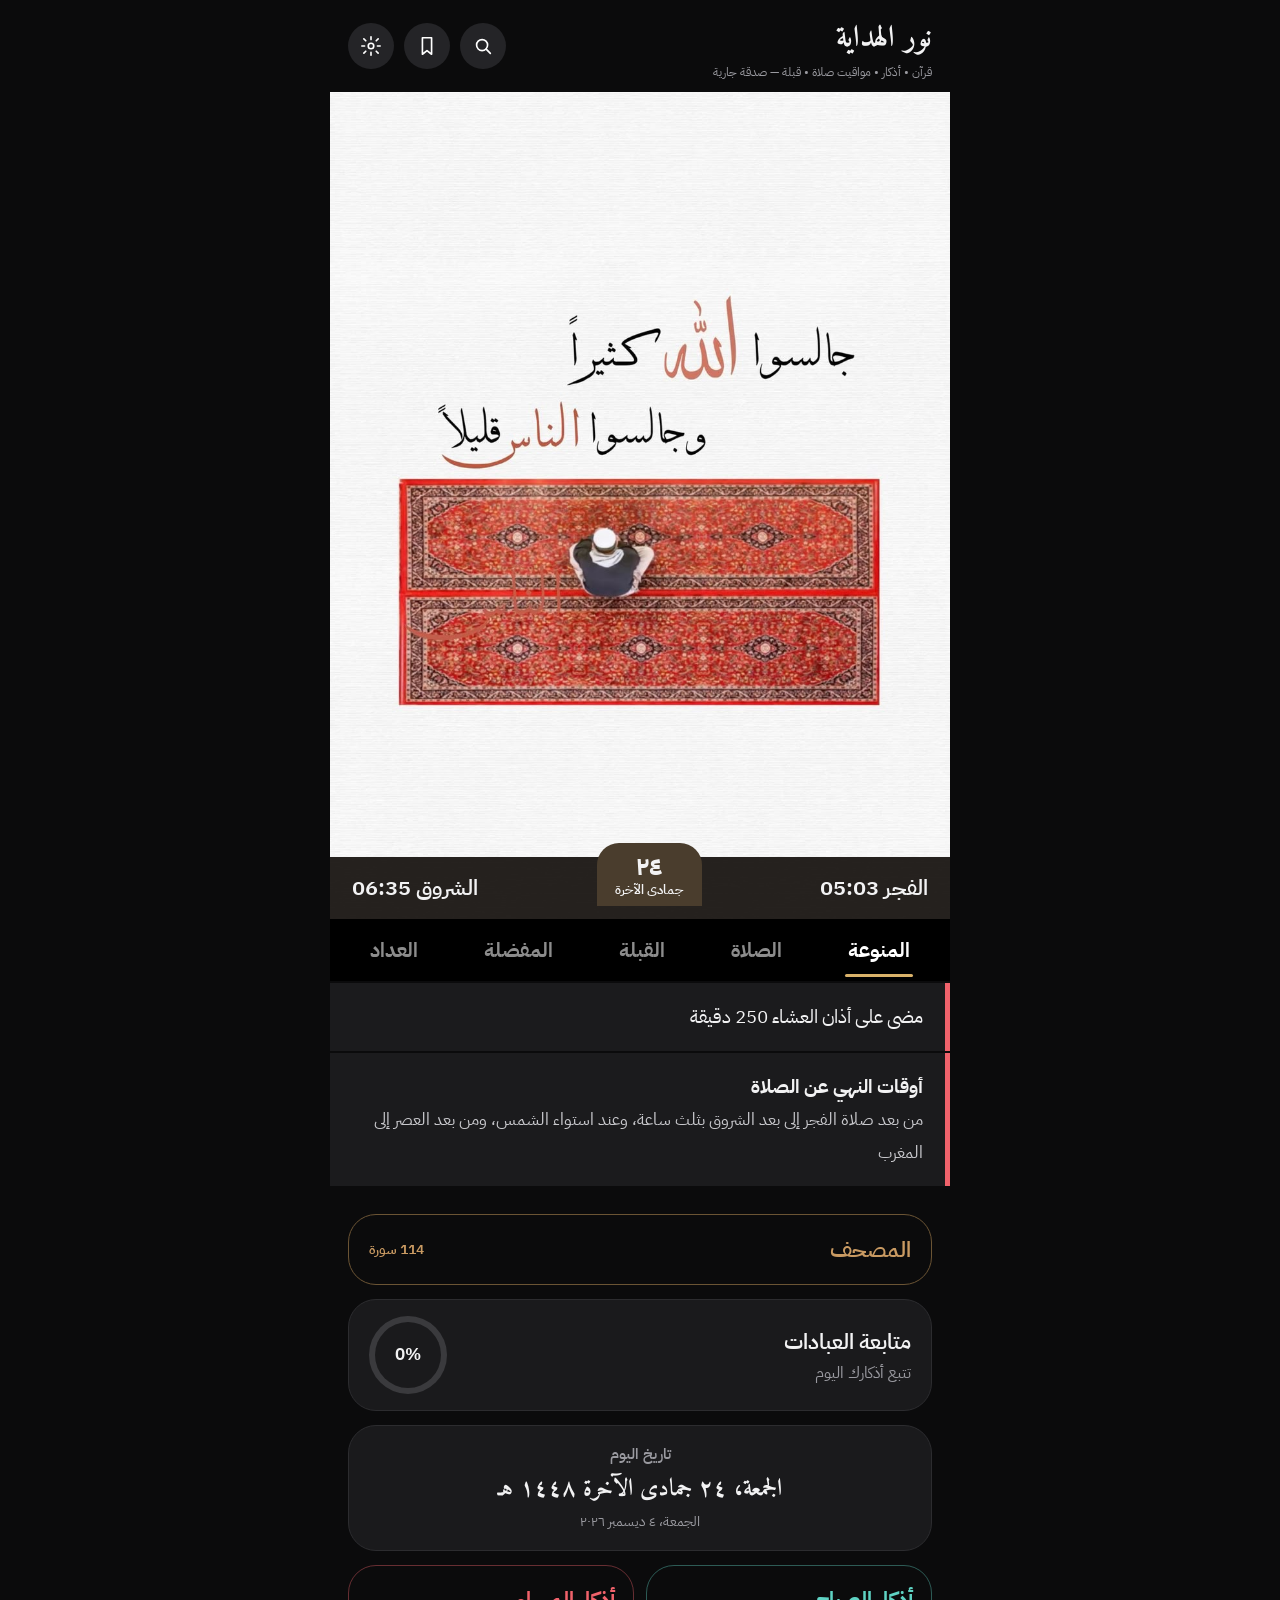
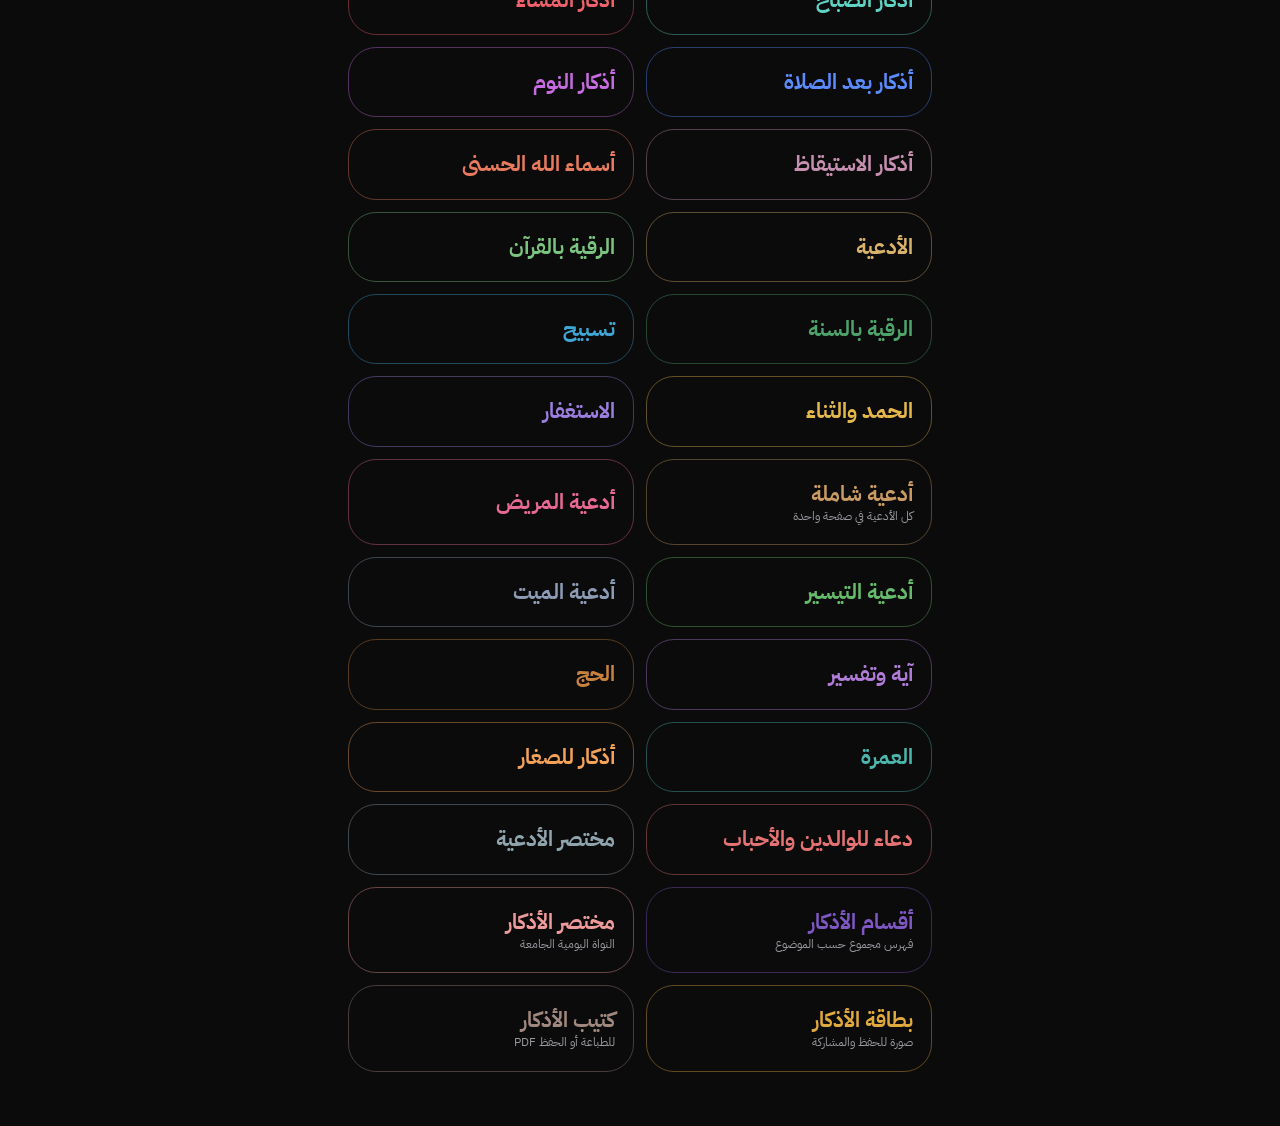
<file: 1-index.html>
<!DOCTYPE html>
<html lang="ar" dir="rtl">
<head>
<meta charset="utf-8">
<meta name="viewport" content="width=device-width, initial-scale=1, viewport-fit=cover">
<title>نور الهداية — صدقة جارية</title>
<meta name="description" content="نور الهداية — موقع إسلامي مجاني صدقة جارية: القرآن الكريم بصوت ٢٠ قارئًا، أذكار الصباح والمساء، مواقيت الصلاة، اتجاه القبلة، أسماء الله الحسنى، وعداد التسبيح.">
<meta property="og:title" content="نور الهداية — صدقة جارية">
<meta property="og:description" content="القرآن الكريم بصوت ٢٠ قارئًا، الأذكار والأدعية، مواقيت الصلاة، اتجاه القبلة، أسماء الله الحسنى — مجانًا كصدقة جارية.">
<meta property="og:type" content="website">
<link rel="stylesheet" href="https://fonts.googleapis.com/css2?family=Amiri:wght@400;700&family=IBM+Plex+Sans+Arabic:wght@400;600;700&display=swap">
<style>
:root{--bg:#0B0B0C;--card:#1A1A1C;--line:#2C2C2F;--ink:#F2F2F3;--mut:#9A9AA0;--red:#F0626B;--gold:#D9B26A;
box-sizing:border-box;padding-top:env(safe-area-inset-top,0px);padding-bottom:env(safe-area-inset-bottom,0px);color-scheme:dark}
html{scroll-padding-top:env(safe-area-inset-top,0px)}
*{box-sizing:border-box;-webkit-tap-highlight-color:transparent}
body{margin:0;background:var(--bg);color:var(--ink);font:600 17px/1.7 "IBM Plex Sans Arabic",Tahoma,sans-serif}
.view{max-width:620px;margin:0 auto;padding-bottom:40px;animation:in .35s cubic-bezier(.2,.8,.2,1)}
@keyframes in{from{opacity:0;transform:translateX(-18px)}}
[hidden]{display:none!important}
button{font:inherit;color:inherit;cursor:pointer}
.bar{display:flex;align-items:center;justify-content:space-between;padding:12px 18px}
.ib{width:46px;height:46px;border-radius:50%;border:0;background:#242427;display:grid;place-items:center;transition:transform .15s,background .2s}
.ib:active{transform:scale(.9)}.ib svg{width:22px;height:22px;fill:none;stroke:#fff;stroke-width:1.8;stroke-linecap:round;stroke-linejoin:round}
.grp{display:flex;gap:10px}
.brand{font:700 30px Amiri,serif}
.ttl{font-size:20px;display:flex;align-items:center;gap:12px}
.hero{height:290px;margin-top:-70px;padding-top:80px;background:linear-gradient(#1D3F66,#2D5379 45%,#C49A62 100%);position:relative;overflow:hidden;text-align:center}
.hero::after{content:"";position:absolute;left:50%;bottom:-120px;width:360px;height:360px;margin-left:-180px;border-radius:50%;background:radial-gradient(#FFD99A,transparent 65%);opacity:.55;animation:sun 6s ease-in-out infinite alternate}
@keyframes sun{to{transform:scale(1.15);opacity:.8}}
.ayah{font:400 28px/1.8 Amiri,serif;padding:60px 20px 0;position:relative;z-index:1}
.pt{position:absolute;inset:auto 0 0 0;height:62px;background:rgba(70,56,40,.85);display:flex;align-items:center;justify-content:space-between;padding:0 22px;z-index:1;font-size:22px}
.hj{background:#4A3D2D;border-radius:22px 22px 0 0;padding:8px 18px;line-height:1.2;margin-top:-26px;font-size:13px}.hj b{display:block;font-size:26px}
.tabs{display:flex;gap:6px;overflow-x:auto;padding:0 10px;background:#000;scrollbar-width:none}
.tabs::-webkit-scrollbar{display:none}
.tabs button{flex:1 0 auto;background:none;border:0;color:#fff;padding:14px 16px;font-size:20px;font-weight:700;opacity:.55;position:relative;transition:opacity .2s}
.tabs button[aria-selected=true]{opacity:1}
.tabs button[aria-selected=true]::after{content:"";position:absolute;inset:auto 22% 4px;height:3px;border-radius:3px;background:var(--gold);animation:in .3s}
.al{background:#1B1B1D;padding:18px 22px;margin-top:2px;border-inline-start:5px solid var(--red);margin-inline:0;font-size:19px;font-weight:400}
.al b{display:block;font-weight:700}.al small{color:#c9c9cd;font-size:17px}
.pane{padding:14px 18px;animation:in .35s}
.card{background:var(--card);border:1px solid var(--line);border-radius:28px;padding:16px 20px;margin-top:14px;display:flex;align-items:center;justify-content:space-between;width:100%;text-align:inherit}
.gold{color:#C99A62;border-color:#6b5434;background:transparent}
.ring{width:78px;height:78px;border-radius:50%;display:grid;place-items:center;background:conic-gradient(var(--gold) var(--p,0%),#3a3a3d 0)}
.ring span{width:66px;height:66px;border-radius:50%;background:var(--card);display:grid;place-items:center;font-size:17px}
.g2{display:grid;grid-template-columns:1fr 1fr;gap:12px;margin-top:14px}
.pill{border:1.5px solid color-mix(in srgb,var(--c) 40%,transparent);color:var(--c);background:transparent;border-radius:28px;padding:20px 18px;font-size:21px;font-weight:700;text-align:start;transition:transform .15s,background .2s;line-height:1.35}
.pill:active{transform:scale(.96)}.pill:hover{background:color-mix(in srgb,var(--c) 10%,transparent)}
.pill[disabled]{opacity:.4;cursor:default}.pill small{display:block;font-size:12px;font-weight:400;color:var(--mut)}
.row{display:flex;justify-content:space-between;padding:12px 4px;border-bottom:1px solid var(--line);font-size:20px}.row:last-child{border:0}.row.on{color:var(--gold)}
select,.b{font:inherit;background:#242427;color:#fff;border:0;border-radius:18px;padding:10px 16px;min-height:44px}
.b.p{background:var(--gold);color:#201a10}
.ctl{display:flex;flex-wrap:wrap;gap:8px;margin-top:12px}
.note{font-size:13px;color:var(--mut);font-weight:400;margin:10px 4px}
.sl{border:1px solid var(--line);background:var(--card);border-radius:26px;padding:12px;display:grid;grid-template-columns:auto 1fr;gap:4px 12px;text-align:start;transition:transform .15s;position:relative;min-height:96px}
.sl:active{transform:scale(.97)}
.sl i{font-style:normal;background:#242427;border-radius:12px;padding:0 14px;display:grid;place-items:center;font-size:18px;grid-row:span 2}
.sl b{font:700 25px Amiri,serif}.sl span{color:var(--mut);font-size:15px;font-weight:400}
input.s{width:100%;background:#242427;border:0;border-radius:22px;color:#fff;font:inherit;padding:12px 18px;margin:6px 0}
.rd{margin:14px 18px;border-radius:26px;padding:26px 20px;font:400 32px/2.4 Amiri,serif;text-align:center;background:var(--rb,#FCF8F3);color:var(--rt,#1b1b1b);min-height:300px;transition:background .3s,color .3s}
.zc{background:var(--card);border:1px solid var(--line);border-radius:26px;padding:18px;margin-top:14px;animation:in .4s both}
.zc.d{opacity:.5}.zt{font:400 24px/2.1 Amiri,serif}.zs{font-size:13px;color:var(--mut);font-weight:400}
.cnt{width:100%;margin-top:10px;border-radius:18px;border:0;padding:12px;background:#242427;font-size:18px}
.cc{width:230px;height:230px;border-radius:50%;margin:20px auto;display:grid;place-items:center;border:0;color:#fff;font:700 70px Amiri,serif;background:radial-gradient(circle at 30% 25%,#e6c987,#7a5d2c);transition:transform .1s;animation:br 4s ease-in-out infinite}
.cc:active{transform:scale(.93)}@keyframes br{50%{box-shadow:0 0 50px rgba(217,178,106,.4)}}
.cp{width:220px;height:220px;border-radius:50%;border:3px solid var(--gold);margin:16px auto;position:relative}
.nd{position:absolute;inset:0;transition:transform .3s}.nd::after{content:"";position:absolute;top:16px;left:50%;margin-left:-9px;border:9px solid transparent;border-bottom:78px solid var(--gold);border-top:0}
.cp::before{content:"ش";position:absolute;top:-2px;left:0;right:0;text-align:center;color:var(--mut)}
.sheet{position:fixed;inset:0;background:rgba(0,0,0,.55);z-index:9;display:flex;align-items:flex-end;animation:fade .25s}
@keyframes fade{from{opacity:0}}
.sh{background:#1C1C1E;border-radius:30px 30px 0 0;width:100%;max-width:620px;margin:0 auto;max-height:86vh;overflow:auto;padding:14px 18px calc(24px + env(safe-area-inset-bottom,0px));animation:up .35s cubic-bezier(.2,.8,.2,1)}
@keyframes up{from{transform:translateY(100%)}}
.sh h3{margin:0;font-size:20px;display:flex;justify-content:space-between;align-items:center;padding:8px 0 14px}
.th{border:2px solid transparent;border-radius:22px;height:92px;display:flex;align-items:center;justify-content:center;gap:10px;font:400 26px Amiri,serif;background:var(--rb);color:var(--rt)}
.th.on{border-color:#5ED27B}.th.au{background:#242427;color:#fff;font:700 17px "IBM Plex Sans Arabic",sans-serif}
#pb{position:fixed;inset:auto 0 0 0;z-index:8;background:#1C1C1E;border-top:1px solid var(--line);border-radius:26px 26px 0 0;padding:12px 16px calc(12px + env(safe-area-inset-bottom,0px));max-width:620px;margin:0 auto;animation:up .35s cubic-bezier(.2,.8,.2,1)}
#pb .r{display:flex;align-items:center;gap:8px;margin-top:8px}
#pb select{min-height:38px;padding:6px 10px;font-size:15px;flex:1;min-width:0}
#pb input[type=range]{flex:1;accent-color:#D9B26A}
body.pp .view{padding-bottom:230px}
.al2{display:block;margin:0 0 14px}
.hz{display:flex;overflow-x:auto;scroll-snap-type:x mandatory;scrollbar-width:none;min-height:280px}
.hz::-webkit-scrollbar{display:none}
.hp{min-width:100%;scroll-snap-align:center;display:flex;align-items:center;justify-content:center;text-align:center;padding:0 8px}
.rd.hzm{padding:14px 8px}
.seg.on{background:var(--gold);color:#201a10}
.tj-ham,.tj-slnt,.tj-lsham{color:#AAAAAA}.tj-mad2{color:#537FFF}.tj-madf{color:#4050FF}.tj-madw{color:#000EBC}.tj-mad6{color:#2144C1}.tj-qal{color:#DD0008}.tj-ikhf{color:#9400A8}.tj-ikhfs{color:#D500B7}.tj-iql{color:#26BFFD}.tj-ghu{color:#FF7E1E}.tj-idg{color:#169777}.tj-idgw{color:#169200}.tj-idgs{color:#58B800}
.hero.rug{margin-top:0;padding-top:0;height:auto;min-height:0;background:#f6f3ee}
.hero.rug::after{display:none}
.hero.rug .ayah{display:none}
#rugimg{display:none}
.hero.rug #rugimg{display:block;width:100%}
.hero.rug .pt{background:rgba(20,16,12,.92)}
button:focus-visible,select:focus-visible,input:focus-visible{outline:2px solid var(--gold);outline-offset:2px}
@media (prefers-reduced-motion:reduce){*,*::before,*::after{animation:none!important;transition:none!important}}
.bk{background:#FBF7EF;color:#241f18;border-radius:14px;margin:14px 18px;padding:26px 22px;font-family:Amiri,serif}
.bk h1{font-size:34px;margin:0 0 4px;color:#7A5C22}
.bk h2{font-size:26px;color:#7A5C22;border-bottom:2px solid #C9A85C;padding-bottom:6px;margin:26px 0 10px}
.bk .bi{margin:0 0 4px;font-size:19px;line-height:2}
.bk .bm{font-family:"IBM Plex Sans Arabic",sans-serif;font-size:12px;color:#8a7f6a;margin:0 0 14px}
@media print{
body>*{display:none!important}
#azbook{display:block!important}
#azbook .np{display:none!important}
.bk{margin:0;border-radius:0}
.bk h2{page-break-before:always}
.bk h2:first-of-type{page-break-before:avoid}
}
</style>
</head>
<body>

<div class="view" id="home">
<div class="bar" style="position:relative;z-index:3">
<div style="line-height:1.25"><span class="brand">نور الهداية</span><div style="font-size:12px;font-weight:400;color:var(--mut)">قرآن • أذكار • مواقيت صلاة • قبلة — صدقة جارية</div></div>
<div class="grp">
<button class="ib" data-go="mushaf" aria-label="بحث"><svg viewBox="0 0 24 24"><circle cx="11" cy="11" r="6"/><path d="M20 20l-4.5-4.5"/></svg></button>
<button class="ib" data-tab="fav" aria-label="المفضلة"><svg viewBox="0 0 24 24"><path d="M7 3h10v18l-5-4-5 4z"/></svg></button>
<button class="ib" id="gear" aria-label="الإعدادات"><svg viewBox="0 0 24 24"><circle cx="12" cy="12" r="3"/><path d="M12 2v3M12 19v3M4.2 4.2l2.1 2.1M17.7 17.7l2.1 2.1M2 12h3M19 12h3M4.2 19.8l2.1-2.1M17.7 6.3l2.1-2.1"/></svg></button>
</div></div>
<div class="hero" id="hero"><div class="ayah" id="ay"></div><img id="rugimg" src="rug.jpg" alt="جالسوا الله كثيرًا وجالسوا الناس قليلًا">
<div class="pt"><span id="hf"></span><span class="hj" id="hj"></span><span id="hs"></span></div></div>
<div class="tabs" role="tablist" id="tabs">
<button role="tab" data-tab="misc" aria-selected="true">المنوعة</button><button role="tab" data-tab="pray" aria-selected="false">الصلاة</button><button role="tab" data-tab="qibla" aria-selected="false">القبلة</button><button role="tab" data-tab="fav" aria-selected="false">المفضلة</button><button role="tab" data-tab="count" aria-selected="false">العداد</button>
</div>
<div class="al" id="al1"></div>
<div class="al"><b>أوقات النهي عن الصلاة</b><small>من بعد صلاة الفجر إلى بعد الشروق بثلث ساعة، وعند استواء الشمس، ومن بعد العصر إلى المغرب</small></div>

<div class="pane" id="p-misc">
<button class="card gold" data-go="mushaf"><span style="font-size:22px">المصحف</span><span id="mcount" style="font-size:14px"></span></button>
<div class="card"><div><div style="font-size:22px">متابعة العبادات</div><div style="color:var(--mut);font-weight:400;font-size:16px">تتبع أذكارك اليوم</div></div><div class="ring" id="ring"><span id="rt">0%</span></div></div>
<div class="card" style="display:block;text-align:center"><div style="color:var(--mut);font-size:15px">تاريخ اليوم</div><div id="dhij" style="font:700 24px Amiri,serif"></div><div id="dgre" style="color:var(--mut);font-size:14px;font-weight:400"></div></div>
<div class="g2">
<button class="pill" style="--c:#5FD3C4" data-go="adhkar" data-k="m">أذكار الصباح</button>
<button class="pill" style="--c:#F0626B" data-go="adhkar" data-k="e">أذكار المساء</button>
<button class="pill" style="--c:#5B8CFF" data-go="adhkar" data-k="p">أذكار بعد الصلاة</button>
<button class="pill" style="--c:#C66BE0" data-go="adhkar" data-k="s">أذكار النوم</button>
<button class="pill" style="--c:#C68FB0" data-go="adhkar" data-k="w">أذكار الاستيقاظ</button>
<button class="pill" style="--c:#E87A5D" data-go="names">أسماء الله الحسنى</button>
<button class="pill" style="--c:#D9B26A" data-go="duas">الأدعية</button>
<button class="pill" style="--c:#7BC47F" data-go="adhkar" data-k="rq">الرقية بالقرآن</button>
<button class="pill" style="--c:#4EA36B" data-go="adhkar" data-k="rs">الرقية بالسنة</button>
<button class="pill" style="--c:#3FA7D6" data-tab="count" data-pre="سبحان الله">تسبيح</button>
<button class="pill" style="--c:#E5B84B" data-tab="count" data-pre="الحمد لله">الحمد والثناء</button>
<button class="pill" style="--c:#9B7EDE" data-tab="count" data-pre="أستغفر الله">الاستغفار</button>
<button class="pill" style="--c:#C99A62" data-go="duas" data-k="__all">أدعية شاملة<small>كل الأدعية في صفحة واحدة</small></button>
<button class="pill" style="--c:#E86A92" data-go="duas" data-k="المريض">أدعية المريض</button>
<button class="pill" style="--c:#66BB6A" data-go="duas" data-k="التيسير">أدعية التيسير</button>
<button class="pill" style="--c:#8D9BB5" data-go="duas" data-k="الميت">أدعية الميت</button>
<button class="pill" style="--c:#B07CD8" data-go="tafsir">آية وتفسير</button>
<button class="pill" style="--c:#C9823E" data-go="steps" data-k="h">الحج</button>
<button class="pill" style="--c:#4DB6AC" data-go="steps" data-k="u">العمرة</button>
<button class="pill" style="--c:#F4A259" data-go="adhkar" data-k="k">أذكار للصغار</button>
<button class="pill" style="--c:#E57373" data-go="duas" data-k="للوالدين والأحباب">دعاء للوالدين والأحباب</button>
<button class="pill" style="--c:#90A4AE" data-go="duas" data-k="مختصر الأدعية">مختصر الأدعية</button>
<button class="pill" style="--c:#7E57C2" data-go="azsec">أقسام الأذكار<small>فهرس مجموع حسب الموضوع</small></button>
<button class="pill" style="--c:#EF9A9A" data-go="adhkar" data-k="mx">مختصر الأذكار<small>النواة اليومية الجامعة</small></button>
<button class="pill" style="--c:#E0A93E" data-go="azcard">بطاقة الأذكار<small>صورة للحفظ والمشاركة</small></button>
<button class="pill" style="--c:#A1887F" data-go="azbook">كتيب الأذكار<small>للطباعة أو الحفظ PDF</small></button>
</div></div>

<div class="pane" id="p-pray" hidden>
<div class="card" style="display:block;text-align:center"><div style="color:var(--mut);font-size:15px">الصلاة القادمة</div><div style="font:700 36px Amiri,serif;color:var(--gold)" id="nn"></div><div style="font-size:26px;font-variant-numeric:tabular-nums" id="nc"></div></div>
<div class="card" style="display:block" id="times"></div>
<div class="ctl"><select id="city" aria-label="المدينة"></select><button class="b p" id="gps">موقعي</button><select id="method" aria-label="طريقة الحساب"><option value="egy">الهيئة المصرية</option><option value="mwl">رابطة العالم الإسلامي</option><option value="umq">أم القرى</option></select></div>
<p class="note">المواقيت محسوبة فلكيًا حسب موقعك وطريقة الحساب، وقد تختلف بدقائق عن التقويم المحلي. تأكد من جهة الإفتاء في بلدك.</p></div>

<div class="pane" id="p-qibla" hidden>
<div class="card" style="display:block;text-align:center"><div style="font:700 38px Amiri,serif" id="qd">--</div>
<div class="cp"><div class="nd" id="nd"></div></div>
<button class="b p" id="comp">تفعيل البوصلة</button>
<p class="note" id="qn">الزاوية من الشمال الحقيقي حسب مدينتك المختارة في تبويب الصلاة. بوصلة الهاتف قد تتأثر بالمعادن، فعايرها بحركة رقم 8.</p></div></div>

<div class="pane" id="p-fav" hidden><div id="favl" class="g2"></div><p class="note" id="favn"></p></div>

<div class="pane" id="p-count" hidden>
<div class="ctl" style="justify-content:center"><select id="tt"><option>سبحان الله</option><option>الحمد لله</option><option>الله أكبر</option><option>لا إله إلا الله</option><option>أستغفر الله</option></select><select id="tg"><option value="33">33</option><option value="100">100</option><option value="0">بلا حد</option></select></div>
<button class="cc" id="cb">0</button>
<div class="ctl" style="justify-content:center;align-items:center"><span class="note" id="cd"></span><button class="b" id="cr">إعادة</button></div></div>
</div>

<div class="view" id="mushaf" hidden>
<div class="bar"><span class="ttl"><button class="ib" data-go="home" aria-label="رجوع"><svg viewBox="0 0 24 24"><path d="M9 5l7 7-7 7"/></svg></button>المصحف</span></div>
<div style="padding:0 18px"><button class="card gold" id="lsn" style="margin:0 0 8px"><span style="font-size:20px">استماع للقرآن</span><span style="font-size:14px">20 قارئًا</span></button><input class="s" id="sq" placeholder="ابحث عن سورة..." aria-label="بحث"><div class="g2" id="sg"></div></div></div>

<div class="view" id="reader" hidden>
<div class="bar"><span class="ttl"><button class="ib" data-go="mushaf" aria-label="رجوع"><svg viewBox="0 0 24 24"><path d="M9 5l7 7-7 7"/></svg></button><span id="rn"></span></span>
<div class="grp"><button class="ib" id="pl" aria-label="استماع"><svg viewBox="0 0 24 24"><path d="M8 5v14l11-7z"/></svg></button><button class="ib" id="bm" aria-label="حفظ"><svg viewBox="0 0 24 24"><path d="M7 3h10v18l-5-4-5 4z"/></svg></button><button class="ib" id="gear2" aria-label="الإعدادات"><svg viewBox="0 0 24 24"><circle cx="12" cy="12" r="3"/><path d="M12 2v3M12 19v3M4.2 4.2l2.1 2.1M17.7 17.7l2.1 2.1M2 12h3M19 12h3M4.2 19.8l2.1-2.1M17.7 6.3l2.1-2.1"/></svg></button></div></div>
<div class="rd" id="rb"></div><p class="note" style="margin:0 24px" id="rnote"></p></div>

<div class="view" id="adhkar" hidden>
<div class="bar"><span class="ttl"><button class="ib" data-go="home" aria-label="رجوع"><svg viewBox="0 0 24 24"><path d="M9 5l7 7-7 7"/></svg></button><span id="an"></span></span></div>
<div style="padding:0 18px" id="al"></div><p class="note" style="margin:10px 24px" id="adnote">مجموعة مختارة من الصحيح الثابت. المكتبة الكاملة تُضاف بعد مراجعة تخريجها.</p></div>

<div class="view" id="azsec" hidden>
<div class="bar"><span class="ttl"><button class="ib" data-go="home" aria-label="رجوع"><svg viewBox="0 0 24 24"><path d="M9 5l7 7-7 7"/></svg></button>أقسام الأذكار</span></div>
<div style="padding:0 18px">
<div class="zs" style="color:var(--gold);font-weight:700;margin:8px 0">أذكار اليوم والليلة</div>
<div class="g2">
<button class="pill" style="--c:#5FD3C4" data-go="adhkar" data-k="m">أذكار الصباح<small data-cnt="m"></small></button>
<button class="pill" style="--c:#F0626B" data-go="adhkar" data-k="e">أذكار المساء<small data-cnt="e"></small></button>
<button class="pill" style="--c:#5B8CFF" data-go="adhkar" data-k="p">أذكار بعد الصلاة<small data-cnt="p"></small></button>
<button class="pill" style="--c:#C66BE0" data-go="adhkar" data-k="s">أذكار النوم<small data-cnt="s"></small></button>
<button class="pill" style="--c:#C68FB0" data-go="adhkar" data-k="w">أذكار الاستيقاظ<small data-cnt="w"></small></button>
<button class="pill" style="--c:#EF9A9A" data-go="adhkar" data-k="mx">مختصر الأذكار<small data-cnt="mx"></small></button>
</div>
<div class="zs" style="color:var(--gold);font-weight:700;margin:18px 0 8px">الرقية الشرعية</div>
<div class="g2">
<button class="pill" style="--c:#7BC47F" data-go="adhkar" data-k="rq">الرقية بالقرآن<small data-cnt="rq"></small></button>
<button class="pill" style="--c:#4EA36B" data-go="adhkar" data-k="rs">الرقية بالسنة<small data-cnt="rs"></small></button>
</div>
<div class="zs" style="color:var(--gold);font-weight:700;margin:18px 0 8px">للعائلة</div>
<div class="g2">
<button class="pill" style="--c:#F4A259" data-go="adhkar" data-k="k">أذكار للصغار<small data-cnt="k"></small></button>
<button class="pill" style="--c:#E57373" data-go="duas" data-k="للوالدين والأحباب">دعاء للوالدين والأحباب<small data-dcnt="1"></small></button>
</div>
<p class="note">كل قسم مأخوذ من الثابت في القرآن والسنة الصحيحة مع مصدره.</p>
</div></div>

<div class="view" id="azcard" hidden>
<div class="bar"><span class="ttl"><button class="ib" data-go="home" aria-label="رجوع"><svg viewBox="0 0 24 24"><path d="M9 5l7 7-7 7"/></svg></button>بطاقة الأذكار</span></div>
<div style="padding:0 18px">
<select id="ck" class="s" style="width:100%" aria-label="القسم"></select>
<canvas id="cvs" width="1080" height="1400" style="width:100%;border-radius:14px;background:#17171A;display:block"></canvas>
<div class="ctl" style="justify-content:center;margin-top:12px"><button class="b p" id="cdl">تنزيل البطاقة PNG</button><button class="b" id="csh">مشاركة</button></div>
<p class="note" id="cnote">البطاقة تُرسم على جهازك من نصوص التطبيق نفسها بلا خوادم. اختر القسم ثم نزّلها أو شاركها.</p>
</div></div>

<div class="view" id="azbook" hidden>
<div class="bar np"><span class="ttl"><button class="ib" data-go="home" aria-label="رجوع"><svg viewBox="0 0 24 24"><path d="M9 5l7 7-7 7"/></svg></button>كتيب الأذكار</span></div>
<div style="padding:0 18px" class="np">
<button class="b p" id="bpr" style="width:100%">طباعة الكتيب / حفظه PDF</button>
<p class="note">يفتح الكتيب بتنسيق ورقي جاهز للطباعة؛ اختر «حفظ بتنسيق PDF» من نافذة الطباعة لتنزيله ملفًا.</p>
</div>
<div id="bkc" class="bk"></div>
</div>

<div id="pb" hidden>
<div style="display:flex;justify-content:space-between;align-items:center"><b id="ptl"></b><button class="ib" id="px" aria-label="إغلاق" style="width:36px;height:36px"><svg viewBox="0 0 24 24"><path d="M6 6l12 12M18 6L6 18"/></svg></button></div>
<div class="zs" id="pm"></div>
<div class="r"><select id="rs" aria-label="القارئ"></select><select id="sp" aria-label="السرعة"><option value="0.75">0.75x</option><option value="1" selected>1x</option><option value="1.25">1.25x</option><option value="1.5">1.5x</option></select></div>
<div class="r"><input type="range" id="sk" min="0" max="1000" value="0" aria-label="التقدم"></div>
<div class="r" style="justify-content:center;gap:12px"><button class="b" id="pv">السابقة</button><button class="ib" id="ppl" aria-label="تشغيل" style="width:58px;height:58px;background:#D9B26A;color:#201a10;font-size:20px">▶</button><button class="b" id="pn">التالية</button><label class="zs"><input type="checkbox" id="rp"> تكرار</label></div></div>

<div class="view" id="names" hidden>
<div class="bar"><span class="ttl"><button class="ib" data-go="home" aria-label="رجوع"><svg viewBox="0 0 24 24"><path d="M9 5l7 7-7 7"/></svg></button>أسماء الله الحسنى</span></div>
<div style="padding:0 18px" class="g2" id="ng"></div></div>

<div class="view" id="duas" hidden>
<div class="bar"><span class="ttl"><button class="ib" data-go="home" aria-label="رجوع"><svg viewBox="0 0 24 24"><path d="M9 5l7 7-7 7"/></svg></button>الأدعية</span></div>
<div style="padding:0 18px"><select id="dc" aria-label="القسم" style="width:100%"></select><div id="dl"></div><p class="note">مجموعة مختارة من القرآن ومن الصحيح الثابت في السنة، مع المصدر.</p></div></div>

<div class="view" id="tafsir" hidden>
<div class="bar"><span class="ttl"><button class="ib" data-go="home" aria-label="رجوع"><svg viewBox="0 0 24 24"><path d="M9 5l7 7-7 7"/></svg></button>آية وتفسير</span></div>
<div style="padding:0 18px">
<div class="zc"><div class="zt" id="tq"></div><div class="zs" id="tqr"></div></div>
<div class="zc"><div style="font:400 18px/2 \'IBM Plex Sans Arabic\',sans-serif" id="tt2"></div><div class="zs">التفسير الميسّر — مجمع الملك فهد لطباعة المصحف الشريف</div></div>
<button class="cnt" id="tnext">آية أخرى</button>
<p class="note">النص بالرسم العثماني والتفسير من التفسير الميسّر. يحتاج هذا القسم اتصالًا بالإنترنت.</p>
</div></div>

<div class="view" id="steps" hidden>
<div class="bar"><span class="ttl"><button class="ib" data-go="home" aria-label="رجوع"><svg viewBox="0 0 24 24"><path d="M9 5l7 7-7 7"/></svg></button><span id="stn"></span></span></div>
<div style="padding:0 18px" id="stl"></div>
<p class="note" style="margin:10px 24px" id="stnote"></p></div>

<div class="sheet" id="sheet" hidden><div class="sh">
<h3>إعدادات المصحف<button class="ib" id="sx" aria-label="إغلاق"><svg viewBox="0 0 24 24"><path d="M6 6l12 12M18 6L6 18"/></svg></button></h3>
<div style="margin-bottom:6px">ألوان القراءة</div><div class="g2" id="themes"></div>
<div style="margin:18px 0 4px">حجم الخط</div><input type="range" id="fsz" min="22" max="50" style="width:100%;accent-color:#D9B26A">
<div style="margin:18px 0 4px">عرض الآيات</div><div class="ctl" id="qmrow"><button class="b seg" data-qm="0">متصل</button><button class="b seg" data-qm="1">كل آية في سطر</button></div>
<div style="margin:18px 0 4px">اتجاه التصفح</div><div class="ctl" id="qdrow"><button class="b seg" data-qd="v">عمودي</button><button class="b seg" data-qd="h">أفقي (صفحة لكل آية)</button></div>
<div style="margin:18px 0 4px">ألوان التجويد</div><div class="ctl" id="tjrow"><button class="b seg" data-tj="0">إيقاف</button><button class="b seg" data-tj="1">تشغيل</button></div>
<p class="note" id="tjleg" hidden>دليل الألوان: <span style="color:#888">رمادي: لا يُنطق (همزة وصل/لام شمسية/ساكن)</span> • <span style="color:#537FFF">أزرق فاتح: مد طبيعي</span> • <span style="color:#4050FF">أزرق: مد فرعي (متصل ومنفصل ولازم)</span> • <span style="color:#DD0008">أحمر: قلقلة</span> • <span style="color:#FF7E1E">برتقالي: غنة</span> • <span style="color:#9400A8">بنفسجي: إخفاء</span> • <span style="color:#26BFFD">سماوي: إقلاب</span> • <span style="color:#169200">أخضر: إدغام</span>. التلوين على النص العثماني نفسه، ويحتاج اتصالًا بالإنترنت عند أول تحميل لكل سورة.</p>
<p class="note">المصحف المطبوع بصفحاته (مصحف المدينة) وقراءة ورش عن نافع غير مضافين في هذه النسخة. توجد مصادر موثوقة لهما (مجمع الملك فهد لطباعة المصحف الشريف، ومكتبة QUL لنص ورش)، لكن إدماجهما يحتاج مراجعة الخط والترخيص أولًا.</p>
</div></div>

<script>
const $=s=>document.querySelector(s),$$=s=>[...document.querySelectorAll(s)],rad=Math.PI/180;
const store={get(k,d){try{const v=localStorage.getItem("noor:"+k);return v===null?d:JSON.parse(v)}catch(e){return d}},set(k,v){try{localStorage.setItem("noor:"+k,JSON.stringify(v))}catch(e){}}};
const day=()=>new Date().toDateString();

/* التنقل */
let cur="home";
function go(v,k){
  $$(".view").forEach(x=>x.hidden=x.id!==v);cur=v;scrollTo(0,0);
  if(v==="adhkar")openAdhkar(k);
  if(v==="duas"){if(k)$("#dc").value=k;duas()}
  if(v==="tafsir")loadTaf();
  if(v==="steps")drawSteps(k||"h");
  if(v==="azsec")azsecFill();
  if(v==="azbook")buildBook();
  if(v==="azcard")initCard();
}
document.addEventListener("click",e=>{
  const g=e.target.closest("[data-go]");if(g){go(g.dataset.go,g.dataset.k);return}
  const t=e.target.closest("[data-tab]");if(t){tab(t.dataset.tab);if(t.dataset.pre)$("#tt").value=t.dataset.pre}
});
function tab(n){
  go("home");$$("#tabs button").forEach(b=>b.setAttribute("aria-selected",b.dataset.tab===n));
  $$(".pane").forEach(p=>p.hidden=p.id!=="p-"+n);if(n==="fav")favs();
}

/* أقسام وبطاقة وكتيب الأذكار */
function azsecFill(){$$("#azsec [data-cnt]").forEach(el=>{const n=AD[el.dataset.cnt][1].length;el.textContent=n+" أذكار"});$$("#azsec [data-dcnt]").forEach(el=>{el.textContent=(DU["للوالدين والأحباب"]||[]).length+" أدعية"})}
function buildBook(){if(buildBook.d)return;buildBook.d=1;let h='<h1>كتيب الأذكار</h1><div class="bm" style="margin-bottom:18px">نور الهداية — أذكار من القرآن والسنة الصحيحة مع مصادرها</div>';
["m","e","p","s","w","rq","rs","k"].forEach(k=>{h+=`<h2>${AD[k][0]}</h2>`+(ADN[k]?`<div class="bm" style="margin:0 0 12px">${ADN[k]}</div>`:"");
AD[k][1].forEach(z=>{h+=`<p class="bi">${z[0]}</p><div class="bm">التكرار: ${z[1]}${z[1]>1?" مرات":" مرة"} — ${z[2]}</div>`})});
$("#bkc").innerHTML=h}
$("#bpr").onclick=()=>window.print();
function wrapCv(x,t,mw){const ws=t.split(/\s+/),L=[];let c="";for(const w of ws){const v=c?c+" "+w:w;if(x.measureText(v).width>mw&&c){L.push(c);c=w}else c=v}if(c)L.push(c);return L}
async function drawCard(){await document.fonts.ready;const d=AD[$("#ck").value]||AD.mx,c=$("#cvs"),x=c.getContext("2d"),W=1080,H=1400;
x.fillStyle="#17171A";x.fillRect(0,0,W,H);
x.strokeStyle="#D9B26A";x.lineWidth=6;x.strokeRect(24,24,W-48,H-48);
x.strokeStyle="rgba(217,178,106,.35)";x.lineWidth=2;x.strokeRect(40,40,W-80,H-80);
x.direction="rtl";x.textAlign="center";
x.fillStyle="#D9B26A";x.font="700 60px Amiri,serif";x.fillText("نور الهداية",W/2,130);
x.font="400 34px 'IBM Plex Sans Arabic',sans-serif";x.fillStyle="#E9E4DA";x.fillText(d[0],W/2,195);
x.strokeStyle="rgba(217,178,106,.6)";x.lineWidth=2;x.beginPath();x.moveTo(180,225);x.lineTo(W-180,225);x.stroke();
const max=6;let y=290;x.textAlign="right";
for(const z of d[1].slice(0,max)){
x.font="400 36px Amiri,serif";x.fillStyle="#F4F1E8";
for(const ln of wrapCv(x,z[0],W-200)){if(y>H-170)break;x.fillText(ln,W-100,y);y+=58}
if(z[1]>1&&y<H-170){x.font="600 26px 'IBM Plex Sans Arabic',sans-serif";x.fillStyle="#D9B26A";x.fillText("× "+z[1],W-100,y+6);y+=10}
y+=40;
x.strokeStyle="rgba(255,255,255,.08)";x.lineWidth=1;x.beginPath();x.moveTo(140,y-20);x.lineTo(W-140,y-20);x.stroke();
if(y>H-170)break}
x.textAlign="center";x.font="400 26px 'IBM Plex Sans Arabic',sans-serif";
if(d[1].length>max){x.fillStyle="#9a958c";x.fillText("وبقية الأذكار في قسم «"+d[0]+"» داخل التطبيق",W/2,H-108)}
x.fillStyle="#8b8578";x.fillText("صدقة جارية — انشرها تؤجر",W/2,H-62)}
function initCard(){if(!$("#ck").options.length){Object.keys(AD).forEach(k=>$("#ck").add(new Option(AD[k][0],k)));$("#ck").value="mx"}drawCard()}
$("#ck").onchange=drawCard;
$("#cdl").onclick=()=>$("#cvs").toBlob(b=>{const a=document.createElement("a");a.href=URL.createObjectURL(b);a.download="azkar-card.png";a.click();setTimeout(()=>URL.revokeObjectURL(a.href),4000)},"image/png");
$("#csh").onclick=()=>$("#cvs").toBlob(async b=>{const f=new File([b],"azkar-card.png",{type:"image/png"});
if(navigator.canShare&&navigator.canShare({files:[f]})){try{await navigator.share({files:[f],title:"بطاقة الأذكار"})}catch(e){}}
else{$("#cdl").click();$("#cnote").textContent="المشاركة المباشرة غير مدعومة في هذا المتصفح، فنزّلنا البطاقة بدلًا منها."}},"image/png");

/* المواقيت */
const CITIES={"القاهرة":[30.0444,31.2357,"Africa/Cairo"],"الجيزة":[30.0131,31.2089,"Africa/Cairo"],"الإسكندرية":[31.2001,29.9187,"Africa/Cairo"],"أسوان":[24.0889,32.8998,"Africa/Cairo"],"مكة المكرمة":[21.3891,39.8579,"Asia/Riyadh"],"المدينة المنورة":[24.4672,39.6111,"Asia/Riyadh"],"الرياض":[24.7136,46.6753,"Asia/Riyadh"],"دبي":[25.2048,55.2708,"Asia/Dubai"]};
const MT={egy:[19.5,17.5,0],mwl:[18,17,0],umq:[18.5,0,90]};
const NM={fajr:"الفجر",sunrise:"الشروق",dhuhr:"الظهر",asr:"العصر",maghrib:"المغرب",isha:"العشاء"};
let loc=store.get("loc",null)||{n:"الجيزة",lat:30.0131,lon:31.2089,tz:"Africa/Cairo"},method=store.get("method","egy");
const cs=$("#city");Object.keys(CITIES).forEach(c=>cs.add(new Option(c,c)));cs.add(new Option("موقعي الحالي","gps"));cs.value=loc.n in CITIES?loc.n:"gps";$("#method").value=method;
function calc(y,m,d,lat,lon,mt){
  const D=(Date.UTC(y,m,d,12)-Date.UTC(2000,0,1,12))/864e5,g=(357.529+.98560028*D)%360,q=(280.459+.98564736*D)%360;
  const L=q+1.915*Math.sin(g*rad)+.02*Math.sin(2*g*rad),e=23.439-3.6e-7*D;
  const ra=(Math.atan2(Math.cos(e*rad)*Math.sin(L*rad),Math.cos(L*rad))/rad/15+24)%24,dec=Math.asin(Math.sin(e*rad)*Math.sin(L*rad));
  let eq=q/15-ra;eq=((eq+12)%24+24)%24-12;const noon=12-lon/15-eq;
  const ha=a=>{const c=(Math.sin(a*rad)-Math.sin(lat*rad)*Math.sin(dec))/(Math.cos(lat*rad)*Math.cos(dec));return Math.acos(Math.max(-1,Math.min(1,c)))/rad/15};
  const asr=Math.atan(1/(1+Math.tan(Math.abs(lat*rad-dec))))/rad,B=Date.UTC(y,m,d),T=h=>B+h*36e5,[fa,ia,im]=mt,mg=noon+ha(-.833);
  return{fajr:T(noon-ha(-fa)),sunrise:T(noon-ha(-.833)),dhuhr:T(noon+.0333),asr:T(noon+ha(asr)),maghrib:T(mg),isha:T(im?mg+im/60:noon+ha(-ia))};
}
function ymd(ms,tz){const p=new Intl.DateTimeFormat("en-CA",{timeZone:tz,year:"numeric",month:"2-digit",day:"2-digit"}).format(ms).split("-");return[+p[0],p[1]-1,+p[2]]}
const AY=["أَلَا بِذِكْرِ ٱللَّهِ تَطْمَئِنُّ ٱلْقُلُوبُ","إِنَّ مَعَ ٱلْعُسْرِ يُسْرًا","فَٱذْكُرُونِىٓ أَذْكُرْكُمْ"];
let nt=0;
function render(){
  const now=Date.now(),[y,m,d]=ymd(now,loc.tz),mt=MT[method],T=calc(y,m,d,loc.lat,loc.lon,mt),T2=calc(y,m,d+1,loc.lat,loc.lon,mt);
  const f=new Intl.DateTimeFormat("en-GB",{timeZone:loc.tz,hour:"2-digit",minute:"2-digit",hour12:false});
  const keys=Object.keys(NM);let nx=keys.filter(k=>k!=="sunrise").find(k=>T[k]>now);nt=nx?T[nx]:T2.fajr;nx=nx||"fajr";
  $("#times").innerHTML=keys.map(k=>`<div class="row${k===nx?" on":""}"><span>${NM[k]}</span><span>${f.format(T[k])}</span></div>`).join("");
  $("#nn").textContent=NM[nx];$("#hf").textContent="الفجر "+f.format(T.fajr);$("#hs").textContent="الشروق "+f.format(T.sunrise);
  const hd=n=>new Intl.DateTimeFormat("ar-SA-u-ca-islamic-umalqura",{timeZone:loc.tz,...n}).format(now);
  $("#hj").innerHTML=`<b>${hd({day:"numeric"})}</b>${hd({month:"long"})}`;
  const past=["fajr","dhuhr","asr","maghrib","isha"].filter(k=>T[k]<=now).pop();
  $("#al1").innerHTML=past?`مضى على أذان ${NM[past]} ${Math.floor((now-T[past])/6e4)} دقيقة`:`باقي على أذان الفجر ${Math.ceil((T.fajr-now)/6e4)} دقيقة`;
  $("#ay").textContent=AY[new Date().getDate()%AY.length];
  $("#dhij").textContent=new Intl.DateTimeFormat("ar-SA-u-ca-islamic-umalqura",{timeZone:loc.tz,weekday:"long",day:"numeric",month:"long",year:"numeric"}).format(now);
  $("#dgre").textContent=new Intl.DateTimeFormat("ar-EG-u-ca-gregory",{timeZone:loc.tz,weekday:"long",day:"numeric",month:"long",year:"numeric"}).format(now);
  tick();prog();
}
function tick(){const s=Math.max(0,Math.floor((nt-Date.now())/1e3)),p=n=>String(n).padStart(2,"0");$("#nc").textContent=`${p(s/3600|0)}:${p(s%3600/60|0)}:${p(s%60)}`;if(!s)setTimeout(render,1200)}
setInterval(tick,1e3);
cs.onchange=()=>{if(cs.value==="gps"){$("#gps").click();return}const c=CITIES[cs.value];loc={n:cs.value,lat:c[0],lon:c[1],tz:c[2]};store.set("loc",loc);render();qibla()};
$("#method").onchange=e=>{method=e.target.value;store.set("method",method);render()};
$("#gps").onclick=()=>{if(!navigator.geolocation){alert("المتصفح لا يدعم تحديد الموقع");return}
  navigator.geolocation.getCurrentPosition(p=>{loc={n:"موقعي",lat:p.coords.latitude,lon:p.coords.longitude,tz:Intl.DateTimeFormat().resolvedOptions().timeZone};store.set("loc",loc);cs.value="gps";render();qibla()},()=>alert("لم نستطع تحديد موقعك. اختر مدينتك من القائمة."),{timeout:1e4})};

/* القبلة */
let qdeg=0,hd=null;
function qibla(){const a=loc.lat*rad,b=21.4225*rad,dl=(39.8262-loc.lon)*rad;qdeg=(Math.atan2(Math.sin(dl)*Math.cos(b),Math.cos(a)*Math.sin(b)-Math.sin(a)*Math.cos(b)*Math.cos(dl))/rad+360)%360;$("#qd").textContent=Math.round(qdeg)+"°";spin()}
function spin(){$("#nd").style.transform=`rotate(${hd===null?qdeg:qdeg-hd}deg)`}
$("#comp").onclick=async()=>{try{
  if(window.DeviceOrientationEvent&&DeviceOrientationEvent.requestPermission&&await DeviceOrientationEvent.requestPermission()!=="granted")throw 0;
  const h=e=>{const v=e.webkitCompassHeading??(e.alpha!=null?360-e.alpha:null);if(v!=null){hd=v;spin()}};
  addEventListener("deviceorientationabsolute",h,true);addEventListener("deviceorientation",h,true);$("#qn").textContent="حرّك الهاتف أفقيًا حتى يشير السهم لأعلى."}
  catch(e){$("#qn").textContent="البوصلة غير متاحة أو لم تُمنح الإذن. السهم يوضح الزاوية من الشمال فقط."}};

/* المصحف */
const SN="الفاتحة,البقرة,آل عمران,النساء,المائدة,الأنعام,الأعراف,الأنفال,التوبة,يونس,هود,يوسف,الرعد,إبراهيم,الحجر,النحل,الإسراء,الكهف,مريم,طه,الأنبياء,الحج,المؤمنون,النور,الفرقان,الشعراء,النمل,القصص,العنكبوت,الروم,لقمان,السجدة,الأحزاب,سبأ,فاطر,يس,الصافات,ص,الزمر,غافر,فصلت,الشورى,الزخرف,الدخان,الجاثية,الأحقاف,محمد,الفتح,الحجرات,ق,الذاريات,الطور,النجم,القمر,الرحمن,الواقعة,الحديد,المجادلة,الحشر,الممتحنة,الصف,الجمعة,المنافقون,التغابن,الطلاق,التحريم,الملك,القلم,الحاقة,المعارج,نوح,الجن,المزمل,المدثر,القيامة,الإنسان,المرسلات,النبأ,النازعات,عبس,التكوير,الانفطار,المطففين,الانشقاق,البروج,الطارق,الأعلى,الغاشية,الفجر,البلد,الشمس,الليل,الضحى,الشرح,التين,العلق,القدر,البينة,الزلزلة,العاديات,القارعة,التكاثر,العصر,الهمزة,الفيل,قريش,الماعون,الكوثر,الكافرون,النصر,المسد,الإخلاص,الفلق,الناس".split(",");
const AC=[7,286,200,176,120,165,206,75,129,109,123,111,43,52,99,128,111,110,98,135,112,78,118,64,77,227,93,88,69,60,34,30,73,54,45,83,182,88,75,85,54,53,89,59,37,35,38,29,18,45,60,49,62,55,78,96,29,22,24,13,14,11,11,18,12,12,30,52,52,44,28,28,20,56,40,31,50,40,46,42,29,19,36,25,22,17,19,26,30,20,15,21,11,8,8,19,5,8,8,11,11,8,3,9,5,4,7,3,6,3,5,4,5,6];
const TX={1:"بِسْمِ ٱللَّهِ ٱلرَّحْمَٰنِ ٱلرَّحِيمِ ﴿١﴾ ٱلْحَمْدُ لِلَّهِ رَبِّ ٱلْعَٰلَمِينَ ﴿٢﴾ ٱلرَّحْمَٰنِ ٱلرَّحِيمِ ﴿٣﴾ مَٰلِكِ يَوْمِ ٱلدِّينِ ﴿٤﴾ إِيَّاكَ نَعْبُدُ وَإِيَّاكَ نَسْتَعِينُ ﴿٥﴾ ٱهْدِنَا ٱلصِّرَٰطَ ٱلْمُسْتَقِيمَ ﴿٦﴾ صِرَٰطَ ٱلَّذِينَ أَنْعَمْتَ عَلَيْهِمْ غَيْرِ ٱلْمَغْضُوبِ عَلَيْهِمْ وَلَا ٱلضَّآلِّينَ ﴿٧﴾",
112:"قُلْ هُوَ ٱللَّهُ أَحَدٌ ﴿١﴾ ٱللَّهُ ٱلصَّمَدُ ﴿٢﴾ لَمْ يَلِدْ وَلَمْ يُولَدْ ﴿٣﴾ وَلَمْ يَكُن لَّهُۥ كُفُوًا أَحَدٌۢ ﴿٤﴾",
113:"قُلْ أَعُوذُ بِرَبِّ ٱلْفَلَقِ ﴿١﴾ مِن شَرِّ مَا خَلَقَ ﴿٢﴾ وَمِن شَرِّ غَاسِقٍ إِذَا وَقَبَ ﴿٣﴾ وَمِن شَرِّ ٱلنَّفَّٰثَٰتِ فِى ٱلْعُقَدِ ﴿٤﴾ وَمِن شَرِّ حَاسِدٍ إِذَا حَسَدَ ﴿٥﴾",
114:"قُلْ أَعُوذُ بِرَبِّ ٱلنَّاسِ ﴿١﴾ مَلِكِ ٱلنَّاسِ ﴿٢﴾ إِلَٰهِ ٱلنَّاسِ ﴿٣﴾ مِن شَرِّ ٱلْوَسْوَاسِ ٱلْخَنَّاسِ ﴿٤﴾ ٱلَّذِى يُوَسْوِسُ فِى صُدُورِ ٱلنَّاسِ ﴿٥﴾ مِنَ ٱلْجِنَّةِ وَٱلنَّاسِ ﴿٦﴾"};
$("#mcount").textContent="114 سورة";
function list(q=""){$("#sg").innerHTML=SN.map((n,i)=>[i,n]).filter(x=>x[1].includes(q.trim())).map(([i,n])=>`<button class="sl" data-s="${i+1}"><i>${i+1}</i><b>سورة ${n}</b><span>آياتها: ${AC[i]}</span></button>`).join("")||'<p class="note">لا توجد نتيجة</p>'}
$("#sq").oninput=e=>list(e.target.value);list();
let sura=1;
$("#sg").onclick=e=>{const b=e.target.closest("[data-s]");if(b)read(+b.dataset.s)};
let rbHtml="";
function paintRb(){let h=rbHtml;
  if(qm===1||qd==="h"){const parts=h.split(/(?<=﴾) /);
    h=qd==="h"?'<div class="hz">'+parts.map(p=>'<div class="hp">'+p+'</div>').join("")+'</div>':parts.map(p=>'<div class="al2">'+p+'</div>').join("")}
  const rb=$("#rb");rb.innerHTML=h;rb.classList.toggle("hzm",qd==="h");rb.style.fontSize=fz+"px"}
function read(n){sura=n;store.set("last",n);$("#rn").textContent="سورة "+SN[n-1];
  rbHtml=TX[n]||"";paintRb();$("#rnote").textContent=TX[n]?"":"";
  if(!TX[n]){$("#rb").innerHTML='<span style="font:600 18px/1.9 \'IBM Plex Sans Arabic\',sans-serif">جارٍ تحميل النص...</span>'}
  loadSura(n);bmk();go("reader")}
const dig=n=>String(n).replace(/\d/g,d=>"٠١٢٣٤٥٦٧٨٩"[d]);
async function load(n){
  const c=store.get("q"+n,null);if(c)return c;
  const r=await fetch("https://api.alquran.cloud/v1/surah/"+n+"/quran-uthmani");if(!r.ok)throw 0;
  const a=(await r.json()).data.ayahs;if(a.length!==AC[n-1])throw 0;
  const t=a.map((x,i)=>{let s=x.text;if(i===0&&n!==1&&n!==9){const w=s.split(" ");if(w[0].startsWith("بِسْمِ"))s=w.slice(4).join(" ")}return s+" ﴿"+dig(x.numberInSurah)+"﴾"}).join(" ");
  const h=(n!==1&&n!==9?'<div style="font-size:.8em;margin-bottom:8px">بِسْمِ ٱللَّهِ ٱلرَّحْمَٰنِ ٱلرَّحِيمِ</div>':"")+t;store.set("q"+n,h);return h}
const TJ={h:"ham",s:"slnt",l:"lsham",m:"mad6",p:"mad2",n:"mad2",q:"qal",f:"ikhf",c:"ikhfs",i:"iql",g:"ghu",a:"idg",u:"idgw",w:"idgs"};
const HAMZA="أإءٲؤئٳ";
function tjParse(t){let o="",i=0;const st=[];
  while(i<t.length){
    if(t[i]==="["&&i+1<t.length&&/[a-z]/.test(t[i+1])){
      let j=i+1;const code=t[j++];
      if(t[j]===":"){while(j<t.length&&t[j]!=="[")j++}
      if(t[j]==="["){
        if(code==="o"){
          let k=t.indexOf("]",j+1);if(k<0)k=t.length-1;
          const inner=t.slice(j+1,k);
          let r=k+1;if(t[r]==="ٓ")r++;
          const sm=t.slice(r).match(/^(?:\[[sh](?::\d+)?\[[^\]]*\])*/);r+=sm?sm[0].length:0;
          let cls="madf";
          if(t[r]===" "&&HAMZA.includes(t[r+1]||""))cls="madf";
          else if(HAMZA.includes(t[r]||""))cls="madw";
          o+='<span class="tj-'+cls+'">'+inner+"</span>";i=k+1;continue}
        st.push(code);o+='<span class="tj-'+(TJ[code]||"")+'">';i=j+1;continue}}
    if(t[i]==="]"){st.pop();o+="</span>";i++;continue}
    o+=t[i];i++}
  while(st.length){st.pop();o+="</span>"}
  return o}
async function tload(n){
  const c=store.get("t"+n,null);if(c)return c;
  const r=await fetch("https://api.alquran.cloud/v1/surah/"+n+"/quran-tajweed");if(!r.ok)throw 0;
  const a=(await r.json()).data.ayahs;if(a.length!==AC[n-1])throw 0;
  const t=a.map((x,i)=>{let s=x.text;if(i===0&&n!==1&&n!==9){const w=s.split(" ");if(w[0].startsWith("بِسْمِ"))s=w.slice(4).join(" ")}return tjParse(s)+" ﴿"+dig(x.numberInSurah)+"﴾"}).join(" ");
  const h=(n!==1&&n!==9?'<div style="font-size:.8em;margin-bottom:8px">بِسْمِ ٱللَّهِ ٱلرَّحْمَٰنِ ٱلرَّحِيمِ</div>':"")+t;store.set("t"+n,h);return h}
async function loadSura(n){
  try{const h=await(qtj?tload(n):load(n));if(sura===n){rbHtml=h;paintRb()}}
  catch(e){if(qtj){try{const h=await load(n);if(sura===n){rbHtml=h;paintRb();$("#rnote").textContent="تعذر تحميل ألوان التجويد، فعُرض النص بدونها. تأكد من اتصالك بالإنترنت."}}catch(x){failR(n)}}
    else failR(n)}}
function failR(n){if(sura===n&&!TX[n])$("#rb").innerHTML='<span style="font:600 18px/1.9 \'IBM Plex Sans Arabic\',sans-serif">تعذر تحميل نص السورة. تأكد من اتصالك بالإنترنت ثم أعد فتح السورة.</span>'}
function bmk(){const s=store.get("bm",[]).includes(sura);$("#bm").style.background=s?"#D9B26A":"#242427";$("#bm svg").style.stroke=s?"#201a10":"#fff"}
$("#bm").onclick=()=>{let b=store.get("bm",[]);b=b.includes(sura)?b.filter(x=>x!==sura):[...b,sura];store.set("bm",b);bmk()};
function favs(){const b=store.get("bm",[]);$("#favl").innerHTML=b.map(n=>`<button class="sl" data-s="${n}"><i>${n}</i><b>سورة ${SN[n-1]}</b><span>آياتها: ${AC[n-1]}</span></button>`).join("");$("#favn").textContent=b.length?"":"لا توجد سور محفوظة. افتح سورة واضغط على علامة الحفظ."}
$("#favl").onclick=$("#sg").onclick;

/* إعدادات القراءة */
const TH=[["تلقائي",null,null],["","#FCF8F3","#1b1b1b"],["","#FFFFFF","#111111"],["","#E6EDF7","#13233a"],["","#10162A","#E9ECF5"],["","#EEF2DC","#1f2a1c"],["","#4A4A4C","#F2F2F2"],["","#1A211C","#E6EFD9"],["","#000000","#EEEEEE"]];
let th=store.get("th",1),fz=store.get("fz",32);
function applyTh(){const t=TH[th];const r=document.documentElement.style;r.setProperty("--rb",t[1]||"#1A1A1C");r.setProperty("--rt",t[2]||"#F2F2F3");$("#rb").style.fontSize=fz+"px";
  $("#themes").innerHTML=TH.map((t,i)=>i?`<button class="th${i===th?" on":""}" style="--rb:${t[1]};--rt:${t[2]}" data-t="${i}">الرَّحْمَٰنُ</button>`:`<button class="th au${i===th?" on":""}" data-t="0">تلقائي</button>`).join("");$("#fsz").value=fz}
$("#themes").onclick=e=>{const b=e.target.closest("[data-t]");if(b){th=+b.dataset.t;store.set("th",th);applyTh()}};
$("#fsz").oninput=e=>{fz=+e.target.value;store.set("fz",fz);$("#rb").style.fontSize=fz+"px"};
let qm=store.get("qm",0),qd=store.get("qd","v"),qtj=store.get("qtj",0);
function paintSeg(){
  $$("#qmrow .seg").forEach(b=>b.classList.toggle("on",+b.dataset.qm===qm));
  $$("#qdrow .seg").forEach(b=>b.classList.toggle("on",b.dataset.qd===qd));
  $$("#tjrow .seg").forEach(b=>b.classList.toggle("on",+b.dataset.tj===qtj));
  $("#tjleg").hidden=!qtj}
$("#qmrow").onclick=e=>{const b=e.target.closest("[data-qm]");if(b){qm=+b.dataset.qm;store.set("qm",qm);paintSeg();paintRb()}};
$("#qdrow").onclick=e=>{const b=e.target.closest("[data-qd]");if(b){qd=b.dataset.qd;store.set("qd",qd);paintSeg();paintRb()}};
$("#tjrow").onclick=e=>{const b=e.target.closest("[data-tj]");if(b){qtj=+b.dataset.tj;store.set("qtj",qtj);paintSeg();loadSura(sura)}};
const sh=v=>$("#sheet").hidden=!v;$("#gear").onclick=$("#gear2").onclick=()=>sh(1);$("#sx").onclick=()=>sh(0);$("#sheet").onclick=e=>{if(e.target.id==="sheet")sh(0)};

/* الأذكار */
const MZ=[["سورة الإخلاص والمعوذتان كاملات: الإخلاص: قُلْ هُوَ ٱللَّهُ أَحَدٌ * ٱللَّهُ ٱلصَّمَدُ * لَمْ يَلِدْ وَلَمْ يُولَدْ * وَلَمْ يَكُن لَّهُۥ كُفُوًا أَحَدٌۢ — الفلق: قُلْ أَعُوذُ بِرَبِّ ٱلْفَلَقِ * مِن شَرِّ مَا خَلَقَ * وَمِن شَرِّ غَاسِقٍ إِذَا وَقَبَ * وَمِن شَرِّ ٱلنَّفَّٰثَٰتِ فِى ٱلْعُقَدِ * وَمِن شَرِّ حَاسِدٍ إِذَا حَسَدَ — الناس: قُلْ أَعُوذُ بِرَبِّ ٱلنَّاسِ * مَلِكِ ٱلنَّاسِ * إِلَٰهِ ٱلنَّاسِ * مِن شَرِّ ٱلْوَسْوَاسِ ٱلْخَنَّاسِ * ٱلَّذِى يُوَسْوِسُ فِى صُدُورِ ٱلنَّاسِ * مِنَ ٱلْجِنَّةِ وَٱلنَّاسِ",3,"أبو داود والترمذي، حديث حسن"],["بِسْمِ اللَّهِ الَّذِي لَا يَضُرُّ مَعَ اسْمِهِ شَيْءٌ فِي الْأَرْضِ وَلَا فِي السَّمَاءِ وَهُوَ السَّمِيعُ الْعَلِيمُ",3,"أبو داود والترمذي، حديث صحيح"],["سُبْحَانَ اللَّهِ وَبِحَمْدِهِ",100,"صحيح مسلم"],["لَا إِلَهَ إِلَّا اللَّهُ وَحْدَهُ لَا شَرِيكَ لَهُ، لَهُ الْمُلْكُ وَلَهُ الْحَمْدُ وَهُوَ عَلَى كُلِّ شَيْءٍ قَدِيرٌ",100,"البخاري ومسلم"],["أَسْتَغْفِرُ اللَّهَ وَأَتُوبُ إِلَيْهِ",100,"صحيح مسلم"]];
const AD={m:["أذكار الصباح",MZ],e:["أذكار المساء",MZ],
w:["أذكار الاستيقاظ",[["الْحَمْدُ لِلَّهِ الَّذِي أَحْيَانَا بَعْدَ مَا أَمَاتَنَا وَإِلَيْهِ النُّشُورُ",1,"صحيح البخاري"]]],
p:["أذكار بعد الصلاة",[["أَسْتَغْفِرُ اللَّهَ",3,"صحيح مسلم"],["اللَّهُمَّ أَنْتَ السَّلَامُ وَمِنْكَ السَّلَامُ، تَبَارَكْتَ يَا ذَا الْجَلَالِ وَالْإِكْرَامِ",1,"صحيح مسلم"],["سُبْحَانَ اللَّهِ",33,"صحيح مسلم"],["الْحَمْدُ لِلَّهِ",33,"صحيح مسلم"],["اللَّهُ أَكْبَرُ",33,"صحيح مسلم"]]],
s:["أذكار النوم",[["ٱللَّهُ لَآ إِلَٰهَ إِلَّا هُوَ ٱلْحَىُّ ٱلْقَيُّومُ ۚ لَا تَأْخُذُهُۥ سِنَةٌ وَلَا نَوْمٌ ۚ لَّهُۥ مَا فِى ٱلسَّمَٰوَٰتِ وَمَا فِى ٱلْأَرْضِ ۗ مَن ذَا ٱلَّذِى يَشْفَعُ عِندَهُۥٓ إِلَّا بِإِذْنِهِۦ ۚ يَعْلَمُ مَا بَيْنَ أَيْدِيهِمْ وَمَا خَلْفَهُمْ ۖ وَلَا يُحِيطُونَ بِشَىْءٍ مِّنْ عِلْمِهِۦٓ إِلَّا بِمَا شَآءَ ۚ وَسِعَ كُرْسِيُّهُ ٱلسَّمَٰوَٰتِ وَٱلْأَرْضَ ۖ وَلَا يَـُٔودُهُۥ حِفْظُهُمَا ۚ وَهُوَ ٱلْعَلِىُّ ٱلْعَظِيمُ",1,"صحيح البخاري"],["سورة الإخلاص والمعوذتان كاملات: الإخلاص: قُلْ هُوَ ٱللَّهُ أَحَدٌ * ٱللَّهُ ٱلصَّمَدُ * لَمْ يَلِدْ وَلَمْ يُولَدْ * وَلَمْ يَكُن لَّهُۥ كُفُوًا أَحَدٌۢ — الفلق: قُلْ أَعُوذُ بِرَبِّ ٱلْفَلَقِ * مِن شَرِّ مَا خَلَقَ * وَمِن شَرِّ غَاسِقٍ إِذَا وَقَبَ * وَمِن شَرِّ ٱلنَّفَّٰثَٰتِ فِى ٱلْعُقَدِ * وَمِن شَرِّ حَاسِدٍ إِذَا حَسَدَ — الناس: قُلْ أَعُوذُ بِرَبِّ ٱلنَّاسِ * مَلِكِ ٱلنَّاسِ * إِلَٰهِ ٱلنَّاسِ * مِن شَرِّ ٱلْوَسْوَاسِ ٱلْخَنَّاسِ * ٱلَّذِى يُوَسْوِسُ فِى صُدُورِ ٱلنَّاسِ * مِنَ ٱلْجِنَّةِ وَٱلنَّاسِ",3,"صحيح البخاري"],["بِاسْمِكَ اللَّهُمَّ أَمُوتُ وَأَحْيَا",1,"صحيح البخاري"]]]};
AD.rq=["الرقية بالقرآن",[["سورة الفاتحة كاملة: بِسْمِ اللَّهِ الرَّحْمَٰنِ الرَّحِيمِ * الْحَمْدُ لِلَّهِ رَبِّ الْعَالَمِينَ * الرَّحْمَٰنِ الرَّحِيمِ * مَالِكِ يَوْمِ الدِّينِ * إِيَّاكَ نَعْبُدُ وَإِيَّاكَ نَسْتَعِينُ * اهْدِنَا الصِّرَاطَ الْمُسْتَقِيمَ * صِرَاطَ الَّذِينَ أَنْعَمْتَ عَلَيْهِمْ غَيْرِ الْمَغْضُوبِ عَلَيْهِمْ وَلَا الضَّالِّينَ",1,"رقي بها الصحابي، فقال ﷺ: «وما يدريك أنها رقية؟» — البخاري ومسلم"],["آية الكرسي: اللَّهُ لَا إِلَٰهَ إِلَّا هُوَ الْحَيُّ الْقَيُّومُ، لَا تَأْخُذُهُ سِنَةٌ وَلَا نَوْمٌ، لَهُ مَا فِي السَّمَاوَاتِ وَمَا فِي الْأَرْضِ، مَنْ ذَا الَّذِي يَشْفَعُ عِنْدَهُ إِلَّا بِإِذْنِهِ، يَعْلَمُ مَا بَيْنَ أَيْدِيهِمْ وَمَا خَلْفَهُمْ، وَلَا يُحِيطُونَ بِشَيْءٍ مِنْ عِلْمِهِ إِلَّا بِمَا شَاءَ، وَسِعَ كُرْسِيُّهُ السَّمَاوَاتِ وَالْأَرْضَ، وَلَا يَئُودُهُ حِفْظُهُمَا، وَهُوَ الْعَلِيُّ الْعَظِيمُ",1,"البقرة ٢٥٥ — البخاري"],["آخر آيتين من سورة البقرة: آمَنَ الرَّسُولُ بِمَا أُنْزِلَ إِلَيْهِ مِنْ رَبِّهِ وَالْمُؤْمِنُونَ، كُلٌّ آمَنَ بِاللَّهِ وَمَلَائِكَتِهِ وَكُتُبِهِ وَرُسُلِهِ، لَا نُفَرِّقُ بَيْنَ أَحَدٍ مِنْ رُسُلِهِ، وَقَالُوا سَمِعْنَا وَأَطَعْنَا، غُفْرَانَكَ رَبَّنَا وَإِلَيْكَ الْمَصِيرُ * لَا يُكَلِّفُ اللَّهُ نَفْسًا إِلَّا وُسْعَهَا، لَهَا مَا كَسَبَتْ وَعَلَيْهَا مَا اكْتَسَبَتْ، رَبَّنَا لَا تُؤَاخِذْنَا إِنْ نَسِينَا أَوْ أَخْطَأْنَا، رَبَّنَا وَلَا تَحْمِلْ عَلَيْنَا إِصْرًا كَمَا حَمَلْتَهُ عَلَى الَّذِينَ مِنْ قَبْلِنَا، رَبَّنَا وَلَا تُحَمِّلْنَا مَا لَا طَاقَةَ لَنَا بِهِ، وَاعْفُ عَنَّا وَاغْفِرْ لَنَا وَارْحَمْنَا، أَنْتَ مَوْلَانَا فَانْصُرْنَا عَلَى الْقَوْمِ الْكَافِرِينَ",1,"«من قرأ بالآيتين من آخر سورة البقرة في ليلة كفتاه» — البخاري ومسلم"],["سورة الإخلاص والمعوذتان كاملات: الإخلاص: قُلْ هُوَ ٱللَّهُ أَحَدٌ * ٱللَّهُ ٱلصَّمَدُ * لَمْ يَلِدْ وَلَمْ يُولَدْ * وَلَمْ يَكُن لَّهُۥ كُفُوًا أَحَدٌۢ — الفلق: قُلْ أَعُوذُ بِرَبِّ ٱلْفَلَقِ * مِن شَرِّ مَا خَلَقَ * وَمِن شَرِّ غَاسِقٍ إِذَا وَقَبَ * وَمِن شَرِّ ٱلنَّفَّٰثَٰتِ فِى ٱلْعُقَدِ * وَمِن شَرِّ حَاسِدٍ إِذَا حَسَدَ — الناس: قُلْ أَعُوذُ بِرَبِّ ٱلنَّاسِ * مَلِكِ ٱلنَّاسِ * إِلَٰهِ ٱلنَّاسِ * مِن شَرِّ ٱلْوَسْوَاسِ ٱلْخَنَّاسِ * ٱلَّذِى يُوَسْوِسُ فِى صُدُورِ ٱلنَّاسِ * مِنَ ٱلْجِنَّةِ وَٱلنَّاسِ",3,"«تكفيك من كل شيء» — أبو داود والترمذي، حديث صحيح"]]];
AD.rs=["الرقية بالسنة",[["بِسْمِ اللَّهِ أَرْقِيكَ، مِنْ كُلِّ شَيْءٍ يُؤْذِيكَ، مِنْ شَرِّ كُلِّ نَفْسٍ أَوْ عَيْنِ حَاسِدٍ، اللَّهُ يَشْفِيكَ، بِسْمِ اللَّهِ أَرْقِيكَ",1,"صحيح مسلم"],["أَعُوذُ بِكَلِمَاتِ اللَّهِ التَّامَّاتِ مِنْ شَرِّ مَا خَلَقَ",3,"من قالها ثلاثًا حين يمسي لم تضره حُمَة تلك الليلة — الترمذي، حديث صحيح"],["أَعُوذُ بِكَلِمَاتِ اللَّهِ التَّامَّةِ مِنْ كُلِّ شَيْطَانٍ وَهَامَّةٍ وَمِنْ كُلِّ عَيْنٍ لَامَّةٍ",1,"كان النبي ﷺ يعوّذ بها الحسن والحسين — البخاري"],["بِسْمِ اللَّهِ، بِسْمِ اللَّهِ، بِسْمِ اللَّهِ، أَعُوذُ بِاللَّهِ وَقُدْرَتِهِ مِنْ شَرِّ مَا أَجِدُ وَأُحَاذِرُ (سبع مرات لمن اشتكى وجعًا)",7,"صحيح مسلم"],["اللَّهُمَّ رَبَّ النَّاسِ أَذْهِبِ الْبَاسَ، اشْفِ أَنْتَ الشَّافِي، لَا شِفَاءَ إِلَّا شِفَاؤُكَ، شِفَاءً لَا يُغَادِرُ سَقَمًا",1,"البخاري ومسلم"]]];
AD.k=["أذكار للصغار",[["بِسْمِ اللَّهِ (قبل الأكل)",1,"«سمِّ الله» — البخاري ومسلم"],["بِسْمِ اللَّهِ وَلَجْنَا وَبِسْمِ اللَّهِ خَرَجْنَا وَعَلَى رَبِّنَا تَوَكَّلْنَا (دخول البيت)",1,"أبو داود، حديث صحيح"],["بِسْمِ اللَّهِ، اللَّهُمَّ إِنِّي أَعُوذُ بِكَ مِنَ الْخُبُثِ وَالْخَبَائِثِ (دخول الخلاء)",1,"البخاري ومسلم"],["غُفْرَانَكَ (الخروج من الخلاء)",1,"أبو داود وابن ماجه"],["الْحَمْدُ لِلَّهِ (بعد العطاس)",1,"البخاري ومسلم"],["بِاسْمِكَ اللَّهُمَّ أَمُوتُ وَأَحْيَا (قبل النوم)",1,"صحيح البخاري"],["الْحَمْدُ لِلَّهِ الَّذِي أَحْيَانَا بَعْدَ مَا أَمَاتَنَا وَإِلَيْهِ النُّشُورُ (الاستيقاظ)",1,"صحيح البخاري"]]];
AD.mx=["مختصر الأذكار",[AD.s[1][0],MZ[0],MZ[1],MZ[2]]];
const ADN={mx:"نواة الأذكار اليومية الجامعة: أيسر ما يُداوم عليه، وكلها منقولة من أقسام التطبيق بمصادرها.",
rq:"طريقة الرقية: تُقرأ الآيات على المريض أو على النفس مع وضع اليد على موضع الألم والنفث (نفخ خفيف مع ريق يسير) كما كان يفعل النبي ﷺ. كل الآيات هنا من القرآن بلا زيادة.",
rs:"أدعية الرقية الثابتة عن النبي ﷺ. تُقرأ مع النفث على المريض أو على النفس.",
k:"أذكار ميسّرة لتعليم الصغار، وكلها من الثابت في القرآن والسنة."};
let ak="m";const pk=k=>"ad:"+k+":"+day();
function openAdhkar(k){ak=k||ak;$("#an").textContent=AD[ak][0];$("#adnote").textContent=ADN[ak]||"مجموعة مختارة من الصحيح الثابت. المكتبة الكاملة تُضاف بعد مراجعة تخريجها.";drawAd()}
function drawAd(){const p=store.get(pk(ak),{});$("#al").innerHTML=AD[ak][1].map((z,i)=>{const r=Math.max(0,z[1]-(p[i]||0));return`<div class="zc${r?"":" d"}" style="animation-delay:${i*.06}s"><div class="zt">${z[0]}</div><div class="zs">${z[2]}</div><button class="cnt" data-i="${i}" ${r?"":"disabled"}>${r?"المتبقي: "+r:"تم ✓"}</button></div>`}).join("")}
$("#al").onclick=e=>{const b=e.target.closest("[data-i]");if(!b)return;const p=store.get(pk(ak),{}),i=+b.dataset.i;p[i]=(p[i]||0)+1;store.set(pk(ak),p);drawAd();prog()};
function prog(){let t=0,d=0;for(const k in AD){if(k==="mx")continue;const p=store.get(pk(k),{});AD[k][1].forEach((z,i)=>{t++;if((p[i]||0)>=z[1])d++})}
  const v=Math.round(d/t*100);$("#ring").style.setProperty("--p",v+"%");$("#rt").textContent=v+"%"}

/* العداد */
let tc=store.get("tc",0),tot=store.get("td:"+day(),0);
const cshow=()=>{$("#cb").textContent=tc;$("#cd").textContent="إجمالي اليوم: "+tot};
$("#cb").onclick=()=>{tc++;tot++;const g=+$("#tg").value;if(navigator.vibrate)navigator.vibrate(g&&tc>=g?[60,40,60]:15);if(g&&tc>g)tc=1;store.set("tc",tc);store.set("td:"+day(),tot);cshow()};
$("#cr").onclick=()=>{tc=0;store.set("tc",0);cshow()};

/* التلاوات (المصدر: mp3quran.net) */
const RC=[["مشاري العفاسي",["مشاري","العفاسي"]],["عبد الباسط عبد الصمد",["الباسط","الصمد"]],["محمود خليل الحصري",["الحصري"]],["محمد صديق المنشاوي",["المنشاوي"]],["ماهر المعيقلي",["ماهر","المعيقلي"]],["عبد الرحمن السديس",["السديس"]],["سعود الشريم",["الشريم"]],["ياسر الدوسري",["ياسر","الدوسري"]],["أحمد العجمي",["احمد","العجمي"]],["سعد الغامدي",["سعد","الغامدي"]],["ناصر القطامي",["القطامي"]],["أبو بكر الشاطري",["الشاطري"]],["فارس عباد",["فارس","عباد"]],["إدريس أبكر",["ادريس","ابكر"]],["هاني الرفاعي",["هاني","الرفاعي"]],["مصطفى إسماعيل",["مصطفي","اسماعيل"]],["محمود علي البنا",["البنا"]],["عبد الله الجهني",["الجهني"]],["علي جابر",["جابر"]],["محمد أيوب",["ايوب"]]];
const au=new Audio();au.preload="none";
let rm=store.get("rm",null),ri=store.get("ri",0),ps=1;
const nrm=s=>s.replace(/[\u064B-\u065F\u0670\u0640]/g,"").replace(/[أإآٱ]/g,"ا").replace(/ة/g,"ه").replace(/ى/g,"ي").replace(/\s+/g,"");
RC.forEach((r,i)=>$("#rs").add(new Option(r[0],i)));$("#rs").value=ri;
async function getRm(){
  if(rm)return rm;
  const r=await fetch("https://www.mp3quran.net/api/v3/reciters?language=ar");if(!r.ok)throw 0;
  const L=(await r.json()).reciters;
  const pr=n=>(/\u062d\u0641\u0635/.test(n)?4:0)+(/\u0645\u0631\u062a\u0644/.test(n)?2:0)+(/\u0627\u0644\u0645\u0635\u062d\u0641 \u0627\u0644\u0645\u062c\u0648\u062f/.test(n)?1:0);
  rm=RC.map(([n,k])=>{const ks=k.map(nrm),f=L.filter(x=>{const t=nrm(x.name);return ks.every(q=>t.includes(q))}).sort((a,b)=>a.name.length-b.name.length)[0];return f?f.moshaf.map(m=>[m.server,m.surah_list,m.name]).sort((a,b)=>pr(b[2])-pr(a[2])):null});
  store.set("rm",rm);return rm}
const pmsg=t=>$("#pm").textContent=t;
async function play(n){
  ps=n;$("#pb").hidden=false;document.body.classList.add("pp");$("#ptl").textContent="سورة "+SN[n-1];pmsg("جارٍ التحميل...");
  try{const m=(await getRm())[ri];if(!m){pmsg("هذا القارئ غير متاح في المصدر حاليًا، جرّب قارئًا آخر");return}
    const f=m.find(x=>x[1].split(",").includes(String(n)));if(!f){pmsg("هذه السورة غير متوفرة بصوت هذا القارئ");return}
    au.src=(f[0].endsWith("/")?f[0]:f[0]+"/")+String(n).padStart(3,"0")+".mp3";au.playbackRate=+$("#sp").value;await au.play();pmsg("");
    if(navigator.mediaSession)navigator.mediaSession.metadata=new MediaMetadata({title:"سورة "+SN[n-1],artist:RC[ri][0]});
  }catch(e){pmsg("تعذر تشغيل التلاوة. تأكد من اتصالك بالإنترنت ثم أعد المحاولة.")}}
$("#rs").onchange=e=>{ri=+e.target.value;store.set("ri",ri);play(ps)};
$("#ppl").onclick=()=>{if(!au.src){play(ps);return}au.paused?au.play():au.pause()};
$("#pn").onclick=()=>play(ps%114+1);$("#pv").onclick=()=>play(ps>1?ps-1:114);
$("#sp").onchange=e=>au.playbackRate=+e.target.value;
$("#px").onclick=()=>{au.pause();au.removeAttribute("src");$("#pb").hidden=true;document.body.classList.remove("pp")};
au.onended=()=>$("#rp").checked?play(ps):play(ps%114+1);
au.onplay=()=>$("#ppl").textContent="❚❚";au.onpause=()=>$("#ppl").textContent="▶";
au.ontimeupdate=()=>{if(au.duration)$("#sk").value=au.currentTime/au.duration*1000};
$("#sk").oninput=e=>{if(au.duration)au.currentTime=e.target.value/1000*au.duration};
$("#lsn").onclick=()=>play(store.get("last",1));$("#pl").onclick=()=>play(sura);

/* أسماء الله الحسنى */
const NMS="الله,الرحمن,الرحيم,الملك,القدوس,السلام,المؤمن,المهيمن,العزيز,الجبار,المتكبر,الخالق,البارئ,المصور,الغفار,القهار,الوهاب,الرزاق,الفتاح,العليم,القابض,الباسط,الخافض,الرافع,المعز,المذل,السميع,البصير,الحكم,العدل,اللطيف,الخبير,الحليم,العظيم,الغفور,الشكور,العلي,الكبير,الحفيظ,المقيت,الحسيب,الجليل,الكريم,الرقيب,المجيب,الواسع,الحكيم,الودود,المجيد,الباعث,الشهيد,الحق,الوكيل,القوي,المتين,الولي,الحميد,المحصي,المبدئ,المعيد,المحيي,المميت,الحي,القيوم,الواجد,الماجد,الواحد,الأحد,الصمد,القادر,المقتدر,المقدم,المؤخر,الأول,الآخر,الظاهر,الباطن,الوالي,المتعالي,البر,التواب,المنتقم,العفو,الرؤوف,مالك الملك,ذو الجلال والإكرام,المقسط,الجامع,الغني,المغني,المانع,الضار,النافع,النور,الهادي,البديع,الباقي,الوارث,الرشيد,الصبور".split(",");
$("#ng").innerHTML=NMS.map((n,i)=>`<div class="zc" style="margin:0;text-align:center;padding:12px"><div class="zs">${i+1}</div><div style="font:700 26px Amiri,serif">${n}</div></div>`).join("");

/* الأدعية */
const DU={
"من القرآن":[["رَبَّنَآ ءَاتِنَا فِى ٱلدُّنْيَا حَسَنَةً وَفِى ٱلْـَٔاخِرَةِ حَسَنَةً وَقِنَا عَذَابَ ٱلنَّارِ","البقرة ٢٠١"],["رَّبِّ ٱشْرَحْ لِى صَدْرِى وَيَسِّرْ لِىٓ أَمْرِى","طه ٢٥-٢٦"],["رَّبِّ زِدْنِى عِلْمًا","طه ١١٤"],["رَبَّنَا لَا تُزِغْ قُلُوبَنَا بَعْدَ إِذْ هَدَيْتَنَا وَهَبْ لَنَا مِن لَّدُنكَ رَحْمَةً ۚ إِنَّكَ أَنتَ ٱلْوَهَّابُ","آل عمران ٨"],["رَّبِّ ٱرْحَمْهُمَا كَمَا رَبَّيَانِى صَغِيرًا","الإسراء ٢٤ (دعاء للوالدين)"],["رَبَّنَا هَبْ لَنَا مِنْ أَزْوَٰجِنَا وَذُرِّيَّٰتِنَا قُرَّةَ أَعْيُنٍ وَٱجْعَلْنَا لِلْمُتَّقِينَ إِمَامًا","الفرقان ٧٤"],["رَبِّ إِنِّى لِمَآ أَنزَلْتَ إِلَىَّ مِنْ خَيْرٍ فَقِيرٌ","القصص ٢٤"]],
"من السنة":[["يَا مُقَلِّبَ الْقُلُوبِ ثَبِّتْ قَلْبِي عَلَى دِينِكَ","الترمذي، حديث صحيح"],["اللَّهُمَّ أَعِنِّي عَلَى ذِكْرِكَ وَشُكْرِكَ وَحُسْنِ عِبَادَتِكَ","أبو داود، حديث صحيح"],["اللَّهُمَّ إِنَّكَ عَفُوٌّ تُحِبُّ الْعَفْوَ فَاعْفُ عَنِّي","الترمذي، حديث صحيح (دعاء ليلة القدر)"],["سُبْحَانَ الَّذِي سَخَّرَ لَنَا هَذَا وَمَا كُنَّا لَهُ مُقْرِنِينَ وَإِنَّا إِلَى رَبِّنَا لَمُنْقَلِبُونَ","صحيح مسلم (دعاء الركوب والسفر)"]],
"الكرب والهم":[["لَّآ إِلَٰهَ إِلَّآ أَنتَ سُبْحَٰنَكَ إِنِّى كُنتُ مِنَ ٱلظَّٰلِمِينَ","الأنبياء ٨٧"],["لَا إِلَهَ إِلَّا اللَّهُ الْعَظِيمُ الْحَلِيمُ، لَا إِلَهَ إِلَّا اللَّهُ رَبُّ الْعَرْشِ الْعَظِيمِ، لَا إِلَهَ إِلَّا اللَّهُ رَبُّ السَّمَاوَاتِ وَرَبُّ الْأَرْضِ وَرَبُّ الْعَرْشِ الْكَرِيمِ","البخاري ومسلم"]],
"المريض":[["اللَّهُمَّ رَبَّ النَّاسِ أَذْهِبِ الْبَاسَ، اشْفِ أَنْتَ الشَّافِي، لَا شِفَاءَ إِلَّا شِفَاؤُكَ، شِفَاءً لَا يُغَادِرُ سَقَمًا","البخاري ومسلم"],["أَسْأَلُ اللَّهَ الْعَظِيمَ رَبَّ الْعَرْشِ الْعَظِيمِ أَنْ يَشْفِيَكَ (سبع مرات)","أبو داود والترمذي، حديث صحيح"]],
"الميت":[["اللَّهُمَّ اغْفِرْ لَهُ وَارْحَمْهُ وَعَافِهِ وَاعْفُ عَنْهُ","صحيح مسلم"]],
"التيسير":[["اللَّهُمَّ لَا سَهْلَ إِلَّا مَا جَعَلْتَهُ سَهْلًا، وَأَنْتَ تَجْعَلُ الْحَزْنَ إِذَا شِئْتَ سَهْلًا","ابن حبان، حديث صحيح"]],
"للوالدين والأحباب":[["رَبِّ اغْفِرْ لِي وَلِوَالِدَيَّ وَلِلْمُؤْمِنِينَ يَوْمَ يَقُومُ الْحِسَابُ","إبراهيم ٤١"],["رَبِّ ارْحَمْهُمَا كَمَا رَبَّيَانِي صَغِيرًا","الإسراء ٢٤"],["اللَّهُمَّ اغْفِرْ لِحَيِّنَا وَمَيِّتِنَا وَشَاهِدِنَا وَغَائِبِنَا وَصَغِيرِنَا وَكَبِيرِنَا وَذَكَرِنَا وَأُنْثَانَا","أبو داود والترمذي (من دعاء الجنازة)، حديث صحيح"],["رَبَّنَا هَبْ لَنَا مِنْ أَزْوَاجِنَا وَذُرِّيَّاتِنَا قُرَّةَ أَعْيُنٍ وَاجْعَلْنَا لِلْمُتَّقِينَ إِمَامًا","الفرقان ٧٤"]],
"مختصر الأدعية":[["اللَّهُمَّ إِنِّي أَسْأَلُكَ الْعَفْوَ وَالْعَافِيَةَ فِي الدُّنْيَا وَالْآخِرَةِ","سنن ابن ماجه، حديث صحيح"],["اللَّهُمَّ إِنِّي أَعُوذُ بِكَ مِنَ الْهَمِّ وَالْحَزَنِ، وَالْعَجْزِ وَالْكَسَلِ، وَالْبُخْلِ وَالْجُبْنِ، وَضَلَعِ الدَّيْنِ وَغَلَبَةِ الرِّجَالِ","صحيح البخاري"],["يَا حَيُّ يَا قَيُّومُ بِرَحْمَتِكَ أَسْتَغِيثُ، أَصْلِحْ لِي شَأْنِي كُلَّهُ، وَلَا تَكِلْنِي إِلَى نَفْسِي طَرْفَةَ عَيْنٍ","النسائي، حديث صحيح"],["اللَّهُمَّ إِنِّي أَسْأَلُكَ مِنَ الْخَيْرِ كُلِّهِ عَاجِلِهِ وَآجِلِهِ مَا عَلِمْتُ مِنْهُ وَمَا لَمْ أَعْلَمْ، وَأَعُوذُ بِكَ مِنَ الشَّرِّ كُلِّهِ عَاجِلِهِ وَآجِلِهِ مَا عَلِمْتُ مِنْهُ وَمَا لَمْ أَعْلَمْ","مسند أحمد، حديث صحيح (دعاء عائشة)"],["رَبِّ أَعُوذُ بِكَ مِنْ هَمَزَاتِ الشَّيَاطِينِ وَأَعُوذُ بِكَ رَبِّ أَنْ يَحْضُرُونِ","المؤمنون ٩٧-٩٨"]],
"الاستغفار":[["رَبَّنَا ظَلَمْنَآ أَنفُسَنَا وَإِن لَّمْ تَغْفِرْ لَنَا وَتَرْحَمْنَا لَنَكُونَنَّ مِنَ ٱلْخَٰسِرِينَ","الأعراف ٢٣"],["اللَّهُمَّ أَنْتَ رَبِّي لَا إِلَهَ إِلَّا أَنْتَ، خَلَقْتَنِي وَأَنَا عَبْدُكَ، وَأَنَا عَلَى عَهْدِكَ وَوَعْدِكَ مَا اسْتَطَعْتُ، أَعُوذُ بِكَ مِنْ شَرِّ مَا صَنَعْتُ، أَبُوءُ لَكَ بِنِعْمَتِكَ عَلَيَّ، وَأَبُوءُ بِذَنْبِي فَاغْفِرْ لِي فَإِنَّهُ لَا يَغْفِرُ الذُّنُوبَ إِلَّا أَنْتَ","البخاري (سيد الاستغفار)"],["رَبِّ اغْفِرْ لِي وَتُبْ عَلَيَّ إِنَّكَ أَنْتَ التَّوَّابُ الرَّحِيمُ","أبو داود والترمذي، حديث صحيح"]]};
$("#dc").add(new Option("كل الأدعية في صفحة واحدة","__all"));
Object.keys(DU).forEach(k=>$("#dc").add(new Option(k,k)));
function duas(){const v=$("#dc").value,keys=v==="__all"?Object.keys(DU):[v];let h="";
  for(const k of keys){if(keys.length>1)h+=`<div class="zs" style="margin-top:18px;font-size:16px;color:var(--gold);font-weight:700">${k}</div>`;
    h+=DU[k].map((z,i)=>`<div class="zc" style="animation-delay:${Math.min(i,8)*.05}s"><div class="zt">${z[0]}</div><div class="zs">${z[1]}</div><button class="cnt" data-cat="${k}" data-c="${i}">نسخ</button></div>`).join("")}
  $("#dl").innerHTML=h}
$("#dc").onchange=duas;duas();
$("#dl").onclick=e=>{const b=e.target.closest("[data-c]");if(!b)return;const t=DU[b.dataset.cat][+b.dataset.c][0];try{navigator.clipboard.writeText(t);b.textContent="تم النسخ ✓"}catch(x){b.textContent="النسخ غير متاح"}setTimeout(()=>b.textContent="نسخ",1500)};

/* الحج والعمرة */
const ST={
h:["الحج خطوة بخطوة",[["الإحرام من الميقات","يغتسل ويتطيّب ويلبس ثياب الإحرام وينوي الحج ويرفع صوته بالتلبية: لَبَّيْكَ اللَّهُمَّ لَبَّيْكَ، لَبَّيْكَ لَا شَرِيكَ لَكَ لَبَّيْكَ، إِنَّ الْحَمْدَ وَالنِّعْمَةَ لَكَ وَالْمُلْكَ، لَا شَرِيكَ لَكَ (البخاري ومسلم)."],["الطواف","يطوف بالكعبة سبعة أشواط يبدأ وينتهي بالحجر الأسود، ويجعل البيت عن يساره، ويكثر من الذكر والدعاء."],["ركعتا الطواف","يصلي ركعتين خلف مقام إبراهيم إن تيسّر، اقتداءً بقوله تعالى: وَاتَّخِذُوا مِن مَّقَامِ إِبْرَاهِيمَ مُصَلًّى (البقرة ١٢٥)."],["يوم التروية (٨ ذي الحجة)","يُحرم من مكانه ويتوجه إلى منى، ويصلي بها الظهر والعصر والمغرب والعشاء والفجر قصرًا بلا جمع."],["الوقوف بعرفة (٩ ذي الحجة)","ركن الحج الأعظم. يقف بعرفة ولو ساعة، ويكثر من الدعاء. خير الدعاء دعاء يوم عرفة: لَا إِلَهَ إِلَّا اللَّهُ وَحْدَهُ لَا شَرِيكَ لَهُ، لَهُ الْمُلْكُ وَلَهُ الْحَمْدُ وَهُوَ عَلَى كُلِّ شَيْءٍ قَدِيرٌ (الترمذي، حديث حسن)."],["المزدلفة","يبيت بمزدلفة ليلة العاشر بعد عودته من عرفة، ويصلي بها الفجر ويدعو حتى يُسفر."],["رمي جمرة العقبة","يوم النحر يرمي جمرة العقبة بسبع حصيات، يكبّر مع كل حصاة."],["النحر والحلق أو التقصير","يذبح الهدي، ثم يحلق رأسه أو يقصّر، والحلق أفضل. وبذلك يحصل التحلل الأول."],["طواف الإفاضة والسعي","ركن لا يتم الحج إلا به، ثم يسعى بين الصفا والمروة لمن عليه سعي."],["أيام التشريق","يبيت بمنى لياليها، ويرمي الجمرات الثلاث كل يوم بعد الزوال: الصغرى ثم الوسطى ثم جمرة العقبة، بسبع حصيات لكل جمرة."],["طواف الوداع","آخر ما يفعل قبل السفر. قال ﷺ: «أُمر الناس أن يكون آخر عهدهم بالبيت» (صحيح مسلم)."]],"خلاصة فقهية ميسّرة على قول جمهور العلماء للتذكير لا للفتوى؛ لتفاصيل الأحكام والمذاهب راجع عالِمًا موثوقًا."],
u:["العمرة خطوة بخطوة",[["الإحرام من الميقات","يغتسل ويلبس ثياب الإحرام وينوي العمرة ويرفع صوته بالتلبية: لَبَّيْكَ اللَّهُمَّ لَبَّيْكَ، لَبَّيْكَ لَا شَرِيكَ لَكَ لَبَّيْكَ، إِنَّ الْحَمْدَ وَالنِّعْمَةَ لَكَ وَالْمُلْكَ، لَا شَرِيكَ لَكَ (البخاري ومسلم)."],["الطواف","يطوف بالكعبة سبعة أشواط يبدأ وينتهي بالحجر الأسود، ويجعل البيت عن يساره، ويكثر من الذكر والدعاء."],["ركعتا الطواف","يصلي ركعتين خلف مقام إبراهيم إن تيسّر."],["السعي بين الصفا والمروة","يبدأ بالصفا قارئًا: إِنَّ الصَّفَا وَالْمَرْوَةَ مِن شَعَائِرِ اللَّهِ، ويقول: أبدأ بما بدأ الله به (صحيح مسلم)، ويسعى سبعة أشواط ذهابًا وإيابًا بينهما."],["الحلق أو التقصير","للرجل حلق الرأس أو التقصير، والحلق أفضل؛ وللمرأة تقصير قدر أنملة (أبو داود). وبذلك تتم العمرة."]],"خلاصة فقهية ميسّرة على قول جمهور العلماء للتذكير لا للفتوى؛ لتفاصيل الأحكام والمذاهب راجع عالِمًا موثوقًا."]};
function drawSteps(k){const d=ST[k];$("#stn").textContent=d[0];
  $("#stl").innerHTML=d[1].map((x,i)=>`<div class="zc" style="animation-delay:${i*.05}s"><div style="font-size:19px;margin-bottom:6px"><span style="color:var(--gold)">${i+1}.</span> ${x[0]}</div><div style="font-weight:400;font-size:16px;line-height:1.9">${x[1]}</div></div>`).join("");
  $("#stnote").textContent=d[2]}

/* آية وتفسير (الميسر) */
const TAF=[["الرعد",13,28],["البقرة",2,255],["الشرح",94,5],["الزمر",39,53],["الطلاق",65,3],["البقرة",2,286],["آل عمران",3,26],["يس",36,58]];
let tafi=store.get("tafi",0);
async function loadTaf(i){if(i===undefined)i=tafi;tafi=i;store.set("tafi",tafi);const[nm,sn,an]=TAF[tafi];
  $("#tq").textContent="جارٍ التحميل...";$("#tt2").textContent="";$("#tqr").textContent="";
  try{const[q,t]=await Promise.all([fetch("https://api.alquran.cloud/v1/ayah/"+sn+":"+an+"/quran-uthmani").then(r=>r.json()),fetch("https://api.alquran.cloud/v1/ayah/"+sn+":"+an+"/ar.muyassar").then(r=>r.json())]);
    $("#tq").textContent=q.data.text+" ﴿"+dig(an)+"﴾";$("#tqr").textContent="سورة "+nm+" — الآية "+an;$("#tt2").textContent=t.data.text}
  catch(e){$("#tq").textContent="تعذر تحميل الآية والتفسير. تأكد من اتصالك بالإنترنت ثم أعد المحاولة."}}
$("#tnext").onclick=()=>loadTaf((tafi+1)%TAF.length);

/* خلفية السجادة تُفعّل تلقائيًا عند وجود rug.jpg بجوار الصفحة */
const _rug=new Image();_rug.onload=()=>{const h=$("#hero");if(h)h.classList.add("rug")};_rug.src="rug.jpg";

applyTh();paintSeg();render();qibla();cshow();
</script>
</body>
</html>
</file>
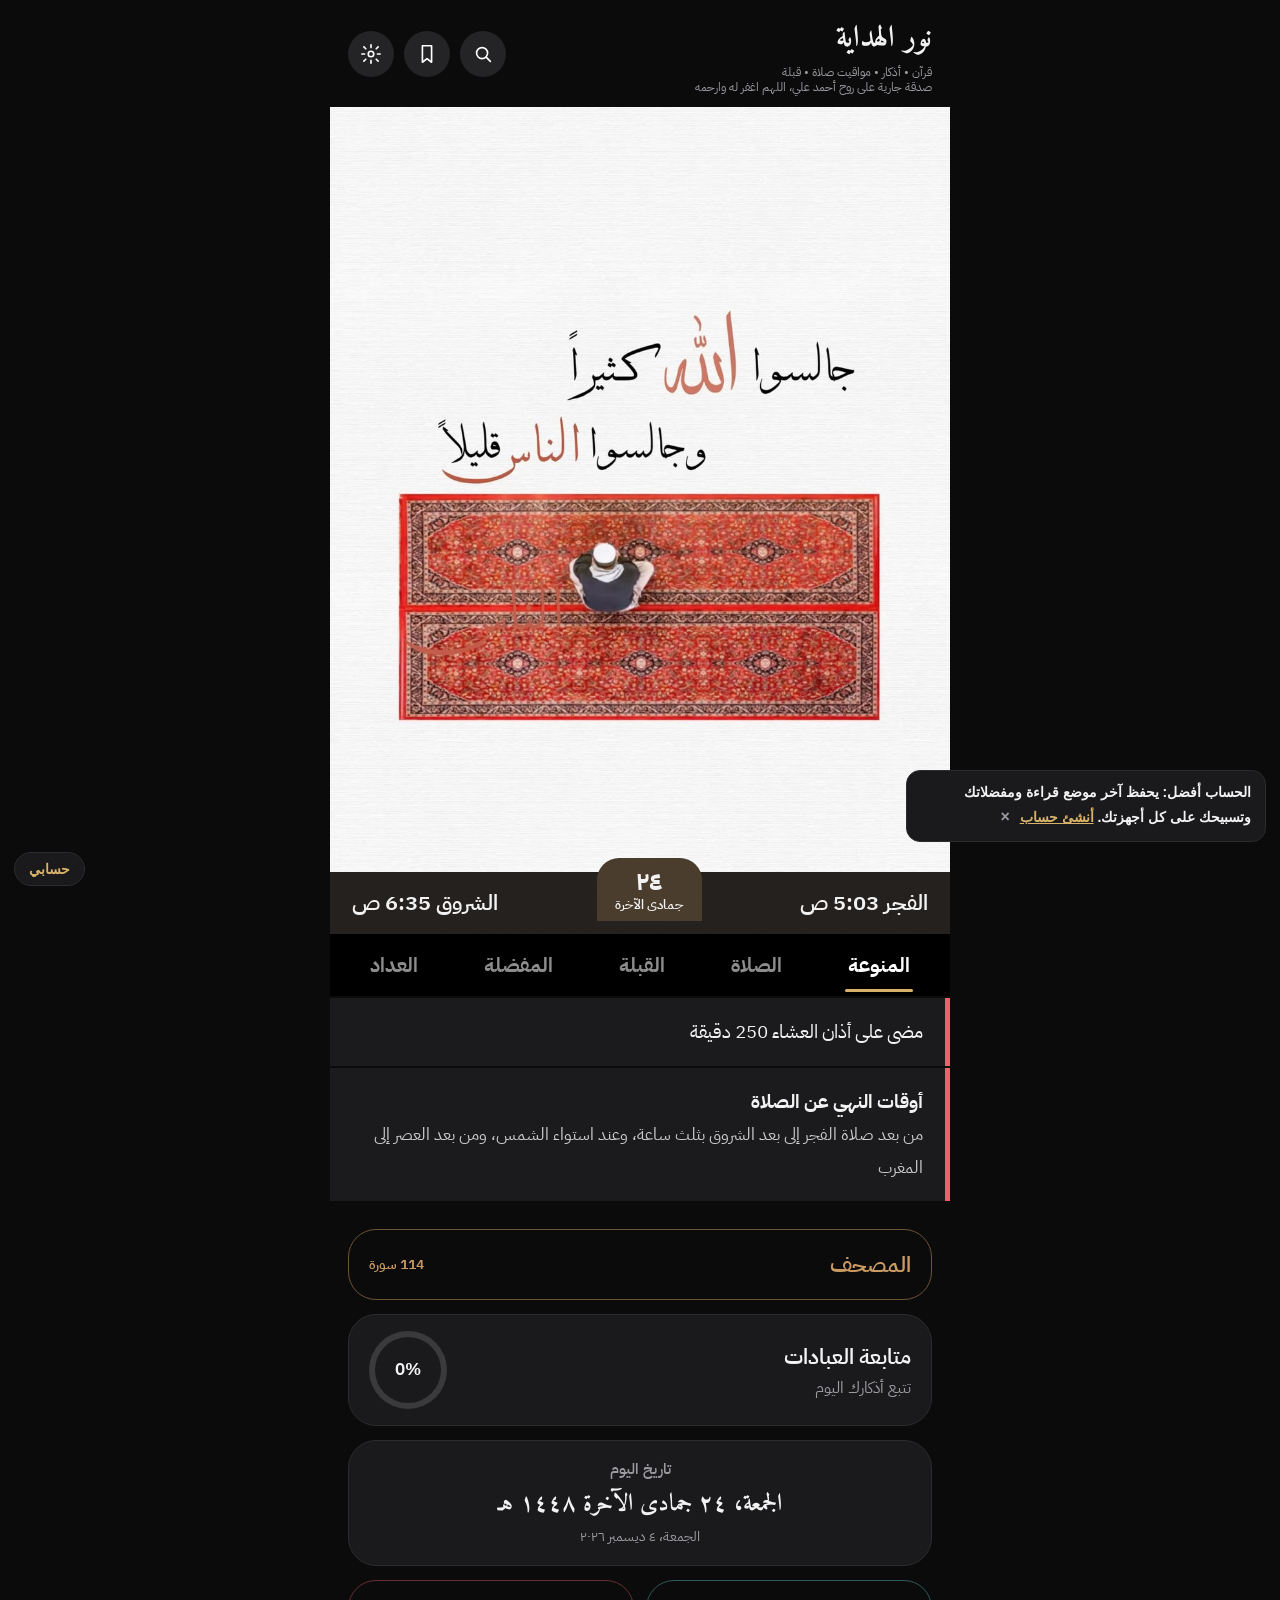
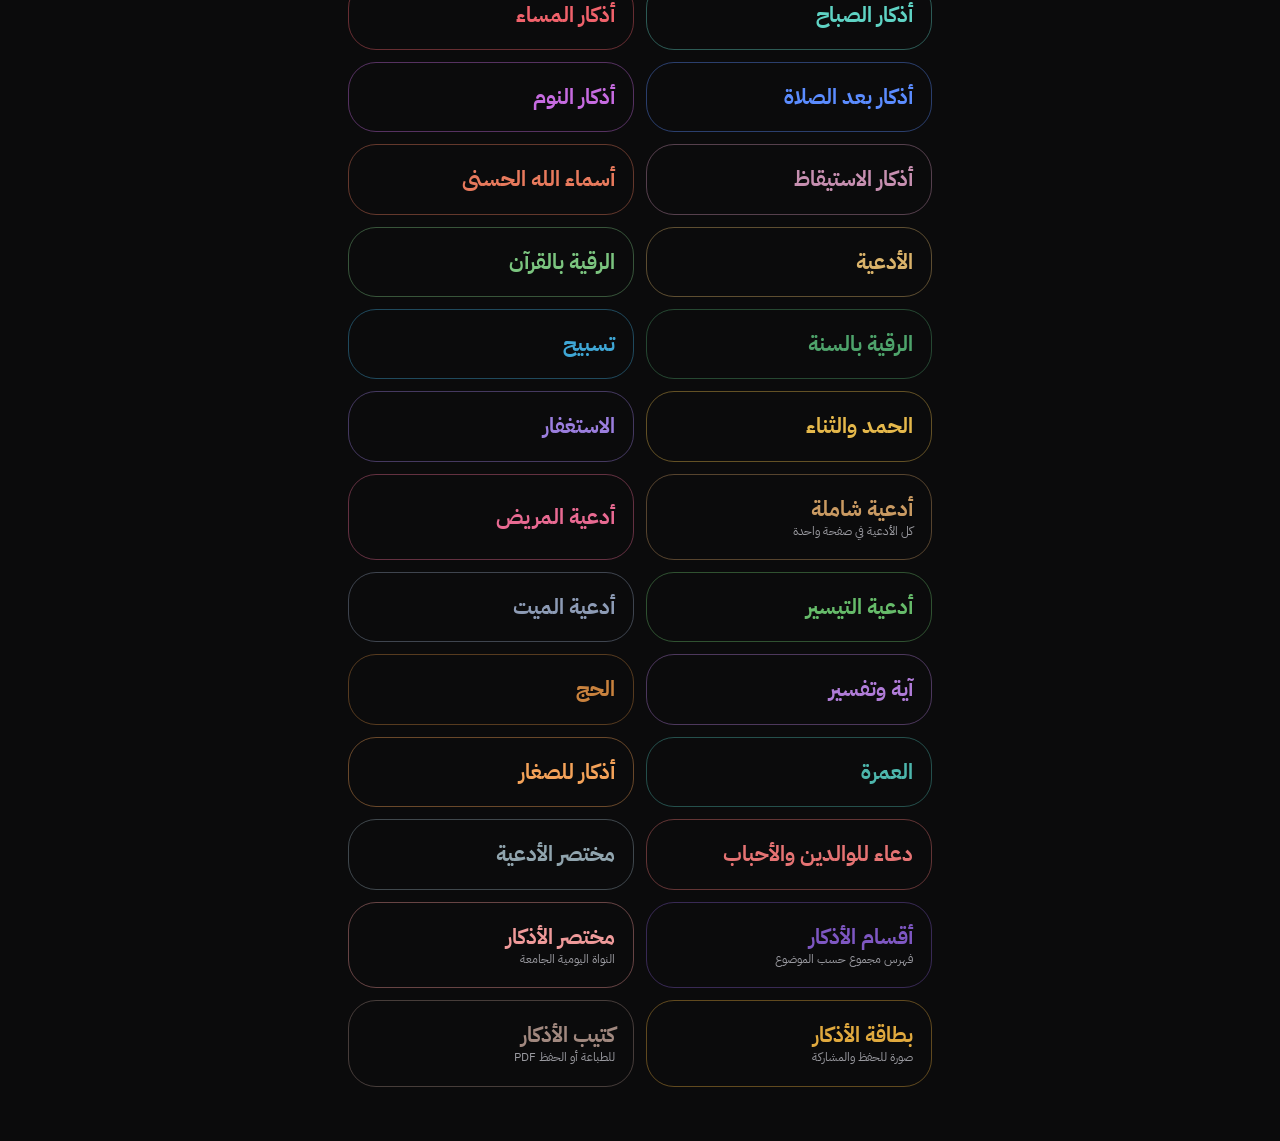
<file: 15-index.html>
<!DOCTYPE html>
<html lang="ar" dir="rtl">
<head>

<meta charset="utf-8">
<meta name="viewport" content="width=device-width, initial-scale=1, viewport-fit=cover">
<title>نور الهداية — صدقة جارية</title>
<meta name="description" content="موقع للقرآن الكريم والأذكار والأدعية ومواقيت الصلاة، صدقة جارية على روح أحمد علي. اللهم اغفر له وارحمه.">
<meta property="og:title" content="نور الهداية — صدقة جارية">
<meta property="og:description" content="موقع للقرآن الكريم والأذكار والأدعية ومواقيت الصلاة، صدقة جارية على روح أحمد علي. اللهم اغفر له وارحمه.">
<meta property="og:type" content="website">
<link rel="stylesheet" href="https://fonts.googleapis.com/css2?family=Amiri:wght@400;700&family=IBM+Plex+Sans+Arabic:wght@400;600;700&display=swap">
<style>
:root{--bg:#0B0B0C;--card:#1A1A1C;--line:#2C2C2F;--ink:#F2F2F3;--mut:#9A9AA0;--red:#F0626B;--gold:#D9B26A;
box-sizing:border-box;padding-top:env(safe-area-inset-top,0px);padding-bottom:env(safe-area-inset-bottom,0px);color-scheme:dark}
html{scroll-padding-top:env(safe-area-inset-top,0px)}
*{box-sizing:border-box;-webkit-tap-highlight-color:transparent}
body{margin:0;background:var(--bg);color:var(--ink);font:600 17px/1.7 "IBM Plex Sans Arabic",Tahoma,sans-serif}
.view{max-width:620px;margin:0 auto;padding-bottom:40px;animation:in .35s cubic-bezier(.2,.8,.2,1)}
@keyframes in{from{opacity:0;transform:translateX(-18px)}}
[hidden]{display:none!important}
button{font:inherit;color:inherit;cursor:pointer}
.bar{display:flex;align-items:center;justify-content:space-between;padding:12px 18px}
.ib{width:46px;height:46px;border-radius:50%;border:0;background:#242427;display:grid;place-items:center;transition:transform .15s,background .2s}
.ib:active{transform:scale(.9)}.ib svg{width:22px;height:22px;fill:none;stroke:#fff;stroke-width:1.8;stroke-linecap:round;stroke-linejoin:round}
.grp{display:flex;gap:10px}
.brand{font:700 30px Amiri,serif}
.ttl{font-size:20px;display:flex;align-items:center;gap:12px}
.hero{height:290px;margin-top:-70px;padding-top:80px;background:linear-gradient(#1D3F66,#2D5379 45%,#C49A62 100%);position:relative;overflow:hidden;text-align:center}
.hero::after{content:"";position:absolute;left:50%;bottom:-120px;width:360px;height:360px;margin-left:-180px;border-radius:50%;background:radial-gradient(#FFD99A,transparent 65%);opacity:.55;animation:sun 6s ease-in-out infinite alternate}
@keyframes sun{to{transform:scale(1.15);opacity:.8}}
.ayah{font:400 28px/1.8 Amiri,serif;padding:60px 20px 0;position:relative;z-index:1}
.pt{position:absolute;inset:auto 0 0 0;height:62px;background:rgba(70,56,40,.85);display:flex;align-items:center;justify-content:space-between;padding:0 22px;z-index:1;font-size:22px}
.hj{background:#4A3D2D;border-radius:22px 22px 0 0;padding:8px 18px;line-height:1.2;margin-top:-26px;font-size:13px}.hj b{display:block;font-size:26px}
.tabs{display:flex;gap:6px;overflow-x:auto;padding:0 10px;background:#000;scrollbar-width:none}
.tabs::-webkit-scrollbar{display:none}
.tabs button{flex:1 0 auto;background:none;border:0;color:#fff;padding:14px 16px;font-size:20px;font-weight:700;opacity:.55;position:relative;transition:opacity .2s}
.tabs button[aria-selected=true]{opacity:1}
.tabs button[aria-selected=true]::after{content:"";position:absolute;inset:auto 22% 4px;height:3px;border-radius:3px;background:var(--gold);animation:in .3s}
.al{background:#1B1B1D;padding:18px 22px;margin-top:2px;border-inline-start:5px solid var(--red);margin-inline:0;font-size:19px;font-weight:400}
.al b{display:block;font-weight:700}.al small{color:#c9c9cd;font-size:17px}
.pane{padding:14px 18px;animation:in .35s}
.card{background:var(--card);border:1px solid var(--line);border-radius:28px;padding:16px 20px;margin-top:14px;display:flex;align-items:center;justify-content:space-between;width:100%;text-align:inherit}
.gold{color:#C99A62;border-color:#6b5434;background:transparent}
.ring{width:78px;height:78px;border-radius:50%;display:grid;place-items:center;background:conic-gradient(var(--gold) var(--p,0%),#3a3a3d 0)}
.ring span{width:66px;height:66px;border-radius:50%;background:var(--card);display:grid;place-items:center;font-size:17px}
.g2{display:grid;grid-template-columns:1fr 1fr;gap:12px;margin-top:14px}
.pill{border:1.5px solid color-mix(in srgb,var(--c) 40%,transparent);color:var(--c);background:transparent;border-radius:28px;padding:20px 18px;font-size:21px;font-weight:700;text-align:start;transition:transform .15s,background .2s;line-height:1.35}
.pill:active{transform:scale(.96)}.pill:hover{background:color-mix(in srgb,var(--c) 10%,transparent)}
.pill[disabled]{opacity:.4;cursor:default}.pill small{display:block;font-size:12px;font-weight:400;color:var(--mut)}
.row{display:flex;justify-content:space-between;padding:12px 4px;border-bottom:1px solid var(--line);font-size:20px}.row:last-child{border:0}.row.on{color:var(--gold)}
select,.b{font:inherit;background:#242427;color:#fff;border:0;border-radius:18px;padding:10px 16px;min-height:44px}
.b.p{background:var(--gold);color:#201a10}
.ctl{display:flex;flex-wrap:wrap;gap:8px;margin-top:12px}
.note{font-size:13px;color:var(--mut);font-weight:400;margin:10px 4px}
.sl{border:1px solid var(--line);background:var(--card);border-radius:26px;padding:12px;display:grid;grid-template-columns:auto 1fr;gap:4px 12px;text-align:start;transition:transform .15s;position:relative;min-height:96px}
.sl:active{transform:scale(.97)}
.sl i{font-style:normal;background:#242427;border-radius:12px;padding:0 14px;display:grid;place-items:center;font-size:18px;grid-row:span 2}
.sl b{font:700 25px Amiri,serif}.sl span{color:var(--mut);font-size:15px;font-weight:400}
input.s{width:100%;background:#242427;border:0;border-radius:22px;color:#fff;font:inherit;padding:12px 18px;margin:6px 0}
.rd{margin:14px 18px;border-radius:26px;padding:26px 20px;font:400 32px/2.4 Amiri,serif;text-align:center;background:var(--rb,#FCF8F3);color:var(--rt,#1b1b1b);min-height:300px;transition:background .3s,color .3s}
.zc{background:var(--card);border:1px solid var(--line);border-radius:26px;padding:18px;margin-top:14px;animation:in .4s both}
.zc.d{opacity:.5}.zt{font:400 24px/2.1 Amiri,serif}.zs{font-size:13px;color:var(--mut);font-weight:400}
.cnt{width:100%;margin-top:10px;border-radius:18px;border:0;padding:12px;background:#242427;font-size:18px}
.cc{width:230px;height:230px;border-radius:50%;margin:20px auto;display:grid;place-items:center;border:0;color:#fff;font:700 70px Amiri,serif;background:radial-gradient(circle at 30% 25%,#e6c987,#7a5d2c);transition:transform .1s;animation:br 4s ease-in-out infinite}
.cc:active{transform:scale(.93)}@keyframes br{50%{box-shadow:0 0 50px rgba(217,178,106,.4)}}
.cp{width:220px;height:220px;border-radius:50%;border:3px solid var(--gold);margin:16px auto;position:relative}
.nd{position:absolute;inset:0;transition:transform .3s}.nd::after{content:"";position:absolute;top:16px;left:50%;margin-left:-9px;border:9px solid transparent;border-bottom:78px solid var(--gold);border-top:0}
.cp::before{content:"ش";position:absolute;top:-2px;left:0;right:0;text-align:center;color:var(--mut)}
.sheet{position:fixed;inset:0;background:rgba(0,0,0,.55);z-index:9;display:flex;align-items:flex-end;animation:fade .25s}
@keyframes fade{from{opacity:0}}
.sh{background:#1C1C1E;border-radius:30px 30px 0 0;width:100%;max-width:620px;margin:0 auto;max-height:86vh;overflow:auto;padding:14px 18px calc(24px + env(safe-area-inset-bottom,0px));animation:up .35s cubic-bezier(.2,.8,.2,1)}
@keyframes up{from{transform:translateY(100%)}}
.sh h3{margin:0;font-size:20px;display:flex;justify-content:space-between;align-items:center;padding:8px 0 14px}
.th{border:2px solid transparent;border-radius:22px;height:92px;display:flex;align-items:center;justify-content:center;gap:10px;font:400 26px Amiri,serif;background:var(--rb);color:var(--rt)}
.th.on{border-color:#5ED27B}.th.au{background:#242427;color:#fff;font:700 17px "IBM Plex Sans Arabic",sans-serif}
#pb{position:fixed;inset:auto 0 0 0;z-index:8;background:#1C1C1E;border-top:1px solid var(--line);border-radius:26px 26px 0 0;padding:12px 16px calc(12px + env(safe-area-inset-bottom,0px));max-width:620px;margin:0 auto;animation:up .35s cubic-bezier(.2,.8,.2,1)}
#pb .r{display:flex;align-items:center;gap:8px;margin-top:8px}
#pb select{min-height:38px;padding:6px 10px;font-size:15px;flex:1;min-width:0}
#pb input[type=range]{flex:1;accent-color:#D9B26A}
body.pp .view{padding-bottom:230px}
.al2{display:block;margin:0 0 14px}
.hz{display:flex;overflow-x:auto;scroll-snap-type:x mandatory;scrollbar-width:none;min-height:280px}
.hz::-webkit-scrollbar{display:none}
.hp{min-width:100%;scroll-snap-align:center;display:flex;align-items:center;justify-content:center;text-align:center;padding:0 8px}
.rd.hzm{padding:14px 8px}
.seg.on{background:var(--gold);color:#201a10}
.tj-ham,.tj-slnt,.tj-lsham{color:#AAAAAA}.tj-mad2{color:#537FFF}.tj-madf{color:#4050FF}.tj-madw{color:#000EBC}.tj-mad6{color:#2144C1}.tj-qal{color:#DD0008}.tj-ikhf{color:#9400A8}.tj-ikhfs{color:#D500B7}.tj-iql{color:#26BFFD}.tj-ghu{color:#FF7E1E}.tj-idg{color:#169777}.tj-idgw{color:#169200}.tj-idgs{color:#58B800}
.hero.rug{margin-top:0;padding-top:0;height:auto;min-height:0;background:#f6f3ee}
.hero.rug::after{display:none}
.hero.rug .ayah{display:none}
#rugimg{display:none}
.hero.rug #rugimg{display:block;width:100%}
.hero.rug .pt{background:rgba(20,16,12,.92)}
button:focus-visible,select:focus-visible,input:focus-visible{outline:2px solid var(--gold);outline-offset:2px}
@media (prefers-reduced-motion:reduce){*,*::before,*::after{animation:none!important;transition:none!important}}
.bk{background:#FBF7EF;color:#241f18;border-radius:14px;margin:14px 18px;padding:26px 22px;font-family:Amiri,serif}
.bk h1{font-size:34px;margin:0 0 4px;color:#7A5C22}
.bk h2{font-size:26px;color:#7A5C22;border-bottom:2px solid #C9A85C;padding-bottom:6px;margin:26px 0 10px}
.bk .bi{margin:0 0 4px;font-size:19px;line-height:2}
.bk .bm{font-family:"IBM Plex Sans Arabic",sans-serif;font-size:12px;color:#8a7f6a;margin:0 0 14px}
@media print{
body>*{display:none!important}
#azbook{display:block!important}
#azbook .np{display:none!important}
.bk{margin:0;border-radius:0}
.bk h2{page-break-before:always}
.bk h2:first-of-type{page-break-before:avoid}
}
</style>
</head>
<body>

<div class="view" id="home">
<div class="bar" style="position:relative;z-index:3">
<div style="line-height:1.25"><span class="brand">نور الهداية</span><div style="font-size:12px;font-weight:400;color:var(--mut)">قرآن • أذكار • مواقيت صلاة • قبلة<br>صدقة جارية على روح أحمد علي، اللهم اغفر له وارحمه</div></div>
<div class="grp">
<button class="ib" data-go="mushaf" aria-label="بحث"><svg viewBox="0 0 24 24"><circle cx="11" cy="11" r="6"/><path d="M20 20l-4.5-4.5"/></svg></button>
<button class="ib" data-tab="fav" aria-label="المفضلة"><svg viewBox="0 0 24 24"><path d="M7 3h10v18l-5-4-5 4z"/></svg></button>
<button class="ib" id="gear" aria-label="الإعدادات"><svg viewBox="0 0 24 24"><circle cx="12" cy="12" r="3"/><path d="M12 2v3M12 19v3M4.2 4.2l2.1 2.1M17.7 17.7l2.1 2.1M2 12h3M19 12h3M4.2 19.8l2.1-2.1M17.7 6.3l2.1-2.1"/></svg></button>
</div></div>
<div class="hero" id="hero"><div class="ayah" id="ay"></div><img id="rugimg" src="rug.jpg" alt="جالسوا الله كثيرًا وجالسوا الناس قليلًا">
<div class="pt"><span id="hf"></span><span class="hj" id="hj"></span><span id="hs"></span></div></div>
<div class="tabs" role="tablist" id="tabs">
<button role="tab" data-tab="misc" aria-selected="true">المنوعة</button><button role="tab" data-tab="pray" aria-selected="false">الصلاة</button><button role="tab" data-tab="qibla" aria-selected="false">القبلة</button><button role="tab" data-tab="fav" aria-selected="false">المفضلة</button><button role="tab" data-tab="count" aria-selected="false">العداد</button>
</div>
<div class="al" id="al1"></div>
<div class="al"><b>أوقات النهي عن الصلاة</b><small>من بعد صلاة الفجر إلى بعد الشروق بثلث ساعة، وعند استواء الشمس، ومن بعد العصر إلى المغرب</small></div>

<div class="pane" id="p-misc">
<button class="card gold" data-go="mushaf"><span style="font-size:22px">المصحف</span><span id="mcount" style="font-size:14px"></span></button>
<div class="card"><div><div style="font-size:22px">متابعة العبادات</div><div style="color:var(--mut);font-weight:400;font-size:16px">تتبع أذكارك اليوم</div></div><div class="ring" id="ring"><span id="rt">0%</span></div></div>
<div class="card" style="display:block;text-align:center"><div style="color:var(--mut);font-size:15px">تاريخ اليوم</div><div id="dhij" style="font:700 24px Amiri,serif"></div><div id="dgre" style="color:var(--mut);font-size:14px;font-weight:400"></div></div>
<div class="g2">
<button class="pill" style="--c:#5FD3C4" data-go="adhkar" data-k="m">أذكار الصباح</button>
<button class="pill" style="--c:#F0626B" data-go="adhkar" data-k="e">أذكار المساء</button>
<button class="pill" style="--c:#5B8CFF" data-go="adhkar" data-k="p">أذكار بعد الصلاة</button>
<button class="pill" style="--c:#C66BE0" data-go="adhkar" data-k="s">أذكار النوم</button>
<button class="pill" style="--c:#C68FB0" data-go="adhkar" data-k="w">أذكار الاستيقاظ</button>
<button class="pill" style="--c:#E87A5D" data-go="names">أسماء الله الحسنى</button>
<button class="pill" style="--c:#D9B26A" data-go="duas">الأدعية</button>
<button class="pill" style="--c:#7BC47F" data-go="adhkar" data-k="rq">الرقية بالقرآن</button>
<button class="pill" style="--c:#4EA36B" data-go="adhkar" data-k="rs">الرقية بالسنة</button>
<button class="pill" style="--c:#3FA7D6" data-tab="count" data-pre="سبحان الله">تسبيح</button>
<button class="pill" style="--c:#E5B84B" data-tab="count" data-pre="الحمد لله">الحمد والثناء</button>
<button class="pill" style="--c:#9B7EDE" data-tab="count" data-pre="أستغفر الله">الاستغفار</button>
<button class="pill" style="--c:#C99A62" data-go="duas" data-k="__all">أدعية شاملة<small>كل الأدعية في صفحة واحدة</small></button>
<button class="pill" style="--c:#E86A92" data-go="duas" data-k="المريض">أدعية المريض</button>
<button class="pill" style="--c:#66BB6A" data-go="duas" data-k="التيسير">أدعية التيسير</button>
<button class="pill" style="--c:#8D9BB5" data-go="duas" data-k="الميت">أدعية الميت</button>
<button class="pill" style="--c:#B07CD8" data-go="tafsir">آية وتفسير</button>
<button class="pill" style="--c:#C9823E" data-go="steps" data-k="h">الحج</button>
<button class="pill" style="--c:#4DB6AC" data-go="steps" data-k="u">العمرة</button>
<button class="pill" style="--c:#F4A259" data-go="adhkar" data-k="k">أذكار للصغار</button>
<button class="pill" style="--c:#E57373" data-go="duas" data-k="للوالدين والأحباب">دعاء للوالدين والأحباب</button>
<button class="pill" style="--c:#90A4AE" data-go="duas" data-k="مختصر الأدعية">مختصر الأدعية</button>
<button class="pill" style="--c:#7E57C2" data-go="azsec">أقسام الأذكار<small>فهرس مجموع حسب الموضوع</small></button>
<button class="pill" style="--c:#EF9A9A" data-go="adhkar" data-k="mx">مختصر الأذكار<small>النواة اليومية الجامعة</small></button>
<button class="pill" style="--c:#E0A93E" data-go="azcard">بطاقة الأذكار<small>صورة للحفظ والمشاركة</small></button>
<button class="pill" style="--c:#A1887F" data-go="azbook">كتيب الأذكار<small>للطباعة أو الحفظ PDF</small></button>
</div></div>

<div class="pane" id="p-pray" hidden>
<div class="card" style="display:block;text-align:center"><div style="color:var(--mut);font-size:15px">الصلاة القادمة</div><div style="font:700 36px Amiri,serif;color:var(--gold)" id="nn"></div><div style="color:var(--mut);font-size:14px;font-weight:400">المتبقي حتى الأذان</div><div style="font-size:26px;font-variant-numeric:tabular-nums" id="nc"></div></div>
<div class="card" style="display:block" id="times"></div>
<div class="ctl"><select id="city" aria-label="المدينة"></select><button class="b p" id="gps">موقعي</button><select id="method" aria-label="طريقة الحساب"><option value="egy">الهيئة المصرية</option><option value="mwl">رابطة العالم الإسلامي</option><option value="umq">أم القرى</option></select></div>
<p class="note">المواقيت محسوبة فلكيًا حسب موقعك وطريقة الحساب، وقد تختلف بدقائق عن التقويم المحلي. تأكد من جهة الإفتاء في بلدك.</p></div>

<div class="pane" id="p-qibla" hidden>
<div class="card" style="display:block;text-align:center"><div style="font:700 38px Amiri,serif" id="qd">--</div>
<div class="cp"><div class="nd" id="nd"></div></div>
<button class="b p" id="comp">تفعيل البوصلة</button>
<p class="note" id="qn">الزاوية من الشمال الحقيقي حسب مدينتك المختارة في تبويب الصلاة. بوصلة الهاتف قد تتأثر بالمعادن، فعايرها بحركة رقم 8.</p></div></div>

<div class="pane" id="p-fav" hidden><div id="favl" class="g2"></div><p class="note" id="favn"></p></div>

<div class="pane" id="p-count" hidden>
<div class="ctl" style="justify-content:center"><select id="tt"><option>سبحان الله</option><option>الحمد لله</option><option>الله أكبر</option><option>لا إله إلا الله</option><option>أستغفر الله</option></select><select id="tg"><option value="33">33</option><option value="100">100</option><option value="0">بلا حد</option></select></div>
<button class="cc" id="cb">0</button>
<div class="ctl" style="justify-content:center;align-items:center"><span class="note" id="cd"></span><button class="b" id="cr">إعادة</button></div></div>
</div>

<div class="view" id="mushaf" hidden>
<div class="bar"><span class="ttl"><button class="ib" data-go="home" aria-label="رجوع"><svg viewBox="0 0 24 24"><path d="M9 5l7 7-7 7"/></svg></button>المصحف</span></div>
<div style="padding:0 18px"><button class="card gold" id="lsn" style="margin:0 0 8px"><span style="font-size:20px">استماع للقرآن</span><span style="font-size:14px">20 قارئًا</span></button><input class="s" id="sq" placeholder="ابحث عن سورة..." aria-label="بحث"><div class="g2" id="sg"></div></div></div>

<div class="view" id="reader" hidden>
<div class="bar"><span class="ttl"><button class="ib" data-go="mushaf" aria-label="رجوع"><svg viewBox="0 0 24 24"><path d="M9 5l7 7-7 7"/></svg></button><span id="rn"></span></span>
<div class="grp"><button class="ib" id="pl" aria-label="استماع"><svg viewBox="0 0 24 24"><path d="M8 5v14l11-7z"/></svg></button><button class="ib" id="bm" aria-label="حفظ"><svg viewBox="0 0 24 24"><path d="M7 3h10v18l-5-4-5 4z"/></svg></button><button class="ib" id="gear2" aria-label="الإعدادات"><svg viewBox="0 0 24 24"><circle cx="12" cy="12" r="3"/><path d="M12 2v3M12 19v3M4.2 4.2l2.1 2.1M17.7 17.7l2.1 2.1M2 12h3M19 12h3M4.2 19.8l2.1-2.1M17.7 6.3l2.1-2.1"/></svg></button></div></div>
<div class="rd" id="rb"></div><p class="note" style="margin:0 24px" id="rnote"></p></div>

<div class="view" id="adhkar" hidden>
<div class="bar"><span class="ttl"><button class="ib" data-go="home" aria-label="رجوع"><svg viewBox="0 0 24 24"><path d="M9 5l7 7-7 7"/></svg></button><span id="an"></span></span></div>
<div style="padding:0 18px" id="al"></div><p class="note" style="margin:10px 24px" id="adnote">مجموعة مختارة من الصحيح الثابت. المكتبة الكاملة تُضاف بعد مراجعة تخريجها.</p></div>

<div class="view" id="azsec" hidden>
<div class="bar"><span class="ttl"><button class="ib" data-go="home" aria-label="رجوع"><svg viewBox="0 0 24 24"><path d="M9 5l7 7-7 7"/></svg></button>أقسام الأذكار</span></div>
<div style="padding:0 18px">
<div class="zs" style="color:var(--gold);font-weight:700;margin:8px 0">أذكار اليوم والليلة</div>
<div class="g2">
<button class="pill" style="--c:#5FD3C4" data-go="adhkar" data-k="m">أذكار الصباح<small data-cnt="m"></small></button>
<button class="pill" style="--c:#F0626B" data-go="adhkar" data-k="e">أذكار المساء<small data-cnt="e"></small></button>
<button class="pill" style="--c:#5B8CFF" data-go="adhkar" data-k="p">أذكار بعد الصلاة<small data-cnt="p"></small></button>
<button class="pill" style="--c:#C66BE0" data-go="adhkar" data-k="s">أذكار النوم<small data-cnt="s"></small></button>
<button class="pill" style="--c:#C68FB0" data-go="adhkar" data-k="w">أذكار الاستيقاظ<small data-cnt="w"></small></button>
<button class="pill" style="--c:#EF9A9A" data-go="adhkar" data-k="mx">مختصر الأذكار<small data-cnt="mx"></small></button>
</div>
<div class="zs" style="color:var(--gold);font-weight:700;margin:18px 0 8px">الرقية الشرعية</div>
<div class="g2">
<button class="pill" style="--c:#7BC47F" data-go="adhkar" data-k="rq">الرقية بالقرآن<small data-cnt="rq"></small></button>
<button class="pill" style="--c:#4EA36B" data-go="adhkar" data-k="rs">الرقية بالسنة<small data-cnt="rs"></small></button>
</div>
<div class="zs" style="color:var(--gold);font-weight:700;margin:18px 0 8px">للعائلة</div>
<div class="g2">
<button class="pill" style="--c:#F4A259" data-go="adhkar" data-k="k">أذكار للصغار<small data-cnt="k"></small></button>
<button class="pill" style="--c:#E57373" data-go="duas" data-k="للوالدين والأحباب">دعاء للوالدين والأحباب<small data-dcnt="1"></small></button>
</div>
<p class="note">كل قسم مأخوذ من الثابت في القرآن والسنة الصحيحة مع مصدره.</p>
</div></div>

<div class="view" id="azcard" hidden>
<div class="bar"><span class="ttl"><button class="ib" data-go="home" aria-label="رجوع"><svg viewBox="0 0 24 24"><path d="M9 5l7 7-7 7"/></svg></button>بطاقة الأذكار</span></div>
<div style="padding:0 18px">
<select id="ck" class="s" style="width:100%" aria-label="القسم"></select>
<canvas id="cvs" width="1080" height="1400" style="width:100%;border-radius:14px;background:#17171A;display:block"></canvas>
<div class="ctl" style="justify-content:center;margin-top:12px"><button class="b p" id="cdl">تنزيل البطاقة PNG</button><button class="b" id="csh">مشاركة</button></div>
<p class="note" id="cnote">البطاقة تُرسم على جهازك من نصوص التطبيق نفسها بلا خوادم. اختر القسم ثم نزّلها أو شاركها.</p>
</div></div>

<div class="view" id="azbook" hidden>
<div class="bar np"><span class="ttl"><button class="ib" data-go="home" aria-label="رجوع"><svg viewBox="0 0 24 24"><path d="M9 5l7 7-7 7"/></svg></button>كتيب الأذكار</span></div>
<div style="padding:0 18px" class="np">
<button class="b p" id="bpr" style="width:100%">طباعة الكتيب / حفظه PDF</button>
<p class="note">يفتح الكتيب بتنسيق ورقي جاهز للطباعة؛ اختر «حفظ بتنسيق PDF» من نافذة الطباعة لتنزيله ملفًا.</p>
</div>
<div id="bkc" class="bk"></div>
</div>

<div id="pb" hidden>
<div style="display:flex;justify-content:space-between;align-items:center"><b id="ptl"></b><button class="ib" id="px" aria-label="إغلاق" style="width:36px;height:36px"><svg viewBox="0 0 24 24"><path d="M6 6l12 12M18 6L6 18"/></svg></button></div>
<div class="zs" id="pm"></div>
<div class="r"><select id="rs" aria-label="القارئ"></select><select id="sp" aria-label="السرعة"><option value="0.75">0.75x</option><option value="1" selected>1x</option><option value="1.25">1.25x</option><option value="1.5">1.5x</option></select></div>
<div class="r"><input type="range" id="sk" min="0" max="1000" value="0" aria-label="التقدم"></div>
<div class="r" style="justify-content:center;gap:12px"><button class="b" id="pv">السابقة</button><button class="ib" id="ppl" aria-label="تشغيل" style="width:58px;height:58px;background:#D9B26A;color:#201a10;font-size:20px">▶</button><button class="b" id="pn">التالية</button><label class="zs"><input type="checkbox" id="rp"> تكرار</label></div></div>

<div class="view" id="names" hidden>
<div class="bar"><span class="ttl"><button class="ib" data-go="home" aria-label="رجوع"><svg viewBox="0 0 24 24"><path d="M9 5l7 7-7 7"/></svg></button>أسماء الله الحسنى</span></div>
<div style="padding:0 18px" class="g2" id="ng"></div></div>

<div class="view" id="duas" hidden>
<div class="bar"><span class="ttl"><button class="ib" data-go="home" aria-label="رجوع"><svg viewBox="0 0 24 24"><path d="M9 5l7 7-7 7"/></svg></button>الأدعية</span></div>
<div style="padding:0 18px"><select id="dc" aria-label="القسم" style="width:100%"></select><div id="dl"></div><p class="note">مجموعة مختارة من القرآن ومن الصحيح الثابت في السنة، مع المصدر.</p></div></div>

<div class="view" id="tafsir" hidden>
<div class="bar"><span class="ttl"><button class="ib" data-go="home" aria-label="رجوع"><svg viewBox="0 0 24 24"><path d="M9 5l7 7-7 7"/></svg></button>آية وتفسير</span></div>
<div style="padding:0 18px">
<div class="zc"><div class="zt" id="tq"></div><div class="zs" id="tqr"></div></div>
<div class="zc"><div style="font:400 18px/2 \'IBM Plex Sans Arabic\',sans-serif" id="tt2"></div><div class="zs">التفسير الميسّر — مجمع الملك فهد لطباعة المصحف الشريف</div></div>
<button class="cnt" id="tnext">آية أخرى</button>
<p class="note">النص بالرسم العثماني والتفسير من التفسير الميسّر. يحتاج هذا القسم اتصالًا بالإنترنت.</p>
</div></div>

<div class="view" id="steps" hidden>
<div class="bar"><span class="ttl"><button class="ib" data-go="home" aria-label="رجوع"><svg viewBox="0 0 24 24"><path d="M9 5l7 7-7 7"/></svg></button><span id="stn"></span></span></div>
<div style="padding:0 18px" id="stl"></div>
<p class="note" style="margin:10px 24px" id="stnote"></p></div>

<div class="sheet" id="sheet" hidden><div class="sh">
<h3>إعدادات المصحف<button class="ib" id="sx" aria-label="إغلاق"><svg viewBox="0 0 24 24"><path d="M6 6l12 12M18 6L6 18"/></svg></button></h3>
<div style="margin-bottom:6px">ألوان القراءة</div><div class="g2" id="themes"></div>
<div style="margin:18px 0 4px">حجم الخط</div><input type="range" id="fsz" min="22" max="50" style="width:100%;accent-color:#D9B26A">
<div style="margin:18px 0 4px">عرض الآيات</div><div class="ctl" id="qmrow"><button class="b seg" data-qm="0">متصل</button><button class="b seg" data-qm="1">كل آية في سطر</button></div>
<div style="margin:18px 0 4px">اتجاه التصفح</div><div class="ctl" id="qdrow"><button class="b seg" data-qd="v">عمودي</button><button class="b seg" data-qd="h">أفقي (صفحة لكل آية)</button></div>
<div style="margin:18px 0 4px">ألوان التجويد</div><div class="ctl" id="tjrow"><button class="b seg" data-tj="0">إيقاف</button><button class="b seg" data-tj="1">تشغيل</button></div>
<p class="note" id="tjleg" hidden>دليل الألوان: <span style="color:#888">رمادي: لا يُنطق (همزة وصل/لام شمسية/ساكن)</span> • <span style="color:#537FFF">أزرق فاتح: مد طبيعي</span> • <span style="color:#4050FF">أزرق: مد فرعي (متصل ومنفصل ولازم)</span> • <span style="color:#DD0008">أحمر: قلقلة</span> • <span style="color:#FF7E1E">برتقالي: غنة</span> • <span style="color:#9400A8">بنفسجي: إخفاء</span> • <span style="color:#26BFFD">سماوي: إقلاب</span> • <span style="color:#169200">أخضر: إدغام</span>. التلوين على النص العثماني نفسه، ويحتاج اتصالًا بالإنترنت عند أول تحميل لكل سورة.</p>
<p class="note">المصحف المطبوع بصفحاته (مصحف المدينة) وقراءة ورش عن نافع غير مضافين في هذه النسخة. توجد مصادر موثوقة لهما (مجمع الملك فهد لطباعة المصحف الشريف، ومكتبة QUL لنص ورش)، لكن إدماجهما يحتاج مراجعة الخط والترخيص أولًا.</p>
</div></div>

<script>
const $=s=>document.querySelector(s),$$=s=>[...document.querySelectorAll(s)],rad=Math.PI/180;
const store={get(k,d){try{const v=localStorage.getItem("noor:"+k);return v===null?d:JSON.parse(v)}catch(e){return d}},set(k,v){try{localStorage.setItem("noor:"+k,JSON.stringify(v))}catch(e){}}};
const day=()=>new Date().toDateString();

/* التنقل */
let cur="home";
function go(v,k){
  $$(".view").forEach(x=>x.hidden=x.id!==v);cur=v;scrollTo(0,0);
  if(v==="adhkar")openAdhkar(k);
  if(v==="duas"){if(k)$("#dc").value=k;duas()}
  if(v==="tafsir")loadTaf();
  if(v==="steps")drawSteps(k||"h");
  if(v==="azsec")azsecFill();
  if(v==="azbook")buildBook();
  if(v==="azcard")initCard();
}
document.addEventListener("click",e=>{
  const g=e.target.closest("[data-go]");if(g){go(g.dataset.go,g.dataset.k);return}
  const t=e.target.closest("[data-tab]");if(t){tab(t.dataset.tab);if(t.dataset.pre)$("#tt").value=t.dataset.pre}
});
function tab(n){
  go("home");$$("#tabs button").forEach(b=>b.setAttribute("aria-selected",b.dataset.tab===n));
  $$(".pane").forEach(p=>p.hidden=p.id!=="p-"+n);if(n==="fav")favs();
}

/* أقسام وبطاقة وكتيب الأذكار */
function azsecFill(){$$("#azsec [data-cnt]").forEach(el=>{const n=AD[el.dataset.cnt][1].length;el.textContent=n+" أذكار"});$$("#azsec [data-dcnt]").forEach(el=>{el.textContent=(DU["للوالدين والأحباب"]||[]).length+" أدعية"})}
function buildBook(){if(buildBook.d)return;buildBook.d=1;let h='<h1>كتيب الأذكار</h1><div class="bm" style="margin-bottom:18px">نور الهداية — صدقة جارية على روح أحمد علي، اللهم اغفر له وارحمه — أذكار من القرآن والسنة الصحيحة مع مصادرها</div>';
["m","e","p","s","w","rq","rs","k"].forEach(k=>{h+=`<h2>${AD[k][0]}</h2>`+(ADN[k]?`<div class="bm" style="margin:0 0 12px">${ADN[k]}</div>`:"");
AD[k][1].forEach(z=>{h+=`<p class="bi">${z[0]}</p><div class="bm">التكرار: ${z[1]}${z[1]>1?" مرات":" مرة"} — ${z[2]}</div>`})});
$("#bkc").innerHTML=h}
$("#bpr").onclick=()=>window.print();
function wrapCv(x,t,mw){const ws=t.split(/\s+/),L=[];let c="";for(const w of ws){const v=c?c+" "+w:w;if(x.measureText(v).width>mw&&c){L.push(c);c=w}else c=v}if(c)L.push(c);return L}
async function drawCard(){await document.fonts.ready;const d=AD[$("#ck").value]||AD.mx,c=$("#cvs"),x=c.getContext("2d"),W=1080,H=1400;
x.fillStyle="#17171A";x.fillRect(0,0,W,H);
x.strokeStyle="#D9B26A";x.lineWidth=6;x.strokeRect(24,24,W-48,H-48);
x.strokeStyle="rgba(217,178,106,.35)";x.lineWidth=2;x.strokeRect(40,40,W-80,H-80);
x.direction="rtl";x.textAlign="center";
x.fillStyle="#D9B26A";x.font="700 60px Amiri,serif";x.fillText("نور الهداية",W/2,130);
x.font="400 34px 'IBM Plex Sans Arabic',sans-serif";x.fillStyle="#E9E4DA";x.fillText(d[0],W/2,195);
x.strokeStyle="rgba(217,178,106,.6)";x.lineWidth=2;x.beginPath();x.moveTo(180,225);x.lineTo(W-180,225);x.stroke();
const max=4;let y=290;x.textAlign="right";
for(const z of d[1].slice(0,max)){
x.font="400 31px Amiri,serif";x.fillStyle="#F4F1E8";
for(const ln of wrapCv(x,z[0],W-200)){if(y>H-200)break;x.fillText(ln,W-100,y);y+=48}
if(y<H-200){x.font="400 24px 'IBM Plex Sans Arabic',sans-serif";x.fillStyle="#9a958c";x.fillText((z[1]>1?"×"+z[1]+" — ":"")+z[2],W-100,y+2);y+=32}
y+=16;
x.strokeStyle="rgba(255,255,255,.08)";x.lineWidth=1;x.beginPath();x.moveTo(140,y-20);x.lineTo(W-140,y-20);x.stroke();
if(y>H-170)break}
x.textAlign="center";x.font="400 26px 'IBM Plex Sans Arabic',sans-serif";
if(d[1].length>max){x.fillStyle="#9a958c";x.fillText("وبقية الأذكار في قسم «"+d[0]+"» داخل التطبيق",W/2,H-108)}
x.fillStyle="#8b8578";x.fillText("صدقة جارية على روح أحمد علي — انشرها تؤجر",W/2,H-62)}
function initCard(){if(!$("#ck").options.length){Object.keys(AD).forEach(k=>$("#ck").add(new Option(AD[k][0],k)));$("#ck").value="mx"}drawCard()}
$("#ck").onchange=drawCard;
$("#cdl").onclick=()=>$("#cvs").toBlob(b=>{const a=document.createElement("a");a.href=URL.createObjectURL(b);a.download="azkar-card.png";a.click();setTimeout(()=>URL.revokeObjectURL(a.href),4000)},"image/png");
$("#csh").onclick=()=>$("#cvs").toBlob(async b=>{const f=new File([b],"azkar-card.png",{type:"image/png"});
if(navigator.canShare&&navigator.canShare({files:[f]})){try{await navigator.share({files:[f],title:"بطاقة الأذكار"})}catch(e){}}
else{$("#cdl").click();$("#cnote").textContent="المشاركة المباشرة غير مدعومة في هذا المتصفح، فنزّلنا البطاقة بدلًا منها."}},"image/png");

/* المواقيت */
const CITIES={"القاهرة":[30.0444,31.2357,"Africa/Cairo"],"الجيزة":[30.0131,31.2089,"Africa/Cairo"],"الإسكندرية":[31.2001,29.9187,"Africa/Cairo"],"أسوان":[24.0889,32.8998,"Africa/Cairo"],"مكة المكرمة":[21.3891,39.8579,"Asia/Riyadh"],"المدينة المنورة":[24.4672,39.6111,"Asia/Riyadh"],"الرياض":[24.7136,46.6753,"Asia/Riyadh"],"دبي":[25.2048,55.2708,"Asia/Dubai"]};
const MT={egy:[19.5,17.5,0],mwl:[18,17,0],umq:[18.5,0,90]};
const NM={fajr:"الفجر",sunrise:"الشروق",dhuhr:"الظهر",asr:"العصر",maghrib:"المغرب",isha:"العشاء"};
let loc=store.get("loc",null)||{n:"الجيزة",lat:30.0131,lon:31.2089,tz:"Africa/Cairo"},method=store.get("method","egy");
const cs=$("#city");Object.keys(CITIES).forEach(c=>cs.add(new Option(c,c)));cs.add(new Option("موقعي الحالي","gps"));cs.value=loc.n in CITIES?loc.n:"gps";$("#method").value=method;
function calc(y,m,d,lat,lon,mt){
  const D=(Date.UTC(y,m,d,12)-Date.UTC(2000,0,1,12))/864e5,g=(357.529+.98560028*D)%360,q=(280.459+.98564736*D)%360;
  const L=q+1.915*Math.sin(g*rad)+.02*Math.sin(2*g*rad),e=23.439-3.6e-7*D;
  const ra=(Math.atan2(Math.cos(e*rad)*Math.sin(L*rad),Math.cos(L*rad))/rad/15+24)%24,dec=Math.asin(Math.sin(e*rad)*Math.sin(L*rad));
  let eq=q/15-ra;eq=((eq+12)%24+24)%24-12;const noon=12-lon/15-eq;
  const ha=a=>{const c=(Math.sin(a*rad)-Math.sin(lat*rad)*Math.sin(dec))/(Math.cos(lat*rad)*Math.cos(dec));return Math.acos(Math.max(-1,Math.min(1,c)))/rad/15};
  const asr=Math.atan(1/(1+Math.tan(Math.abs(lat*rad-dec))))/rad,B=Date.UTC(y,m,d),T=h=>B+h*36e5,[fa,ia,im]=mt,mg=noon+ha(-.833);
  return{fajr:T(noon-ha(-fa)),sunrise:T(noon-ha(-.833)),dhuhr:T(noon+.0333),asr:T(noon+ha(asr)),maghrib:T(mg),isha:T(im?mg+im/60:noon+ha(-ia))};
}
function ymd(ms,tz){const p=new Intl.DateTimeFormat("en-CA",{timeZone:tz,year:"numeric",month:"2-digit",day:"2-digit"}).format(ms).split("-");return[+p[0],p[1]-1,+p[2]]}
const AY=["أَلَا بِذِكْرِ ٱللَّهِ تَطْمَئِنُّ ٱلْقُلُوبُ","إِنَّ مَعَ ٱلْعُسْرِ يُسْرًا","فَٱذْكُرُونِىٓ أَذْكُرْكُمْ"];
let nt=0;
function render(){
  const now=Date.now(),[y,m,d]=ymd(now,loc.tz),mt=MT[method],T=calc(y,m,d,loc.lat,loc.lon,mt),T2=calc(y,m,d+1,loc.lat,loc.lon,mt);
  const f24=new Intl.DateTimeFormat("en-GB",{timeZone:loc.tz,hour:"2-digit",minute:"2-digit",hour12:false});
  const parts=ms=>{const[a,b]=f24.format(ms).split(":");let h=+a;return[h%12||12,b,h<12]};
  const f={format(ms){const[h,m,am]=parts(ms);return h+":"+m+(am?" صباحًا":" مساءً")}};
  const fs={format(ms){const[h,m,am]=parts(ms);return h+":"+m+(am?" ص":" م")}};
  const keys=Object.keys(NM);let nx=keys.filter(k=>k!=="sunrise").find(k=>T[k]>now);nt=nx?T[nx]:T2.fajr;nx=nx||"fajr";
  $("#times").innerHTML=keys.map(k=>`<div class="row${k===nx?" on":""}"><span>${NM[k]}</span><span>${f.format(T[k])}</span></div>`).join("");
  $("#nn").textContent=NM[nx];$("#hf").textContent="الفجر "+fs.format(T.fajr);$("#hs").textContent="الشروق "+fs.format(T.sunrise);
  const hd=n=>new Intl.DateTimeFormat("ar-SA-u-ca-islamic-umalqura",{timeZone:loc.tz,...n}).format(now);
  $("#hj").innerHTML=`<b>${hd({day:"numeric"})}</b>${hd({month:"long"})}`;
  const past=["fajr","dhuhr","asr","maghrib","isha"].filter(k=>T[k]<=now).pop();
  $("#al1").innerHTML=past?`مضى على أذان ${NM[past]} ${Math.floor((now-T[past])/6e4)} دقيقة`:`باقي على أذان الفجر ${Math.ceil((T.fajr-now)/6e4)} دقيقة`;
  $("#ay").textContent=AY[new Date().getDate()%AY.length];
  $("#dhij").textContent=new Intl.DateTimeFormat("ar-SA-u-ca-islamic-umalqura",{timeZone:loc.tz,weekday:"long",day:"numeric",month:"long",year:"numeric"}).format(now);
  $("#dgre").textContent=new Intl.DateTimeFormat("ar-EG-u-ca-gregory",{timeZone:loc.tz,weekday:"long",day:"numeric",month:"long",year:"numeric"}).format(now);
  tick();prog();
}
function tick(){const s=Math.max(0,Math.floor((nt-Date.now())/1e3)),p=n=>String(n).padStart(2,"0");$("#nc").textContent=`${p(s/3600|0)}:${p(s%3600/60|0)}:${p(s%60)}`;if(!s)setTimeout(render,1200)}
setInterval(tick,1e3);
cs.onchange=()=>{if(cs.value==="gps"){$("#gps").click();return}const c=CITIES[cs.value];loc={n:cs.value,lat:c[0],lon:c[1],tz:c[2]};store.set("loc",loc);render();qibla()};
$("#method").onchange=e=>{method=e.target.value;store.set("method",method);render()};
$("#gps").onclick=()=>{if(!navigator.geolocation){alert("المتصفح لا يدعم تحديد الموقع");return}
  navigator.geolocation.getCurrentPosition(p=>{loc={n:"موقعي",lat:p.coords.latitude,lon:p.coords.longitude,tz:Intl.DateTimeFormat().resolvedOptions().timeZone};store.set("loc",loc);cs.value="gps";render();qibla()},()=>alert("لم نستطع تحديد موقعك. اختر مدينتك من القائمة."),{timeout:1e4})};

/* القبلة */
let qdeg=0,hd=null;
function qibla(){const a=loc.lat*rad,b=21.4225*rad,dl=(39.8262-loc.lon)*rad;qdeg=(Math.atan2(Math.sin(dl)*Math.cos(b),Math.cos(a)*Math.sin(b)-Math.sin(a)*Math.cos(b)*Math.cos(dl))/rad+360)%360;$("#qd").textContent=Math.round(qdeg)+"°";spin()}
function spin(){$("#nd").style.transform=`rotate(${hd===null?qdeg:qdeg-hd}deg)`}
$("#comp").onclick=async()=>{try{
  if(window.DeviceOrientationEvent&&DeviceOrientationEvent.requestPermission&&await DeviceOrientationEvent.requestPermission()!=="granted")throw 0;
  const h=e=>{const v=e.webkitCompassHeading??(e.alpha!=null?360-e.alpha:null);if(v!=null){hd=v;spin()}};
  addEventListener("deviceorientationabsolute",h,true);addEventListener("deviceorientation",h,true);$("#qn").textContent="حرّك الهاتف أفقيًا حتى يشير السهم لأعلى."}
  catch(e){$("#qn").textContent="البوصلة غير متاحة أو لم تُمنح الإذن. السهم يوضح الزاوية من الشمال فقط."}};

/* المصحف */
const SN="الفاتحة,البقرة,آل عمران,النساء,المائدة,الأنعام,الأعراف,الأنفال,التوبة,يونس,هود,يوسف,الرعد,إبراهيم,الحجر,النحل,الإسراء,الكهف,مريم,طه,الأنبياء,الحج,المؤمنون,النور,الفرقان,الشعراء,النمل,القصص,العنكبوت,الروم,لقمان,السجدة,الأحزاب,سبأ,فاطر,يس,الصافات,ص,الزمر,غافر,فصلت,الشورى,الزخرف,الدخان,الجاثية,الأحقاف,محمد,الفتح,الحجرات,ق,الذاريات,الطور,النجم,القمر,الرحمن,الواقعة,الحديد,المجادلة,الحشر,الممتحنة,الصف,الجمعة,المنافقون,التغابن,الطلاق,التحريم,الملك,القلم,الحاقة,المعارج,نوح,الجن,المزمل,المدثر,القيامة,الإنسان,المرسلات,النبأ,النازعات,عبس,التكوير,الانفطار,المطففين,الانشقاق,البروج,الطارق,الأعلى,الغاشية,الفجر,البلد,الشمس,الليل,الضحى,الشرح,التين,العلق,القدر,البينة,الزلزلة,العاديات,القارعة,التكاثر,العصر,الهمزة,الفيل,قريش,الماعون,الكوثر,الكافرون,النصر,المسد,الإخلاص,الفلق,الناس".split(",");
const AC=[7,286,200,176,120,165,206,75,129,109,123,111,43,52,99,128,111,110,98,135,112,78,118,64,77,227,93,88,69,60,34,30,73,54,45,83,182,88,75,85,54,53,89,59,37,35,38,29,18,45,60,49,62,55,78,96,29,22,24,13,14,11,11,18,12,12,30,52,52,44,28,28,20,56,40,31,50,40,46,42,29,19,36,25,22,17,19,26,30,20,15,21,11,8,8,19,5,8,8,11,11,8,3,9,5,4,7,3,6,3,5,4,5,6];
const TX={1:"بِسْمِ ٱللَّهِ ٱلرَّحْمَٰنِ ٱلرَّحِيمِ ﴿١﴾ ٱلْحَمْدُ لِلَّهِ رَبِّ ٱلْعَٰلَمِينَ ﴿٢﴾ ٱلرَّحْمَٰنِ ٱلرَّحِيمِ ﴿٣﴾ مَٰلِكِ يَوْمِ ٱلدِّينِ ﴿٤﴾ إِيَّاكَ نَعْبُدُ وَإِيَّاكَ نَسْتَعِينُ ﴿٥﴾ ٱهْدِنَا ٱلصِّرَٰطَ ٱلْمُسْتَقِيمَ ﴿٦﴾ صِرَٰطَ ٱلَّذِينَ أَنْعَمْتَ عَلَيْهِمْ غَيْرِ ٱلْمَغْضُوبِ عَلَيْهِمْ وَلَا ٱلضَّآلِّينَ ﴿٧﴾",
112:"قُلْ هُوَ ٱللَّهُ أَحَدٌ ﴿١﴾ ٱللَّهُ ٱلصَّمَدُ ﴿٢﴾ لَمْ يَلِدْ وَلَمْ يُولَدْ ﴿٣﴾ وَلَمْ يَكُن لَّهُۥ كُفُوًا أَحَدٌۢ ﴿٤﴾",
113:"قُلْ أَعُوذُ بِرَبِّ ٱلْفَلَقِ ﴿١﴾ مِن شَرِّ مَا خَلَقَ ﴿٢﴾ وَمِن شَرِّ غَاسِقٍ إِذَا وَقَبَ ﴿٣﴾ وَمِن شَرِّ ٱلنَّفَّٰثَٰتِ فِى ٱلْعُقَدِ ﴿٤﴾ وَمِن شَرِّ حَاسِدٍ إِذَا حَسَدَ ﴿٥﴾",
114:"قُلْ أَعُوذُ بِرَبِّ ٱلنَّاسِ ﴿١﴾ مَلِكِ ٱلنَّاسِ ﴿٢﴾ إِلَٰهِ ٱلنَّاسِ ﴿٣﴾ مِن شَرِّ ٱلْوَسْوَاسِ ٱلْخَنَّاسِ ﴿٤﴾ ٱلَّذِى يُوَسْوِسُ فِى صُدُورِ ٱلنَّاسِ ﴿٥﴾ مِنَ ٱلْجِنَّةِ وَٱلنَّاسِ ﴿٦﴾"};
$("#mcount").textContent="114 سورة";
function list(q=""){$("#sg").innerHTML=SN.map((n,i)=>[i,n]).filter(x=>x[1].includes(q.trim())).map(([i,n])=>`<button class="sl" data-s="${i+1}"><i>${i+1}</i><b>سورة ${n}</b><span>آياتها: ${AC[i]}</span></button>`).join("")||'<p class="note">لا توجد نتيجة</p>'}
$("#sq").oninput=e=>list(e.target.value);list();
let sura=1;
$("#sg").onclick=e=>{const b=e.target.closest("[data-s]");if(b)read(+b.dataset.s)};
let rbHtml="";
function paintRb(){let h=rbHtml;
  if(qm===1||qd==="h"){const parts=h.split(/(?<=﴾) /);
    h=qd==="h"?'<div class="hz">'+parts.map(p=>'<div class="hp">'+p+'</div>').join("")+'</div>':parts.map(p=>'<div class="al2">'+p+'</div>').join("")}
  const rb=$("#rb");rb.innerHTML=h;rb.classList.toggle("hzm",qd==="h");rb.style.fontSize=fz+"px"}
function read(n){sura=n;store.set("last",n);$("#rn").textContent="سورة "+SN[n-1];
  rbHtml=TX[n]||"";paintRb();$("#rnote").textContent=TX[n]?"":"";
  if(!TX[n]){$("#rb").innerHTML='<span style="font:600 18px/1.9 \'IBM Plex Sans Arabic\',sans-serif">جارٍ تحميل النص...</span>'}
  loadSura(n);bmk();go("reader")}
const dig=n=>String(n).replace(/\d/g,d=>"٠١٢٣٤٥٦٧٨٩"[d]);
async function load(n){
  const c=store.get("q"+n,null);if(c)return c;
  const r=await fetch("https://api.alquran.cloud/v1/surah/"+n+"/quran-uthmani");if(!r.ok)throw 0;
  const a=(await r.json()).data.ayahs;if(a.length!==AC[n-1])throw 0;
  const t=a.map((x,i)=>{let s=x.text;if(i===0&&n!==1&&n!==9){const w=s.split(" ");if(w[0].startsWith("بِسْمِ"))s=w.slice(4).join(" ")}return s+" ﴿"+dig(x.numberInSurah)+"﴾"}).join(" ");
  const h=(n!==1&&n!==9?'<div style="font-size:.8em;margin-bottom:8px">بِسْمِ ٱللَّهِ ٱلرَّحْمَٰنِ ٱلرَّحِيمِ</div>':"")+t;store.set("q"+n,h);return h}
const TJ={h:"ham",s:"slnt",l:"lsham",m:"mad6",p:"mad2",n:"mad2",q:"qal",f:"ikhf",c:"ikhfs",i:"iql",g:"ghu",a:"idg",u:"idgw",w:"idgs"};
const HAMZA="أإءٲؤئٳ";
function tjParse(t){let o="",i=0;const st=[];
  while(i<t.length){
    if(t[i]==="["&&i+1<t.length&&/[a-z]/.test(t[i+1])){
      let j=i+1;const code=t[j++];
      if(t[j]===":"){while(j<t.length&&t[j]!=="[")j++}
      if(t[j]==="["){
        if(code==="o"){
          let k=t.indexOf("]",j+1);if(k<0)k=t.length-1;
          const inner=t.slice(j+1,k);
          let r=k+1;if(t[r]==="ٓ")r++;
          const sm=t.slice(r).match(/^(?:\[[sh](?::\d+)?\[[^\]]*\])*/);r+=sm?sm[0].length:0;
          let cls="madf";
          if(t[r]===" "&&HAMZA.includes(t[r+1]||""))cls="madf";
          else if(HAMZA.includes(t[r]||""))cls="madw";
          o+='<span class="tj-'+cls+'">'+inner+"</span>";i=k+1;continue}
        st.push(code);o+='<span class="tj-'+(TJ[code]||"")+'">';i=j+1;continue}}
    if(t[i]==="]"){st.pop();o+="</span>";i++;continue}
    o+=t[i];i++}
  while(st.length){st.pop();o+="</span>"}
  return o}
async function tload(n){
  const c=store.get("t"+n,null);if(c)return c;
  const r=await fetch("https://api.alquran.cloud/v1/surah/"+n+"/quran-tajweed");if(!r.ok)throw 0;
  const a=(await r.json()).data.ayahs;if(a.length!==AC[n-1])throw 0;
  const t=a.map((x,i)=>{let s=x.text;if(i===0&&n!==1&&n!==9){const w=s.split(" ");if(w[0].startsWith("بِسْمِ"))s=w.slice(4).join(" ")}return tjParse(s)+" ﴿"+dig(x.numberInSurah)+"﴾"}).join(" ");
  const h=(n!==1&&n!==9?'<div style="font-size:.8em;margin-bottom:8px">بِسْمِ ٱللَّهِ ٱلرَّحْمَٰنِ ٱلرَّحِيمِ</div>':"")+t;store.set("t"+n,h);return h}
async function loadSura(n){
  try{const h=await(qtj?tload(n):load(n));if(sura===n){rbHtml=h;paintRb()}}
  catch(e){if(qtj){try{const h=await load(n);if(sura===n){rbHtml=h;paintRb();$("#rnote").textContent="تعذر تحميل ألوان التجويد، فعُرض النص بدونها. تأكد من اتصالك بالإنترنت."}}catch(x){failR(n)}}
    else failR(n)}}
function failR(n){if(sura===n&&!TX[n])$("#rb").innerHTML='<span style="font:600 18px/1.9 \'IBM Plex Sans Arabic\',sans-serif">تعذر تحميل نص السورة. تأكد من اتصالك بالإنترنت ثم أعد فتح السورة.</span>'}
function bmk(){const s=store.get("bm",[]).includes(sura);$("#bm").style.background=s?"#D9B26A":"#242427";$("#bm svg").style.stroke=s?"#201a10":"#fff"}
$("#bm").onclick=()=>{let b=store.get("bm",[]);b=b.includes(sura)?b.filter(x=>x!==sura):[...b,sura];store.set("bm",b);bmk()};
function favs(){const b=store.get("bm",[]);$("#favl").innerHTML=b.map(n=>`<button class="sl" data-s="${n}"><i>${n}</i><b>سورة ${SN[n-1]}</b><span>آياتها: ${AC[n-1]}</span></button>`).join("");$("#favn").textContent=b.length?"":"لا توجد سور محفوظة. افتح سورة واضغط على علامة الحفظ."}
$("#favl").onclick=$("#sg").onclick;

/* إعدادات القراءة */
const TH=[["تلقائي",null,null],["","#FCF8F3","#1b1b1b"],["","#FFFFFF","#111111"],["","#E6EDF7","#13233a"],["","#10162A","#E9ECF5"],["","#EEF2DC","#1f2a1c"],["","#4A4A4C","#F2F2F2"],["","#1A211C","#E6EFD9"],["","#000000","#EEEEEE"]];
let th=store.get("th",1),fz=store.get("fz",32);
function applyTh(){const t=TH[th];const r=document.documentElement.style;r.setProperty("--rb",t[1]||"#1A1A1C");r.setProperty("--rt",t[2]||"#F2F2F3");$("#rb").style.fontSize=fz+"px";
  $("#themes").innerHTML=TH.map((t,i)=>i?`<button class="th${i===th?" on":""}" style="--rb:${t[1]};--rt:${t[2]}" data-t="${i}">الرَّحْمَٰنُ</button>`:`<button class="th au${i===th?" on":""}" data-t="0">تلقائي</button>`).join("");$("#fsz").value=fz}
$("#themes").onclick=e=>{const b=e.target.closest("[data-t]");if(b){th=+b.dataset.t;store.set("th",th);applyTh()}};
$("#fsz").oninput=e=>{fz=+e.target.value;store.set("fz",fz);$("#rb").style.fontSize=fz+"px"};
let qm=store.get("qm",0),qd=store.get("qd","v"),qtj=store.get("qtj",0);
function paintSeg(){
  $$("#qmrow .seg").forEach(b=>b.classList.toggle("on",+b.dataset.qm===qm));
  $$("#qdrow .seg").forEach(b=>b.classList.toggle("on",b.dataset.qd===qd));
  $$("#tjrow .seg").forEach(b=>b.classList.toggle("on",+b.dataset.tj===qtj));
  $("#tjleg").hidden=!qtj}
$("#qmrow").onclick=e=>{const b=e.target.closest("[data-qm]");if(b){qm=+b.dataset.qm;store.set("qm",qm);paintSeg();paintRb()}};
$("#qdrow").onclick=e=>{const b=e.target.closest("[data-qd]");if(b){qd=b.dataset.qd;store.set("qd",qd);paintSeg();paintRb()}};
$("#tjrow").onclick=e=>{const b=e.target.closest("[data-tj]");if(b){qtj=+b.dataset.tj;store.set("qtj",qtj);paintSeg();loadSura(sura)}};
const sh=v=>$("#sheet").hidden=!v;$("#gear").onclick=$("#gear2").onclick=()=>sh(1);$("#sx").onclick=()=>sh(0);$("#sheet").onclick=e=>{if(e.target.id==="sheet")sh(0)};

/* الأذكار */
const MZ=[["سورة الإخلاص والمعوذتان كاملات: الإخلاص: قُلْ هُوَ ٱللَّهُ أَحَدٌ * ٱللَّهُ ٱلصَّمَدُ * لَمْ يَلِدْ وَلَمْ يُولَدْ * وَلَمْ يَكُن لَّهُۥ كُفُوًا أَحَدٌۢ — الفلق: قُلْ أَعُوذُ بِرَبِّ ٱلْفَلَقِ * مِن شَرِّ مَا خَلَقَ * وَمِن شَرِّ غَاسِقٍ إِذَا وَقَبَ * وَمِن شَرِّ ٱلنَّفَّٰثَٰتِ فِى ٱلْعُقَدِ * وَمِن شَرِّ حَاسِدٍ إِذَا حَسَدَ — الناس: قُلْ أَعُوذُ بِرَبِّ ٱلنَّاسِ * مَلِكِ ٱلنَّاسِ * إِلَٰهِ ٱلنَّاسِ * مِن شَرِّ ٱلْوَسْوَاسِ ٱلْخَنَّاسِ * ٱلَّذِى يُوَسْوِسُ فِى صُدُورِ ٱلنَّاسِ * مِنَ ٱلْجِنَّةِ وَٱلنَّاسِ",3,"أبو داود والترمذي، حديث حسن"],["بِسْمِ اللَّهِ الَّذِي لَا يَضُرُّ مَعَ اسْمِهِ شَيْءٌ فِي الْأَرْضِ وَلَا فِي السَّمَاءِ وَهُوَ السَّمِيعُ الْعَلِيمُ",3,"أبو داود والترمذي، حديث صحيح"],["سُبْحَانَ اللَّهِ وَبِحَمْدِهِ",100,"صحيح مسلم"],["لَا إِلَهَ إِلَّا اللَّهُ وَحْدَهُ لَا شَرِيكَ لَهُ، لَهُ الْمُلْكُ وَلَهُ الْحَمْدُ وَهُوَ عَلَى كُلِّ شَيْءٍ قَدِيرٌ",100,"البخاري ومسلم"],["أَسْتَغْفِرُ اللَّهَ وَأَتُوبُ إِلَيْهِ",100,"صحيح مسلم"]];
const AD={m:["أذكار الصباح",MZ],e:["أذكار المساء",MZ],
w:["أذكار الاستيقاظ",[["الْحَمْدُ لِلَّهِ الَّذِي أَحْيَانَا بَعْدَ مَا أَمَاتَنَا وَإِلَيْهِ النُّشُورُ",1,"صحيح البخاري"]]],
p:["أذكار بعد الصلاة",[["أَسْتَغْفِرُ اللَّهَ",3,"صحيح مسلم"],["اللَّهُمَّ أَنْتَ السَّلَامُ وَمِنْكَ السَّلَامُ، تَبَارَكْتَ يَا ذَا الْجَلَالِ وَالْإِكْرَامِ",1,"صحيح مسلم"],["سُبْحَانَ اللَّهِ",33,"صحيح مسلم"],["الْحَمْدُ لِلَّهِ",33,"صحيح مسلم"],["اللَّهُ أَكْبَرُ",33,"صحيح مسلم"]]],
s:["أذكار النوم",[["ٱللَّهُ لَآ إِلَٰهَ إِلَّا هُوَ ٱلْحَىُّ ٱلْقَيُّومُ ۚ لَا تَأْخُذُهُۥ سِنَةٌ وَلَا نَوْمٌ ۚ لَّهُۥ مَا فِى ٱلسَّمَٰوَٰتِ وَمَا فِى ٱلْأَرْضِ ۗ مَن ذَا ٱلَّذِى يَشْفَعُ عِندَهُۥٓ إِلَّا بِإِذْنِهِۦ ۚ يَعْلَمُ مَا بَيْنَ أَيْدِيهِمْ وَمَا خَلْفَهُمْ ۖ وَلَا يُحِيطُونَ بِشَىْءٍ مِّنْ عِلْمِهِۦٓ إِلَّا بِمَا شَآءَ ۚ وَسِعَ كُرْسِيُّهُ ٱلسَّمَٰوَٰتِ وَٱلْأَرْضَ ۖ وَلَا يَـُٔودُهُۥ حِفْظُهُمَا ۚ وَهُوَ ٱلْعَلِىُّ ٱلْعَظِيمُ",1,"صحيح البخاري"],["سورة الإخلاص والمعوذتان كاملات: الإخلاص: قُلْ هُوَ ٱللَّهُ أَحَدٌ * ٱللَّهُ ٱلصَّمَدُ * لَمْ يَلِدْ وَلَمْ يُولَدْ * وَلَمْ يَكُن لَّهُۥ كُفُوًا أَحَدٌۢ — الفلق: قُلْ أَعُوذُ بِرَبِّ ٱلْفَلَقِ * مِن شَرِّ مَا خَلَقَ * وَمِن شَرِّ غَاسِقٍ إِذَا وَقَبَ * وَمِن شَرِّ ٱلنَّفَّٰثَٰتِ فِى ٱلْعُقَدِ * وَمِن شَرِّ حَاسِدٍ إِذَا حَسَدَ — الناس: قُلْ أَعُوذُ بِرَبِّ ٱلنَّاسِ * مَلِكِ ٱلنَّاسِ * إِلَٰهِ ٱلنَّاسِ * مِن شَرِّ ٱلْوَسْوَاسِ ٱلْخَنَّاسِ * ٱلَّذِى يُوَسْوِسُ فِى صُدُورِ ٱلنَّاسِ * مِنَ ٱلْجِنَّةِ وَٱلنَّاسِ",3,"صحيح البخاري"],["بِاسْمِكَ اللَّهُمَّ أَمُوتُ وَأَحْيَا",1,"صحيح البخاري"]]]};
AD.rq=["الرقية بالقرآن",[["سورة الفاتحة كاملة: بِسْمِ اللَّهِ الرَّحْمَٰنِ الرَّحِيمِ * الْحَمْدُ لِلَّهِ رَبِّ الْعَالَمِينَ * الرَّحْمَٰنِ الرَّحِيمِ * مَالِكِ يَوْمِ الدِّينِ * إِيَّاكَ نَعْبُدُ وَإِيَّاكَ نَسْتَعِينُ * اهْدِنَا الصِّرَاطَ الْمُسْتَقِيمَ * صِرَاطَ الَّذِينَ أَنْعَمْتَ عَلَيْهِمْ غَيْرِ الْمَغْضُوبِ عَلَيْهِمْ وَلَا الضَّالِّينَ",1,"رقي بها الصحابي، فقال ﷺ: «وما يدريك أنها رقية؟» — البخاري ومسلم"],["آية الكرسي: اللَّهُ لَا إِلَٰهَ إِلَّا هُوَ الْحَيُّ الْقَيُّومُ، لَا تَأْخُذُهُ سِنَةٌ وَلَا نَوْمٌ، لَهُ مَا فِي السَّمَاوَاتِ وَمَا فِي الْأَرْضِ، مَنْ ذَا الَّذِي يَشْفَعُ عِنْدَهُ إِلَّا بِإِذْنِهِ، يَعْلَمُ مَا بَيْنَ أَيْدِيهِمْ وَمَا خَلْفَهُمْ، وَلَا يُحِيطُونَ بِشَيْءٍ مِنْ عِلْمِهِ إِلَّا بِمَا شَاءَ، وَسِعَ كُرْسِيُّهُ السَّمَاوَاتِ وَالْأَرْضَ، وَلَا يَئُودُهُ حِفْظُهُمَا، وَهُوَ الْعَلِيُّ الْعَظِيمُ",1,"البقرة ٢٥٥ — البخاري"],["آخر آيتين من سورة البقرة: آمَنَ الرَّسُولُ بِمَا أُنْزِلَ إِلَيْهِ مِنْ رَبِّهِ وَالْمُؤْمِنُونَ، كُلٌّ آمَنَ بِاللَّهِ وَمَلَائِكَتِهِ وَكُتُبِهِ وَرُسُلِهِ، لَا نُفَرِّقُ بَيْنَ أَحَدٍ مِنْ رُسُلِهِ، وَقَالُوا سَمِعْنَا وَأَطَعْنَا، غُفْرَانَكَ رَبَّنَا وَإِلَيْكَ الْمَصِيرُ * لَا يُكَلِّفُ اللَّهُ نَفْسًا إِلَّا وُسْعَهَا، لَهَا مَا كَسَبَتْ وَعَلَيْهَا مَا اكْتَسَبَتْ، رَبَّنَا لَا تُؤَاخِذْنَا إِنْ نَسِينَا أَوْ أَخْطَأْنَا، رَبَّنَا وَلَا تَحْمِلْ عَلَيْنَا إِصْرًا كَمَا حَمَلْتَهُ عَلَى الَّذِينَ مِنْ قَبْلِنَا، رَبَّنَا وَلَا تُحَمِّلْنَا مَا لَا طَاقَةَ لَنَا بِهِ، وَاعْفُ عَنَّا وَاغْفِرْ لَنَا وَارْحَمْنَا، أَنْتَ مَوْلَانَا فَانْصُرْنَا عَلَى الْقَوْمِ الْكَافِرِينَ",1,"«من قرأ بالآيتين من آخر سورة البقرة في ليلة كفتاه» — البخاري ومسلم"],["سورة الإخلاص والمعوذتان كاملات: الإخلاص: قُلْ هُوَ ٱللَّهُ أَحَدٌ * ٱللَّهُ ٱلصَّمَدُ * لَمْ يَلِدْ وَلَمْ يُولَدْ * وَلَمْ يَكُن لَّهُۥ كُفُوًا أَحَدٌۢ — الفلق: قُلْ أَعُوذُ بِرَبِّ ٱلْفَلَقِ * مِن شَرِّ مَا خَلَقَ * وَمِن شَرِّ غَاسِقٍ إِذَا وَقَبَ * وَمِن شَرِّ ٱلنَّفَّٰثَٰتِ فِى ٱلْعُقَدِ * وَمِن شَرِّ حَاسِدٍ إِذَا حَسَدَ — الناس: قُلْ أَعُوذُ بِرَبِّ ٱلنَّاسِ * مَلِكِ ٱلنَّاسِ * إِلَٰهِ ٱلنَّاسِ * مِن شَرِّ ٱلْوَسْوَاسِ ٱلْخَنَّاسِ * ٱلَّذِى يُوَسْوِسُ فِى صُدُورِ ٱلنَّاسِ * مِنَ ٱلْجِنَّةِ وَٱلنَّاسِ",3,"«تكفيك من كل شيء» — أبو داود والترمذي، حديث صحيح"]]];
AD.rs=["الرقية بالسنة",[["بِسْمِ اللَّهِ أَرْقِيكَ، مِنْ كُلِّ شَيْءٍ يُؤْذِيكَ، مِنْ شَرِّ كُلِّ نَفْسٍ أَوْ عَيْنِ حَاسِدٍ، اللَّهُ يَشْفِيكَ، بِسْمِ اللَّهِ أَرْقِيكَ",1,"صحيح مسلم"],["أَعُوذُ بِكَلِمَاتِ اللَّهِ التَّامَّاتِ مِنْ شَرِّ مَا خَلَقَ",3,"من قالها ثلاثًا حين يمسي لم تضره حُمَة تلك الليلة — الترمذي، حديث صحيح"],["أَعُوذُ بِكَلِمَاتِ اللَّهِ التَّامَّةِ مِنْ كُلِّ شَيْطَانٍ وَهَامَّةٍ وَمِنْ كُلِّ عَيْنٍ لَامَّةٍ",1,"كان النبي ﷺ يعوّذ بها الحسن والحسين — البخاري"],["بِسْمِ اللَّهِ، بِسْمِ اللَّهِ، بِسْمِ اللَّهِ، أَعُوذُ بِاللَّهِ وَقُدْرَتِهِ مِنْ شَرِّ مَا أَجِدُ وَأُحَاذِرُ (سبع مرات لمن اشتكى وجعًا)",7,"صحيح مسلم"],["اللَّهُمَّ رَبَّ النَّاسِ أَذْهِبِ الْبَاسَ، اشْفِ أَنْتَ الشَّافِي، لَا شِفَاءَ إِلَّا شِفَاؤُكَ، شِفَاءً لَا يُغَادِرُ سَقَمًا",1,"البخاري ومسلم"]]];
AD.k=["أذكار للصغار",[["بِسْمِ اللَّهِ (قبل الأكل)",1,"«سمِّ الله» — البخاري ومسلم"],["بِسْمِ اللَّهِ وَلَجْنَا وَبِسْمِ اللَّهِ خَرَجْنَا وَعَلَى رَبِّنَا تَوَكَّلْنَا (دخول البيت)",1,"أبو داود، حديث صحيح"],["بِسْمِ اللَّهِ، اللَّهُمَّ إِنِّي أَعُوذُ بِكَ مِنَ الْخُبُثِ وَالْخَبَائِثِ (دخول الخلاء)",1,"البخاري ومسلم"],["غُفْرَانَكَ (الخروج من الخلاء)",1,"أبو داود وابن ماجه"],["الْحَمْدُ لِلَّهِ (بعد العطاس)",1,"البخاري ومسلم"],["بِاسْمِكَ اللَّهُمَّ أَمُوتُ وَأَحْيَا (قبل النوم)",1,"صحيح البخاري"],["الْحَمْدُ لِلَّهِ الَّذِي أَحْيَانَا بَعْدَ مَا أَمَاتَنَا وَإِلَيْهِ النُّشُورُ (الاستيقاظ)",1,"صحيح البخاري"]]];
AD.mx=["مختصر الأذكار",[AD.s[1][0],MZ[0],MZ[1],MZ[2]]];
const ADN={mx:"نواة الأذكار اليومية الجامعة: أيسر ما يُداوم عليه، وكلها منقولة من أقسام التطبيق بمصادرها.",
rq:"طريقة الرقية: تُقرأ الآيات على المريض أو على النفس مع وضع اليد على موضع الألم والنفث (نفخ خفيف مع ريق يسير) كما كان يفعل النبي ﷺ. كل الآيات هنا من القرآن بلا زيادة.",
rs:"أدعية الرقية الثابتة عن النبي ﷺ. تُقرأ مع النفث على المريض أو على النفس.",
k:"أذكار ميسّرة لتعليم الصغار، وكلها من الثابت في القرآن والسنة."};
let ak="m";const pk=k=>"ad:"+k+":"+day();
function openAdhkar(k){ak=k||ak;$("#an").textContent=AD[ak][0];$("#adnote").textContent=ADN[ak]||"مجموعة مختارة من الصحيح الثابت. المكتبة الكاملة تُضاف بعد مراجعة تخريجها.";drawAd()}
function drawAd(){const p=store.get(pk(ak),{});$("#al").innerHTML=AD[ak][1].map((z,i)=>{const r=Math.max(0,z[1]-(p[i]||0));return`<div class="zc${r?"":" d"}" style="animation-delay:${i*.06}s"><div class="zt">${z[0]}</div><div class="zs">${z[2]}</div><button class="cnt" data-i="${i}" ${r?"":"disabled"}>${r?"المتبقي: "+r:"تم ✓"}</button></div>`}).join("")}
$("#al").onclick=e=>{const b=e.target.closest("[data-i]");if(!b)return;const p=store.get(pk(ak),{}),i=+b.dataset.i;p[i]=(p[i]||0)+1;store.set(pk(ak),p);drawAd();prog()};
function prog(){let t=0,d=0;for(const k in AD){if(k==="mx")continue;const p=store.get(pk(k),{});AD[k][1].forEach((z,i)=>{t++;if((p[i]||0)>=z[1])d++})}
  const v=Math.round(d/t*100);$("#ring").style.setProperty("--p",v+"%");$("#rt").textContent=v+"%"}

/* العداد */
let tc=store.get("tc",0),tot=store.get("td:"+day(),0);
const cshow=()=>{$("#cb").textContent=tc;$("#cd").textContent="إجمالي اليوم: "+tot};
$("#cb").onclick=()=>{tc++;tot++;const g=+$("#tg").value;if(navigator.vibrate)navigator.vibrate(g&&tc>=g?[60,40,60]:15);if(g&&tc>g)tc=1;store.set("tc",tc);store.set("td:"+day(),tot);cshow()};
$("#cr").onclick=()=>{tc=0;store.set("tc",0);cshow()};

/* التلاوات (المصدر: mp3quran.net) */
const RC=[["مشاري العفاسي",["مشاري","العفاسي"]],["عبد الباسط عبد الصمد",["الباسط","الصمد"]],["محمود خليل الحصري",["الحصري"]],["محمد صديق المنشاوي",["المنشاوي"]],["ماهر المعيقلي",["ماهر","المعيقلي"]],["عبد الرحمن السديس",["السديس"]],["سعود الشريم",["الشريم"]],["ياسر الدوسري",["ياسر","الدوسري"]],["أحمد العجمي",["احمد","العجمي"]],["سعد الغامدي",["سعد","الغامدي"]],["ناصر القطامي",["القطامي"]],["أبو بكر الشاطري",["الشاطري"]],["فارس عباد",["فارس","عباد"]],["إدريس أبكر",["ادريس","ابكر"]],["هاني الرفاعي",["هاني","الرفاعي"]],["مصطفى إسماعيل",["مصطفي","اسماعيل"]],["محمود علي البنا",["البنا"]],["عبد الله الجهني",["الجهني"]],["علي جابر",["جابر"]],["محمد أيوب",["ايوب"]]];
const au=new Audio();au.preload="none";
let rm=store.get("rm",null),ri=store.get("ri",0),ps=1;
const nrm=s=>s.replace(/[\u064B-\u065F\u0670\u0640]/g,"").replace(/[أإآٱ]/g,"ا").replace(/ة/g,"ه").replace(/ى/g,"ي").replace(/\s+/g,"");
RC.forEach((r,i)=>$("#rs").add(new Option(r[0],i)));$("#rs").value=ri;
async function getRm(){
  if(rm)return rm;
  const r=await fetch("https://www.mp3quran.net/api/v3/reciters?language=ar");if(!r.ok)throw 0;
  const L=(await r.json()).reciters;
  const pr=n=>(/\u062d\u0641\u0635/.test(n)?4:0)+(/\u0645\u0631\u062a\u0644/.test(n)?2:0)+(/\u0627\u0644\u0645\u0635\u062d\u0641 \u0627\u0644\u0645\u062c\u0648\u062f/.test(n)?1:0);
  rm=RC.map(([n,k])=>{const ks=k.map(nrm),f=L.filter(x=>{const t=nrm(x.name);return ks.every(q=>t.includes(q))}).sort((a,b)=>a.name.length-b.name.length)[0];return f?f.moshaf.map(m=>[m.server,m.surah_list,m.name]).sort((a,b)=>pr(b[2])-pr(a[2])):null});
  store.set("rm",rm);return rm}
const pmsg=t=>$("#pm").textContent=t;
async function play(n){
  ps=n;$("#pb").hidden=false;document.body.classList.add("pp");$("#ptl").textContent="سورة "+SN[n-1];pmsg("جارٍ التحميل...");
  try{const m=(await getRm())[ri];if(!m){pmsg("هذا القارئ غير متاح في المصدر حاليًا، جرّب قارئًا آخر");return}
    const f=m.find(x=>x[1].split(",").includes(String(n)));if(!f){pmsg("هذه السورة غير متوفرة بصوت هذا القارئ");return}
    au.src=(f[0].endsWith("/")?f[0]:f[0]+"/")+String(n).padStart(3,"0")+".mp3";au.playbackRate=+$("#sp").value;await au.play();pmsg("");
    if(navigator.mediaSession)navigator.mediaSession.metadata=new MediaMetadata({title:"سورة "+SN[n-1],artist:RC[ri][0]});
  }catch(e){pmsg("تعذر تشغيل التلاوة. تأكد من اتصالك بالإنترنت ثم أعد المحاولة.")}}
$("#rs").onchange=e=>{ri=+e.target.value;store.set("ri",ri);play(ps)};
$("#ppl").onclick=()=>{if(!au.src){play(ps);return}au.paused?au.play():au.pause()};
$("#pn").onclick=()=>play(ps%114+1);$("#pv").onclick=()=>play(ps>1?ps-1:114);
$("#sp").onchange=e=>au.playbackRate=+e.target.value;
$("#px").onclick=()=>{au.pause();au.removeAttribute("src");$("#pb").hidden=true;document.body.classList.remove("pp")};
au.onended=()=>$("#rp").checked?play(ps):play(ps%114+1);
au.onplay=()=>$("#ppl").textContent="❚❚";au.onpause=()=>$("#ppl").textContent="▶";
au.ontimeupdate=()=>{if(au.duration)$("#sk").value=au.currentTime/au.duration*1000};
$("#sk").oninput=e=>{if(au.duration)au.currentTime=e.target.value/1000*au.duration};
$("#lsn").onclick=()=>play(store.get("last",1));$("#pl").onclick=()=>play(sura);

/* أسماء الله الحسنى */
const NMS="الله,الرحمن,الرحيم,الملك,القدوس,السلام,المؤمن,المهيمن,العزيز,الجبار,المتكبر,الخالق,البارئ,المصور,الغفار,القهار,الوهاب,الرزاق,الفتاح,العليم,القابض,الباسط,الخافض,الرافع,المعز,المذل,السميع,البصير,الحكم,العدل,اللطيف,الخبير,الحليم,العظيم,الغفور,الشكور,العلي,الكبير,الحفيظ,المقيت,الحسيب,الجليل,الكريم,الرقيب,المجيب,الواسع,الحكيم,الودود,المجيد,الباعث,الشهيد,الحق,الوكيل,القوي,المتين,الولي,الحميد,المحصي,المبدئ,المعيد,المحيي,المميت,الحي,القيوم,الواجد,الماجد,الواحد,الأحد,الصمد,القادر,المقتدر,المقدم,المؤخر,الأول,الآخر,الظاهر,الباطن,الوالي,المتعالي,البر,التواب,المنتقم,العفو,الرؤوف,مالك الملك,ذو الجلال والإكرام,المقسط,الجامع,الغني,المغني,المانع,الضار,النافع,النور,الهادي,البديع,الباقي,الوارث,الرشيد,الصبور".split(",");
$("#ng").innerHTML=NMS.map((n,i)=>`<div class="zc" style="margin:0;text-align:center;padding:12px"><div class="zs">${i+1}</div><div style="font:700 26px Amiri,serif">${n}</div></div>`).join("");

/* الأدعية */
const DU={
"من القرآن":[["رَبَّنَآ ءَاتِنَا فِى ٱلدُّنْيَا حَسَنَةً وَفِى ٱلْـَٔاخِرَةِ حَسَنَةً وَقِنَا عَذَابَ ٱلنَّارِ","البقرة ٢٠١"],["رَّبِّ ٱشْرَحْ لِى صَدْرِى وَيَسِّرْ لِىٓ أَمْرِى","طه ٢٥-٢٦"],["رَّبِّ زِدْنِى عِلْمًا","طه ١١٤"],["رَبَّنَا لَا تُزِغْ قُلُوبَنَا بَعْدَ إِذْ هَدَيْتَنَا وَهَبْ لَنَا مِن لَّدُنكَ رَحْمَةً ۚ إِنَّكَ أَنتَ ٱلْوَهَّابُ","آل عمران ٨"],["رَّبِّ ٱرْحَمْهُمَا كَمَا رَبَّيَانِى صَغِيرًا","الإسراء ٢٤ (دعاء للوالدين)"],["رَبَّنَا هَبْ لَنَا مِنْ أَزْوَٰجِنَا وَذُرِّيَّٰتِنَا قُرَّةَ أَعْيُنٍ وَٱجْعَلْنَا لِلْمُتَّقِينَ إِمَامًا","الفرقان ٧٤"],["رَبِّ إِنِّى لِمَآ أَنزَلْتَ إِلَىَّ مِنْ خَيْرٍ فَقِيرٌ","القصص ٢٤"]],
"من السنة":[["يَا مُقَلِّبَ الْقُلُوبِ ثَبِّتْ قَلْبِي عَلَى دِينِكَ","الترمذي، حديث صحيح"],["اللَّهُمَّ أَعِنِّي عَلَى ذِكْرِكَ وَشُكْرِكَ وَحُسْنِ عِبَادَتِكَ","أبو داود، حديث صحيح"],["اللَّهُمَّ إِنَّكَ عَفُوٌّ تُحِبُّ الْعَفْوَ فَاعْفُ عَنِّي","الترمذي، حديث صحيح (دعاء ليلة القدر)"],["سُبْحَانَ الَّذِي سَخَّرَ لَنَا هَذَا وَمَا كُنَّا لَهُ مُقْرِنِينَ وَإِنَّا إِلَى رَبِّنَا لَمُنْقَلِبُونَ","صحيح مسلم (دعاء الركوب والسفر)"]],
"الكرب والهم":[["لَّآ إِلَٰهَ إِلَّآ أَنتَ سُبْحَٰنَكَ إِنِّى كُنتُ مِنَ ٱلظَّٰلِمِينَ","الأنبياء ٨٧"],["لَا إِلَهَ إِلَّا اللَّهُ الْعَظِيمُ الْحَلِيمُ، لَا إِلَهَ إِلَّا اللَّهُ رَبُّ الْعَرْشِ الْعَظِيمِ، لَا إِلَهَ إِلَّا اللَّهُ رَبُّ السَّمَاوَاتِ وَرَبُّ الْأَرْضِ وَرَبُّ الْعَرْشِ الْكَرِيمِ","البخاري ومسلم"]],
"المريض":[["اللَّهُمَّ رَبَّ النَّاسِ أَذْهِبِ الْبَاسَ، اشْفِ أَنْتَ الشَّافِي، لَا شِفَاءَ إِلَّا شِفَاؤُكَ، شِفَاءً لَا يُغَادِرُ سَقَمًا","البخاري ومسلم"],["أَسْأَلُ اللَّهَ الْعَظِيمَ رَبَّ الْعَرْشِ الْعَظِيمِ أَنْ يَشْفِيَكَ (سبع مرات)","أبو داود والترمذي، حديث صحيح"]],
"الميت":[["اللَّهُمَّ اغْفِرْ لَهُ وَارْحَمْهُ وَعَافِهِ وَاعْفُ عَنْهُ","صحيح مسلم"]],
"التيسير":[["اللَّهُمَّ لَا سَهْلَ إِلَّا مَا جَعَلْتَهُ سَهْلًا، وَأَنْتَ تَجْعَلُ الْحَزْنَ إِذَا شِئْتَ سَهْلًا","ابن حبان، حديث صحيح"]],
"للوالدين والأحباب":[["رَبِّ اغْفِرْ لِي وَلِوَالِدَيَّ وَلِلْمُؤْمِنِينَ يَوْمَ يَقُومُ الْحِسَابُ","إبراهيم ٤١"],["رَبِّ ارْحَمْهُمَا كَمَا رَبَّيَانِي صَغِيرًا","الإسراء ٢٤"],["اللَّهُمَّ اغْفِرْ لِحَيِّنَا وَمَيِّتِنَا وَشَاهِدِنَا وَغَائِبِنَا وَصَغِيرِنَا وَكَبِيرِنَا وَذَكَرِنَا وَأُنْثَانَا","أبو داود والترمذي (من دعاء الجنازة)، حديث صحيح"],["رَبَّنَا هَبْ لَنَا مِنْ أَزْوَاجِنَا وَذُرِّيَّاتِنَا قُرَّةَ أَعْيُنٍ وَاجْعَلْنَا لِلْمُتَّقِينَ إِمَامًا","الفرقان ٧٤"]],
"مختصر الأدعية":[["اللَّهُمَّ إِنِّي أَسْأَلُكَ الْعَفْوَ وَالْعَافِيَةَ فِي الدُّنْيَا وَالْآخِرَةِ","سنن ابن ماجه، حديث صحيح"],["اللَّهُمَّ إِنِّي أَعُوذُ بِكَ مِنَ الْهَمِّ وَالْحَزَنِ، وَالْعَجْزِ وَالْكَسَلِ، وَالْبُخْلِ وَالْجُبْنِ، وَضَلَعِ الدَّيْنِ وَغَلَبَةِ الرِّجَالِ","صحيح البخاري"],["يَا حَيُّ يَا قَيُّومُ بِرَحْمَتِكَ أَسْتَغِيثُ، أَصْلِحْ لِي شَأْنِي كُلَّهُ، وَلَا تَكِلْنِي إِلَى نَفْسِي طَرْفَةَ عَيْنٍ","النسائي، حديث صحيح"],["اللَّهُمَّ إِنِّي أَسْأَلُكَ مِنَ الْخَيْرِ كُلِّهِ عَاجِلِهِ وَآجِلِهِ مَا عَلِمْتُ مِنْهُ وَمَا لَمْ أَعْلَمْ، وَأَعُوذُ بِكَ مِنَ الشَّرِّ كُلِّهِ عَاجِلِهِ وَآجِلِهِ مَا عَلِمْتُ مِنْهُ وَمَا لَمْ أَعْلَمْ","مسند أحمد، حديث صحيح (دعاء عائشة)"],["رَبِّ أَعُوذُ بِكَ مِنْ هَمَزَاتِ الشَّيَاطِينِ وَأَعُوذُ بِكَ رَبِّ أَنْ يَحْضُرُونِ","المؤمنون ٩٧-٩٨"]],
"الاستغفار":[["رَبَّنَا ظَلَمْنَآ أَنفُسَنَا وَإِن لَّمْ تَغْفِرْ لَنَا وَتَرْحَمْنَا لَنَكُونَنَّ مِنَ ٱلْخَٰسِرِينَ","الأعراف ٢٣"],["اللَّهُمَّ أَنْتَ رَبِّي لَا إِلَهَ إِلَّا أَنْتَ، خَلَقْتَنِي وَأَنَا عَبْدُكَ، وَأَنَا عَلَى عَهْدِكَ وَوَعْدِكَ مَا اسْتَطَعْتُ، أَعُوذُ بِكَ مِنْ شَرِّ مَا صَنَعْتُ، أَبُوءُ لَكَ بِنِعْمَتِكَ عَلَيَّ، وَأَبُوءُ بِذَنْبِي فَاغْفِرْ لِي فَإِنَّهُ لَا يَغْفِرُ الذُّنُوبَ إِلَّا أَنْتَ","البخاري (سيد الاستغفار)"],["رَبِّ اغْفِرْ لِي وَتُبْ عَلَيَّ إِنَّكَ أَنْتَ التَّوَّابُ الرَّحِيمُ","أبو داود والترمذي، حديث صحيح"]]};
$("#dc").add(new Option("كل الأدعية في صفحة واحدة","__all"));
Object.keys(DU).forEach(k=>$("#dc").add(new Option(k,k)));
function duas(){const v=$("#dc").value,keys=v==="__all"?Object.keys(DU):[v];let h="";
  for(const k of keys){if(keys.length>1)h+=`<div class="zs" style="margin-top:18px;font-size:16px;color:var(--gold);font-weight:700">${k}</div>`;
    h+=DU[k].map((z,i)=>`<div class="zc" style="animation-delay:${Math.min(i,8)*.05}s"><div class="zt">${z[0]}</div><div class="zs">${z[1]}</div><button class="cnt" data-cat="${k}" data-c="${i}">نسخ</button></div>`).join("")}
  $("#dl").innerHTML=h}
$("#dc").onchange=duas;duas();
$("#dl").onclick=e=>{const b=e.target.closest("[data-c]");if(!b)return;const t=DU[b.dataset.cat][+b.dataset.c][0];try{navigator.clipboard.writeText(t);b.textContent="تم النسخ ✓"}catch(x){b.textContent="النسخ غير متاح"}setTimeout(()=>b.textContent="نسخ",1500)};

/* الحج والعمرة */
const ST={
h:["الحج خطوة بخطوة",[["الإحرام من الميقات","يغتسل ويتطيّب ويلبس ثياب الإحرام وينوي الحج ويرفع صوته بالتلبية: لَبَّيْكَ اللَّهُمَّ لَبَّيْكَ، لَبَّيْكَ لَا شَرِيكَ لَكَ لَبَّيْكَ، إِنَّ الْحَمْدَ وَالنِّعْمَةَ لَكَ وَالْمُلْكَ، لَا شَرِيكَ لَكَ (البخاري ومسلم)."],["الطواف","يطوف بالكعبة سبعة أشواط يبدأ وينتهي بالحجر الأسود، ويجعل البيت عن يساره، ويكثر من الذكر والدعاء."],["ركعتا الطواف","يصلي ركعتين خلف مقام إبراهيم إن تيسّر، اقتداءً بقوله تعالى: وَاتَّخِذُوا مِن مَّقَامِ إِبْرَاهِيمَ مُصَلًّى (البقرة ١٢٥)."],["يوم التروية (٨ ذي الحجة)","يُحرم من مكانه ويتوجه إلى منى، ويصلي بها الظهر والعصر والمغرب والعشاء والفجر قصرًا بلا جمع."],["الوقوف بعرفة (٩ ذي الحجة)","ركن الحج الأعظم. يقف بعرفة ولو ساعة، ويكثر من الدعاء. خير الدعاء دعاء يوم عرفة: لَا إِلَهَ إِلَّا اللَّهُ وَحْدَهُ لَا شَرِيكَ لَهُ، لَهُ الْمُلْكُ وَلَهُ الْحَمْدُ وَهُوَ عَلَى كُلِّ شَيْءٍ قَدِيرٌ (الترمذي، حديث حسن)."],["المزدلفة","يبيت بمزدلفة ليلة العاشر بعد عودته من عرفة، ويصلي بها الفجر ويدعو حتى يُسفر."],["رمي جمرة العقبة","يوم النحر يرمي جمرة العقبة بسبع حصيات، يكبّر مع كل حصاة."],["النحر والحلق أو التقصير","يذبح الهدي، ثم يحلق رأسه أو يقصّر، والحلق أفضل. وبذلك يحصل التحلل الأول."],["طواف الإفاضة والسعي","ركن لا يتم الحج إلا به، ثم يسعى بين الصفا والمروة لمن عليه سعي."],["أيام التشريق","يبيت بمنى لياليها، ويرمي الجمرات الثلاث كل يوم بعد الزوال: الصغرى ثم الوسطى ثم جمرة العقبة، بسبع حصيات لكل جمرة."],["طواف الوداع","آخر ما يفعل قبل السفر. قال ﷺ: «أُمر الناس أن يكون آخر عهدهم بالبيت» (صحيح مسلم)."]],"خلاصة فقهية ميسّرة على قول جمهور العلماء للتذكير لا للفتوى؛ لتفاصيل الأحكام والمذاهب راجع عالِمًا موثوقًا."],
u:["العمرة خطوة بخطوة",[["الإحرام من الميقات","يغتسل ويلبس ثياب الإحرام وينوي العمرة ويرفع صوته بالتلبية: لَبَّيْكَ اللَّهُمَّ لَبَّيْكَ، لَبَّيْكَ لَا شَرِيكَ لَكَ لَبَّيْكَ، إِنَّ الْحَمْدَ وَالنِّعْمَةَ لَكَ وَالْمُلْكَ، لَا شَرِيكَ لَكَ (البخاري ومسلم)."],["الطواف","يطوف بالكعبة سبعة أشواط يبدأ وينتهي بالحجر الأسود، ويجعل البيت عن يساره، ويكثر من الذكر والدعاء."],["ركعتا الطواف","يصلي ركعتين خلف مقام إبراهيم إن تيسّر."],["السعي بين الصفا والمروة","يبدأ بالصفا قارئًا: إِنَّ الصَّفَا وَالْمَرْوَةَ مِن شَعَائِرِ اللَّهِ، ويقول: أبدأ بما بدأ الله به (صحيح مسلم)، ويسعى سبعة أشواط ذهابًا وإيابًا بينهما."],["الحلق أو التقصير","للرجل حلق الرأس أو التقصير، والحلق أفضل؛ وللمرأة تقصير قدر أنملة (أبو داود). وبذلك تتم العمرة."]],"خلاصة فقهية ميسّرة على قول جمهور العلماء للتذكير لا للفتوى؛ لتفاصيل الأحكام والمذاهب راجع عالِمًا موثوقًا."]};
function drawSteps(k){const d=ST[k];$("#stn").textContent=d[0];
  $("#stl").innerHTML=d[1].map((x,i)=>`<div class="zc" style="animation-delay:${i*.05}s"><div style="font-size:19px;margin-bottom:6px"><span style="color:var(--gold)">${i+1}.</span> ${x[0]}</div><div style="font-weight:400;font-size:16px;line-height:1.9">${x[1]}</div></div>`).join("");
  $("#stnote").textContent=d[2]}

/* آية وتفسير (الميسر) */
const TAF=[["الرعد",13,28],["البقرة",2,255],["الشرح",94,5],["الزمر",39,53],["الطلاق",65,3],["البقرة",2,286],["آل عمران",3,26],["يس",36,58]];
let tafi=store.get("tafi",0);
async function loadTaf(i){if(i===undefined)i=tafi;tafi=i;store.set("tafi",tafi);const[nm,sn,an]=TAF[tafi];
  $("#tq").textContent="جارٍ التحميل...";$("#tt2").textContent="";$("#tqr").textContent="";
  try{const[q,t]=await Promise.all([fetch("https://api.alquran.cloud/v1/ayah/"+sn+":"+an+"/quran-uthmani").then(r=>r.json()),fetch("https://api.alquran.cloud/v1/ayah/"+sn+":"+an+"/ar.muyassar").then(r=>r.json())]);
    $("#tq").textContent=q.data.text+" ﴿"+dig(an)+"﴾";$("#tqr").textContent="سورة "+nm+" — الآية "+an;$("#tt2").textContent=t.data.text}
  catch(e){$("#tq").textContent="تعذر تحميل الآية والتفسير. تأكد من اتصالك بالإنترنت ثم أعد المحاولة."}}
$("#tnext").onclick=()=>loadTaf((tafi+1)%TAF.length);

/* خلفية السجادة تُفعّل تلقائيًا عند وجود rug.jpg بجوار الصفحة */
const _rug=new Image();_rug.onload=()=>{const h=$("#hero");if(h)h.classList.add("rug")};_rug.src="rug.jpg";

applyTh();paintSeg();render();qibla();cshow();
</script>
<a href="account.html" style="position:fixed;bottom:14px;left:14px;z-index:50;background:#1A1A1C;color:#D9B26A;border:1px solid #2C2C2F;border-radius:999px;padding:8px 14px;font:600 14px sans-serif;text-decoration:none">حسابي</a>
<div id="acctHint" style="position:fixed;bottom:58px;left:14px;right:14px;max-width:360px;z-index:50;background:#1A1A1C;color:#F2F2F3;border:1px solid #2C2C2F;border-radius:14px;padding:10px 14px;font:600 14px/1.6 sans-serif" hidden>الحساب أفضل: يحفظ آخر موضع قراءة ومفضلاتك وتسبيحك على كل أجهزتك. <a href="account.html" style="color:#D9B26A">أنشئ حساب</a> <button id="acctHintX" style="background:none;border:0;color:#9A9AA0;font-size:16px;cursor:pointer" aria-label="إغلاق">×</button></div>
<script>try{if(!localStorage.getItem("noorHint")){var h=document.getElementById("acctHint");h.hidden=false;document.getElementById("acctHintX").onclick=function(){localStorage.setItem("noorHint","1");h.hidden=true}}}catch(e){}</script>
</body>
</html>
</file>
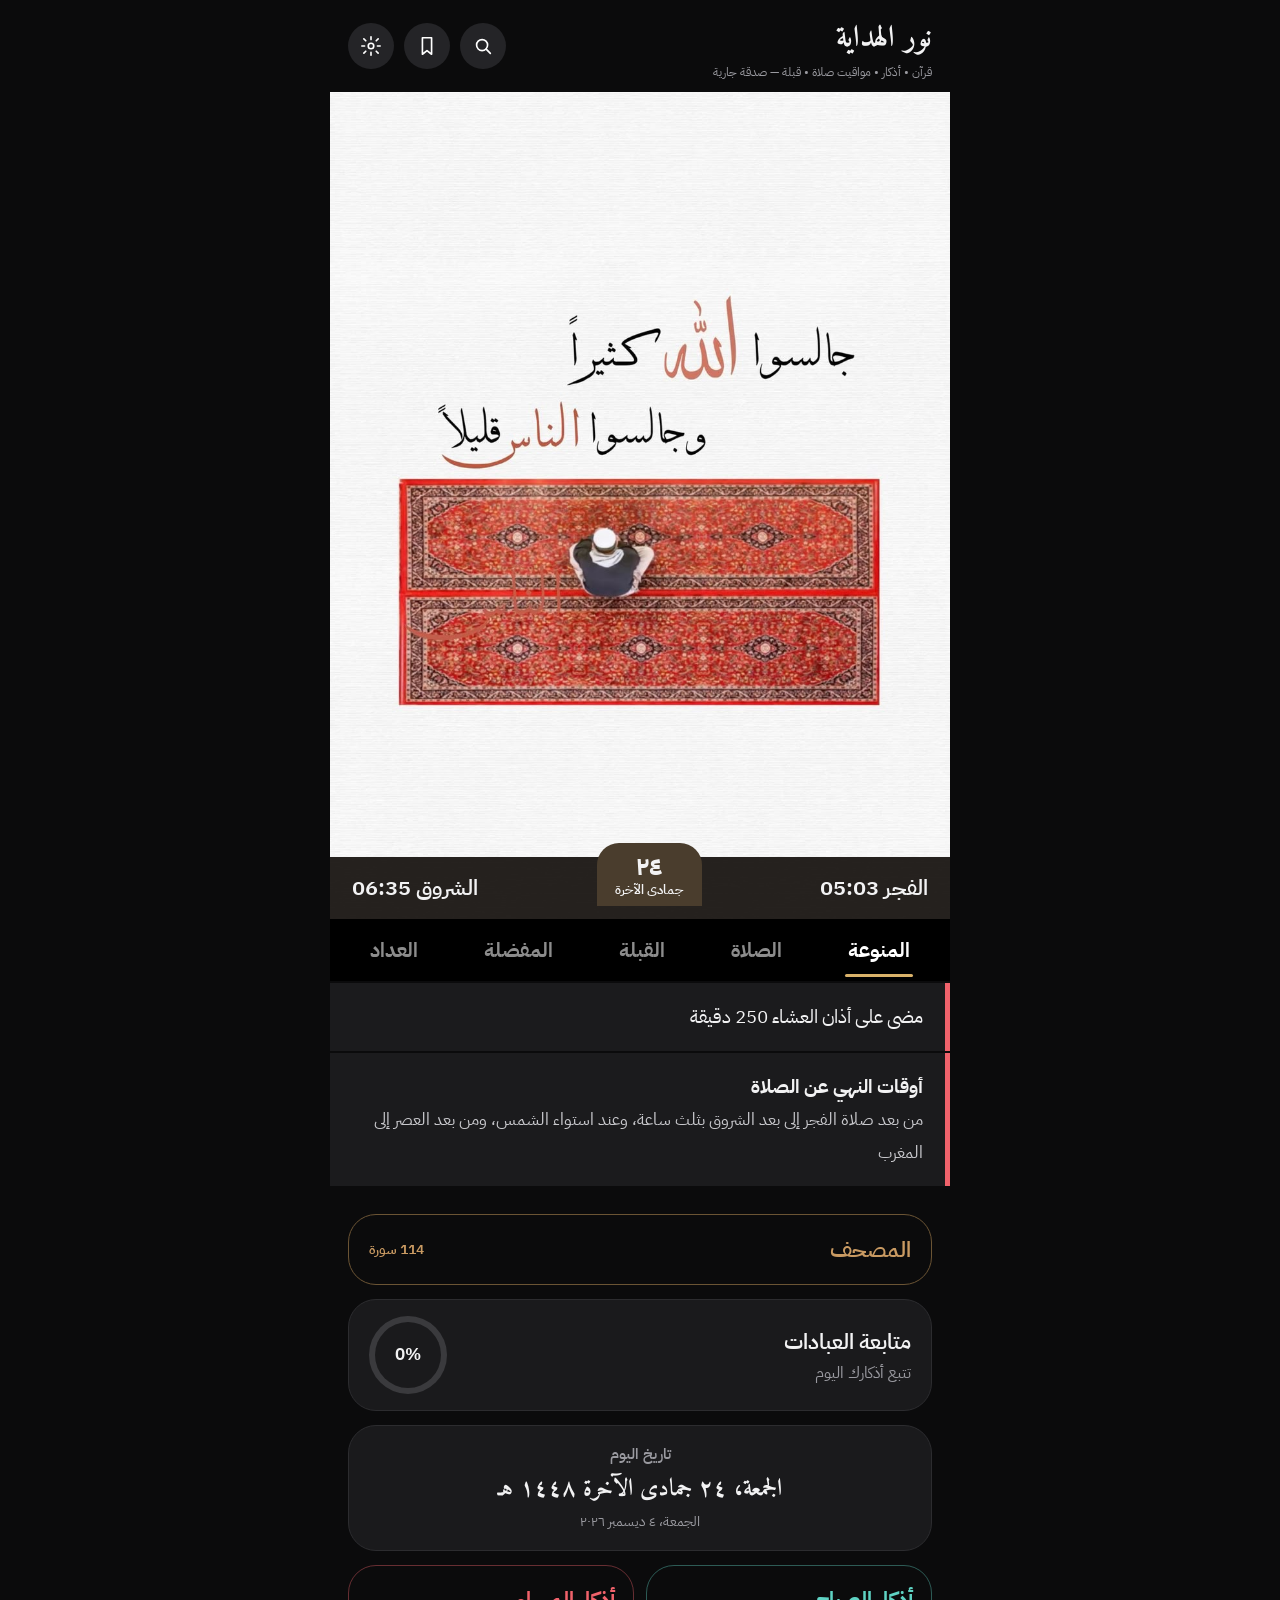
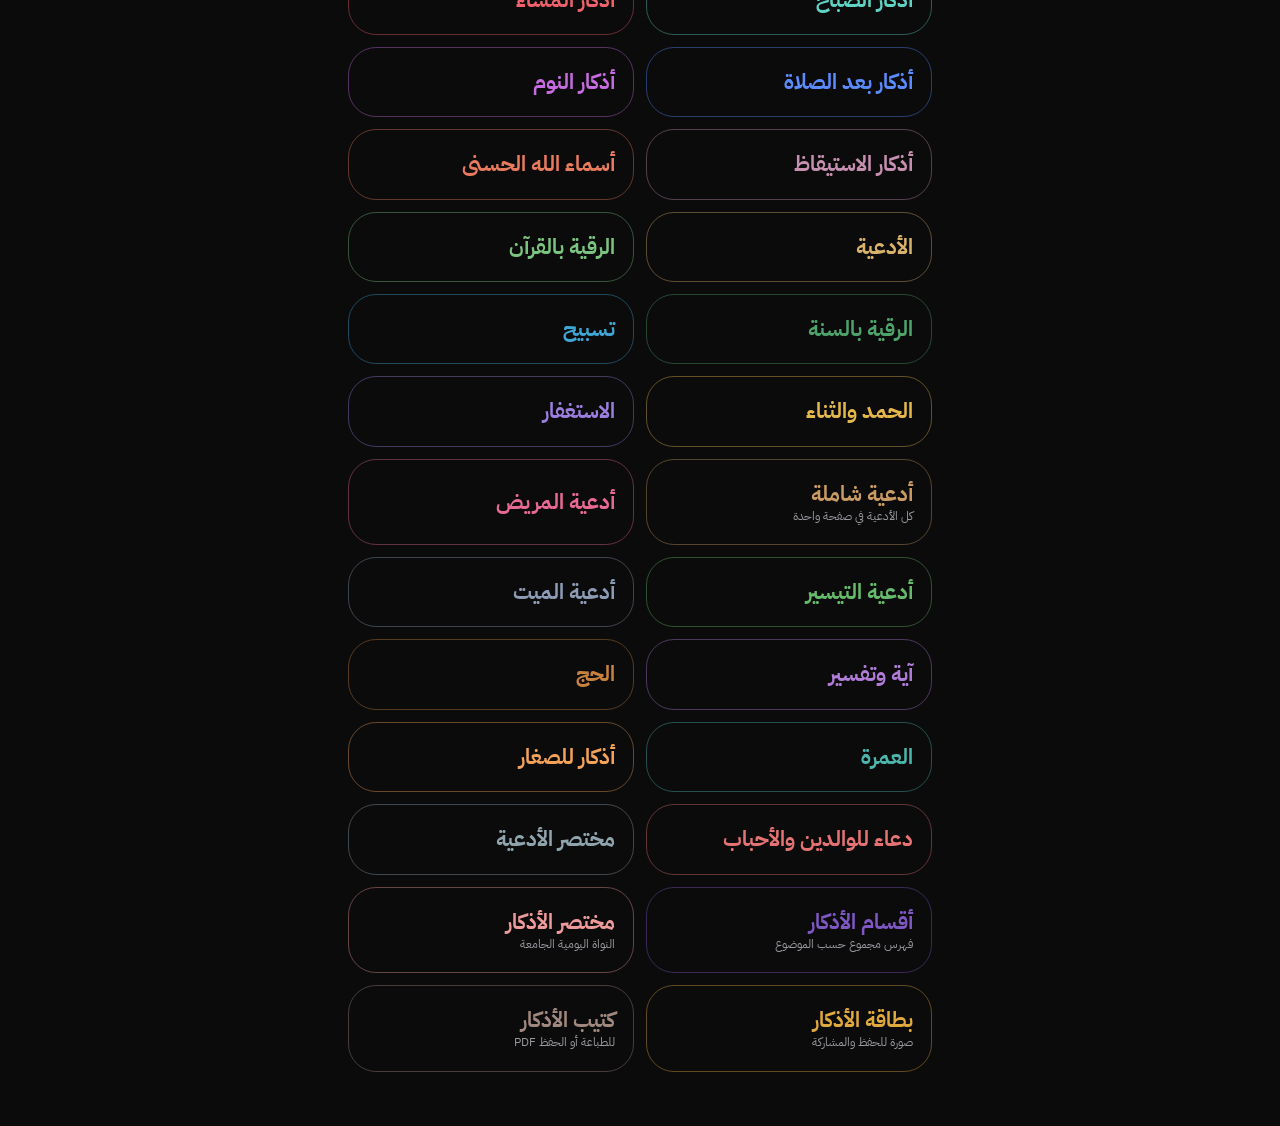
<file: 3-index.html>
<!DOCTYPE html>
<html lang="ar" dir="rtl">
<head>
<meta charset="utf-8">
<meta name="viewport" content="width=device-width, initial-scale=1, viewport-fit=cover">
<title>نور الهداية — صدقة جارية</title>
<meta name="description" content="نور الهداية — موقع إسلامي مجاني صدقة جارية: القرآن الكريم بصوت ٢٠ قارئًا، أذكار الصباح والمساء، مواقيت الصلاة، اتجاه القبلة، أسماء الله الحسنى، وعداد التسبيح.">
<meta property="og:title" content="نور الهداية — صدقة جارية">
<meta property="og:description" content="القرآن الكريم بصوت ٢٠ قارئًا، الأذكار والأدعية، مواقيت الصلاة، اتجاه القبلة، أسماء الله الحسنى — مجانًا كصدقة جارية.">
<meta property="og:type" content="website">
<link rel="stylesheet" href="https://fonts.googleapis.com/css2?family=Amiri:wght@400;700&family=IBM+Plex+Sans+Arabic:wght@400;600;700&display=swap">
<style>
:root{--bg:#0B0B0C;--card:#1A1A1C;--line:#2C2C2F;--ink:#F2F2F3;--mut:#9A9AA0;--red:#F0626B;--gold:#D9B26A;
box-sizing:border-box;padding-top:env(safe-area-inset-top,0px);padding-bottom:env(safe-area-inset-bottom,0px);color-scheme:dark}
html{scroll-padding-top:env(safe-area-inset-top,0px)}
*{box-sizing:border-box;-webkit-tap-highlight-color:transparent}
body{margin:0;background:var(--bg);color:var(--ink);font:600 17px/1.7 "IBM Plex Sans Arabic",Tahoma,sans-serif}
.view{max-width:620px;margin:0 auto;padding-bottom:40px;animation:in .35s cubic-bezier(.2,.8,.2,1)}
@keyframes in{from{opacity:0;transform:translateX(-18px)}}
[hidden]{display:none!important}
button{font:inherit;color:inherit;cursor:pointer}
.bar{display:flex;align-items:center;justify-content:space-between;padding:12px 18px}
.ib{width:46px;height:46px;border-radius:50%;border:0;background:#242427;display:grid;place-items:center;transition:transform .15s,background .2s}
.ib:active{transform:scale(.9)}.ib svg{width:22px;height:22px;fill:none;stroke:#fff;stroke-width:1.8;stroke-linecap:round;stroke-linejoin:round}
.grp{display:flex;gap:10px}
.brand{font:700 30px Amiri,serif}
.ttl{font-size:20px;display:flex;align-items:center;gap:12px}
.hero{height:290px;margin-top:-70px;padding-top:80px;background:linear-gradient(#1D3F66,#2D5379 45%,#C49A62 100%);position:relative;overflow:hidden;text-align:center}
.hero::after{content:"";position:absolute;left:50%;bottom:-120px;width:360px;height:360px;margin-left:-180px;border-radius:50%;background:radial-gradient(#FFD99A,transparent 65%);opacity:.55;animation:sun 6s ease-in-out infinite alternate}
@keyframes sun{to{transform:scale(1.15);opacity:.8}}
.ayah{font:400 28px/1.8 Amiri,serif;padding:60px 20px 0;position:relative;z-index:1}
.pt{position:absolute;inset:auto 0 0 0;height:62px;background:rgba(70,56,40,.85);display:flex;align-items:center;justify-content:space-between;padding:0 22px;z-index:1;font-size:22px}
.hj{background:#4A3D2D;border-radius:22px 22px 0 0;padding:8px 18px;line-height:1.2;margin-top:-26px;font-size:13px}.hj b{display:block;font-size:26px}
.tabs{display:flex;gap:6px;overflow-x:auto;padding:0 10px;background:#000;scrollbar-width:none}
.tabs::-webkit-scrollbar{display:none}
.tabs button{flex:1 0 auto;background:none;border:0;color:#fff;padding:14px 16px;font-size:20px;font-weight:700;opacity:.55;position:relative;transition:opacity .2s}
.tabs button[aria-selected=true]{opacity:1}
.tabs button[aria-selected=true]::after{content:"";position:absolute;inset:auto 22% 4px;height:3px;border-radius:3px;background:var(--gold);animation:in .3s}
.al{background:#1B1B1D;padding:18px 22px;margin-top:2px;border-inline-start:5px solid var(--red);margin-inline:0;font-size:19px;font-weight:400}
.al b{display:block;font-weight:700}.al small{color:#c9c9cd;font-size:17px}
.pane{padding:14px 18px;animation:in .35s}
.card{background:var(--card);border:1px solid var(--line);border-radius:28px;padding:16px 20px;margin-top:14px;display:flex;align-items:center;justify-content:space-between;width:100%;text-align:inherit}
.gold{color:#C99A62;border-color:#6b5434;background:transparent}
.ring{width:78px;height:78px;border-radius:50%;display:grid;place-items:center;background:conic-gradient(var(--gold) var(--p,0%),#3a3a3d 0)}
.ring span{width:66px;height:66px;border-radius:50%;background:var(--card);display:grid;place-items:center;font-size:17px}
.g2{display:grid;grid-template-columns:1fr 1fr;gap:12px;margin-top:14px}
.pill{border:1.5px solid color-mix(in srgb,var(--c) 40%,transparent);color:var(--c);background:transparent;border-radius:28px;padding:20px 18px;font-size:21px;font-weight:700;text-align:start;transition:transform .15s,background .2s;line-height:1.35}
.pill:active{transform:scale(.96)}.pill:hover{background:color-mix(in srgb,var(--c) 10%,transparent)}
.pill[disabled]{opacity:.4;cursor:default}.pill small{display:block;font-size:12px;font-weight:400;color:var(--mut)}
.row{display:flex;justify-content:space-between;padding:12px 4px;border-bottom:1px solid var(--line);font-size:20px}.row:last-child{border:0}.row.on{color:var(--gold)}
select,.b{font:inherit;background:#242427;color:#fff;border:0;border-radius:18px;padding:10px 16px;min-height:44px}
.b.p{background:var(--gold);color:#201a10}
.ctl{display:flex;flex-wrap:wrap;gap:8px;margin-top:12px}
.note{font-size:13px;color:var(--mut);font-weight:400;margin:10px 4px}
.sl{border:1px solid var(--line);background:var(--card);border-radius:26px;padding:12px;display:grid;grid-template-columns:auto 1fr;gap:4px 12px;text-align:start;transition:transform .15s;position:relative;min-height:96px}
.sl:active{transform:scale(.97)}
.sl i{font-style:normal;background:#242427;border-radius:12px;padding:0 14px;display:grid;place-items:center;font-size:18px;grid-row:span 2}
.sl b{font:700 25px Amiri,serif}.sl span{color:var(--mut);font-size:15px;font-weight:400}
input.s{width:100%;background:#242427;border:0;border-radius:22px;color:#fff;font:inherit;padding:12px 18px;margin:6px 0}
.rd{margin:14px 18px;border-radius:26px;padding:26px 20px;font:400 32px/2.4 Amiri,serif;text-align:center;background:var(--rb,#FCF8F3);color:var(--rt,#1b1b1b);min-height:300px;transition:background .3s,color .3s}
.zc{background:var(--card);border:1px solid var(--line);border-radius:26px;padding:18px;margin-top:14px;animation:in .4s both}
.zc.d{opacity:.5}.zt{font:400 24px/2.1 Amiri,serif}.zs{font-size:13px;color:var(--mut);font-weight:400}
.cnt{width:100%;margin-top:10px;border-radius:18px;border:0;padding:12px;background:#242427;font-size:18px}
.cc{width:230px;height:230px;border-radius:50%;margin:20px auto;display:grid;place-items:center;border:0;color:#fff;font:700 70px Amiri,serif;background:radial-gradient(circle at 30% 25%,#e6c987,#7a5d2c);transition:transform .1s;animation:br 4s ease-in-out infinite}
.cc:active{transform:scale(.93)}@keyframes br{50%{box-shadow:0 0 50px rgba(217,178,106,.4)}}
.cp{width:220px;height:220px;border-radius:50%;border:3px solid var(--gold);margin:16px auto;position:relative}
.nd{position:absolute;inset:0;transition:transform .3s}.nd::after{content:"";position:absolute;top:16px;left:50%;margin-left:-9px;border:9px solid transparent;border-bottom:78px solid var(--gold);border-top:0}
.cp::before{content:"ش";position:absolute;top:-2px;left:0;right:0;text-align:center;color:var(--mut)}
.sheet{position:fixed;inset:0;background:rgba(0,0,0,.55);z-index:9;display:flex;align-items:flex-end;animation:fade .25s}
@keyframes fade{from{opacity:0}}
.sh{background:#1C1C1E;border-radius:30px 30px 0 0;width:100%;max-width:620px;margin:0 auto;max-height:86vh;overflow:auto;padding:14px 18px calc(24px + env(safe-area-inset-bottom,0px));animation:up .35s cubic-bezier(.2,.8,.2,1)}
@keyframes up{from{transform:translateY(100%)}}
.sh h3{margin:0;font-size:20px;display:flex;justify-content:space-between;align-items:center;padding:8px 0 14px}
.th{border:2px solid transparent;border-radius:22px;height:92px;display:flex;align-items:center;justify-content:center;gap:10px;font:400 26px Amiri,serif;background:var(--rb);color:var(--rt)}
.th.on{border-color:#5ED27B}.th.au{background:#242427;color:#fff;font:700 17px "IBM Plex Sans Arabic",sans-serif}
#pb{position:fixed;inset:auto 0 0 0;z-index:8;background:#1C1C1E;border-top:1px solid var(--line);border-radius:26px 26px 0 0;padding:12px 16px calc(12px + env(safe-area-inset-bottom,0px));max-width:620px;margin:0 auto;animation:up .35s cubic-bezier(.2,.8,.2,1)}
#pb .r{display:flex;align-items:center;gap:8px;margin-top:8px}
#pb select{min-height:38px;padding:6px 10px;font-size:15px;flex:1;min-width:0}
#pb input[type=range]{flex:1;accent-color:#D9B26A}
body.pp .view{padding-bottom:230px}
.al2{display:block;margin:0 0 14px}
.hz{display:flex;overflow-x:auto;scroll-snap-type:x mandatory;scrollbar-width:none;min-height:280px}
.hz::-webkit-scrollbar{display:none}
.hp{min-width:100%;scroll-snap-align:center;display:flex;align-items:center;justify-content:center;text-align:center;padding:0 8px}
.rd.hzm{padding:14px 8px}
.seg.on{background:var(--gold);color:#201a10}
.tj-ham,.tj-slnt,.tj-lsham{color:#AAAAAA}.tj-mad2{color:#537FFF}.tj-madf{color:#4050FF}.tj-madw{color:#000EBC}.tj-mad6{color:#2144C1}.tj-qal{color:#DD0008}.tj-ikhf{color:#9400A8}.tj-ikhfs{color:#D500B7}.tj-iql{color:#26BFFD}.tj-ghu{color:#FF7E1E}.tj-idg{color:#169777}.tj-idgw{color:#169200}.tj-idgs{color:#58B800}
.hero.rug{margin-top:0;padding-top:0;height:auto;min-height:0;background:#f6f3ee}
.hero.rug::after{display:none}
.hero.rug .ayah{display:none}
#rugimg{display:none}
.hero.rug #rugimg{display:block;width:100%}
.hero.rug .pt{background:rgba(20,16,12,.92)}
button:focus-visible,select:focus-visible,input:focus-visible{outline:2px solid var(--gold);outline-offset:2px}
@media (prefers-reduced-motion:reduce){*,*::before,*::after{animation:none!important;transition:none!important}}
.bk{background:#FBF7EF;color:#241f18;border-radius:14px;margin:14px 18px;padding:26px 22px;font-family:Amiri,serif}
.bk h1{font-size:34px;margin:0 0 4px;color:#7A5C22}
.bk h2{font-size:26px;color:#7A5C22;border-bottom:2px solid #C9A85C;padding-bottom:6px;margin:26px 0 10px}
.bk .bi{margin:0 0 4px;font-size:19px;line-height:2}
.bk .bm{font-family:"IBM Plex Sans Arabic",sans-serif;font-size:12px;color:#8a7f6a;margin:0 0 14px}
@media print{
body>*{display:none!important}
#azbook{display:block!important}
#azbook .np{display:none!important}
.bk{margin:0;border-radius:0}
.bk h2{page-break-before:always}
.bk h2:first-of-type{page-break-before:avoid}
}
</style>
</head>
<body>

<div class="view" id="home">
<div class="bar" style="position:relative;z-index:3">
<div style="line-height:1.25"><span class="brand">نور الهداية</span><div style="font-size:12px;font-weight:400;color:var(--mut)">قرآن • أذكار • مواقيت صلاة • قبلة — صدقة جارية</div></div>
<div class="grp">
<button class="ib" data-go="mushaf" aria-label="بحث"><svg viewBox="0 0 24 24"><circle cx="11" cy="11" r="6"/><path d="M20 20l-4.5-4.5"/></svg></button>
<button class="ib" data-tab="fav" aria-label="المفضلة"><svg viewBox="0 0 24 24"><path d="M7 3h10v18l-5-4-5 4z"/></svg></button>
<button class="ib" id="gear" aria-label="الإعدادات"><svg viewBox="0 0 24 24"><circle cx="12" cy="12" r="3"/><path d="M12 2v3M12 19v3M4.2 4.2l2.1 2.1M17.7 17.7l2.1 2.1M2 12h3M19 12h3M4.2 19.8l2.1-2.1M17.7 6.3l2.1-2.1"/></svg></button>
</div></div>
<div class="hero" id="hero"><div class="ayah" id="ay"></div><img id="rugimg" src="rug.jpg" alt="جالسوا الله كثيرًا وجالسوا الناس قليلًا">
<div class="pt"><span id="hf"></span><span class="hj" id="hj"></span><span id="hs"></span></div></div>
<div class="tabs" role="tablist" id="tabs">
<button role="tab" data-tab="misc" aria-selected="true">المنوعة</button><button role="tab" data-tab="pray" aria-selected="false">الصلاة</button><button role="tab" data-tab="qibla" aria-selected="false">القبلة</button><button role="tab" data-tab="fav" aria-selected="false">المفضلة</button><button role="tab" data-tab="count" aria-selected="false">العداد</button>
</div>
<div class="al" id="al1"></div>
<div class="al"><b>أوقات النهي عن الصلاة</b><small>من بعد صلاة الفجر إلى بعد الشروق بثلث ساعة، وعند استواء الشمس، ومن بعد العصر إلى المغرب</small></div>

<div class="pane" id="p-misc">
<button class="card gold" data-go="mushaf"><span style="font-size:22px">المصحف</span><span id="mcount" style="font-size:14px"></span></button>
<div class="card"><div><div style="font-size:22px">متابعة العبادات</div><div style="color:var(--mut);font-weight:400;font-size:16px">تتبع أذكارك اليوم</div></div><div class="ring" id="ring"><span id="rt">0%</span></div></div>
<div class="card" style="display:block;text-align:center"><div style="color:var(--mut);font-size:15px">تاريخ اليوم</div><div id="dhij" style="font:700 24px Amiri,serif"></div><div id="dgre" style="color:var(--mut);font-size:14px;font-weight:400"></div></div>
<div class="g2">
<button class="pill" style="--c:#5FD3C4" data-go="adhkar" data-k="m">أذكار الصباح</button>
<button class="pill" style="--c:#F0626B" data-go="adhkar" data-k="e">أذكار المساء</button>
<button class="pill" style="--c:#5B8CFF" data-go="adhkar" data-k="p">أذكار بعد الصلاة</button>
<button class="pill" style="--c:#C66BE0" data-go="adhkar" data-k="s">أذكار النوم</button>
<button class="pill" style="--c:#C68FB0" data-go="adhkar" data-k="w">أذكار الاستيقاظ</button>
<button class="pill" style="--c:#E87A5D" data-go="names">أسماء الله الحسنى</button>
<button class="pill" style="--c:#D9B26A" data-go="duas">الأدعية</button>
<button class="pill" style="--c:#7BC47F" data-go="adhkar" data-k="rq">الرقية بالقرآن</button>
<button class="pill" style="--c:#4EA36B" data-go="adhkar" data-k="rs">الرقية بالسنة</button>
<button class="pill" style="--c:#3FA7D6" data-tab="count" data-pre="سبحان الله">تسبيح</button>
<button class="pill" style="--c:#E5B84B" data-tab="count" data-pre="الحمد لله">الحمد والثناء</button>
<button class="pill" style="--c:#9B7EDE" data-tab="count" data-pre="أستغفر الله">الاستغفار</button>
<button class="pill" style="--c:#C99A62" data-go="duas" data-k="__all">أدعية شاملة<small>كل الأدعية في صفحة واحدة</small></button>
<button class="pill" style="--c:#E86A92" data-go="duas" data-k="المريض">أدعية المريض</button>
<button class="pill" style="--c:#66BB6A" data-go="duas" data-k="التيسير">أدعية التيسير</button>
<button class="pill" style="--c:#8D9BB5" data-go="duas" data-k="الميت">أدعية الميت</button>
<button class="pill" style="--c:#B07CD8" data-go="tafsir">آية وتفسير</button>
<button class="pill" style="--c:#C9823E" data-go="steps" data-k="h">الحج</button>
<button class="pill" style="--c:#4DB6AC" data-go="steps" data-k="u">العمرة</button>
<button class="pill" style="--c:#F4A259" data-go="adhkar" data-k="k">أذكار للصغار</button>
<button class="pill" style="--c:#E57373" data-go="duas" data-k="للوالدين والأحباب">دعاء للوالدين والأحباب</button>
<button class="pill" style="--c:#90A4AE" data-go="duas" data-k="مختصر الأدعية">مختصر الأدعية</button>
<button class="pill" style="--c:#7E57C2" data-go="azsec">أقسام الأذكار<small>فهرس مجموع حسب الموضوع</small></button>
<button class="pill" style="--c:#EF9A9A" data-go="adhkar" data-k="mx">مختصر الأذكار<small>النواة اليومية الجامعة</small></button>
<button class="pill" style="--c:#E0A93E" data-go="azcard">بطاقة الأذكار<small>صورة للحفظ والمشاركة</small></button>
<button class="pill" style="--c:#A1887F" data-go="azbook">كتيب الأذكار<small>للطباعة أو الحفظ PDF</small></button>
</div></div>

<div class="pane" id="p-pray" hidden>
<div class="card" style="display:block;text-align:center"><div style="color:var(--mut);font-size:15px">الصلاة القادمة</div><div style="font:700 36px Amiri,serif;color:var(--gold)" id="nn"></div><div style="font-size:26px;font-variant-numeric:tabular-nums" id="nc"></div></div>
<div class="card" style="display:block" id="times"></div>
<div class="ctl"><select id="city" aria-label="المدينة"></select><button class="b p" id="gps">موقعي</button><select id="method" aria-label="طريقة الحساب"><option value="egy">الهيئة المصرية</option><option value="mwl">رابطة العالم الإسلامي</option><option value="umq">أم القرى</option></select></div>
<p class="note">المواقيت محسوبة فلكيًا حسب موقعك وطريقة الحساب، وقد تختلف بدقائق عن التقويم المحلي. تأكد من جهة الإفتاء في بلدك.</p></div>

<div class="pane" id="p-qibla" hidden>
<div class="card" style="display:block;text-align:center"><div style="font:700 38px Amiri,serif" id="qd">--</div>
<div class="cp"><div class="nd" id="nd"></div></div>
<button class="b p" id="comp">تفعيل البوصلة</button>
<p class="note" id="qn">الزاوية من الشمال الحقيقي حسب مدينتك المختارة في تبويب الصلاة. بوصلة الهاتف قد تتأثر بالمعادن، فعايرها بحركة رقم 8.</p></div></div>

<div class="pane" id="p-fav" hidden><div id="favl" class="g2"></div><p class="note" id="favn"></p></div>

<div class="pane" id="p-count" hidden>
<div class="ctl" style="justify-content:center"><select id="tt"><option>سبحان الله</option><option>الحمد لله</option><option>الله أكبر</option><option>لا إله إلا الله</option><option>أستغفر الله</option></select><select id="tg"><option value="33">33</option><option value="100">100</option><option value="0">بلا حد</option></select></div>
<button class="cc" id="cb">0</button>
<div class="ctl" style="justify-content:center;align-items:center"><span class="note" id="cd"></span><button class="b" id="cr">إعادة</button></div></div>
</div>

<div class="view" id="mushaf" hidden>
<div class="bar"><span class="ttl"><button class="ib" data-go="home" aria-label="رجوع"><svg viewBox="0 0 24 24"><path d="M9 5l7 7-7 7"/></svg></button>المصحف</span></div>
<div style="padding:0 18px"><button class="card gold" id="lsn" style="margin:0 0 8px"><span style="font-size:20px">استماع للقرآن</span><span style="font-size:14px">20 قارئًا</span></button><input class="s" id="sq" placeholder="ابحث عن سورة..." aria-label="بحث"><div class="g2" id="sg"></div></div></div>

<div class="view" id="reader" hidden>
<div class="bar"><span class="ttl"><button class="ib" data-go="mushaf" aria-label="رجوع"><svg viewBox="0 0 24 24"><path d="M9 5l7 7-7 7"/></svg></button><span id="rn"></span></span>
<div class="grp"><button class="ib" id="pl" aria-label="استماع"><svg viewBox="0 0 24 24"><path d="M8 5v14l11-7z"/></svg></button><button class="ib" id="bm" aria-label="حفظ"><svg viewBox="0 0 24 24"><path d="M7 3h10v18l-5-4-5 4z"/></svg></button><button class="ib" id="gear2" aria-label="الإعدادات"><svg viewBox="0 0 24 24"><circle cx="12" cy="12" r="3"/><path d="M12 2v3M12 19v3M4.2 4.2l2.1 2.1M17.7 17.7l2.1 2.1M2 12h3M19 12h3M4.2 19.8l2.1-2.1M17.7 6.3l2.1-2.1"/></svg></button></div></div>
<div class="rd" id="rb"></div><p class="note" style="margin:0 24px" id="rnote"></p></div>

<div class="view" id="adhkar" hidden>
<div class="bar"><span class="ttl"><button class="ib" data-go="home" aria-label="رجوع"><svg viewBox="0 0 24 24"><path d="M9 5l7 7-7 7"/></svg></button><span id="an"></span></span></div>
<div style="padding:0 18px" id="al"></div><p class="note" style="margin:10px 24px" id="adnote">مجموعة مختارة من الصحيح الثابت. المكتبة الكاملة تُضاف بعد مراجعة تخريجها.</p></div>

<div class="view" id="azsec" hidden>
<div class="bar"><span class="ttl"><button class="ib" data-go="home" aria-label="رجوع"><svg viewBox="0 0 24 24"><path d="M9 5l7 7-7 7"/></svg></button>أقسام الأذكار</span></div>
<div style="padding:0 18px">
<div class="zs" style="color:var(--gold);font-weight:700;margin:8px 0">أذكار اليوم والليلة</div>
<div class="g2">
<button class="pill" style="--c:#5FD3C4" data-go="adhkar" data-k="m">أذكار الصباح<small data-cnt="m"></small></button>
<button class="pill" style="--c:#F0626B" data-go="adhkar" data-k="e">أذكار المساء<small data-cnt="e"></small></button>
<button class="pill" style="--c:#5B8CFF" data-go="adhkar" data-k="p">أذكار بعد الصلاة<small data-cnt="p"></small></button>
<button class="pill" style="--c:#C66BE0" data-go="adhkar" data-k="s">أذكار النوم<small data-cnt="s"></small></button>
<button class="pill" style="--c:#C68FB0" data-go="adhkar" data-k="w">أذكار الاستيقاظ<small data-cnt="w"></small></button>
<button class="pill" style="--c:#EF9A9A" data-go="adhkar" data-k="mx">مختصر الأذكار<small data-cnt="mx"></small></button>
</div>
<div class="zs" style="color:var(--gold);font-weight:700;margin:18px 0 8px">الرقية الشرعية</div>
<div class="g2">
<button class="pill" style="--c:#7BC47F" data-go="adhkar" data-k="rq">الرقية بالقرآن<small data-cnt="rq"></small></button>
<button class="pill" style="--c:#4EA36B" data-go="adhkar" data-k="rs">الرقية بالسنة<small data-cnt="rs"></small></button>
</div>
<div class="zs" style="color:var(--gold);font-weight:700;margin:18px 0 8px">للعائلة</div>
<div class="g2">
<button class="pill" style="--c:#F4A259" data-go="adhkar" data-k="k">أذكار للصغار<small data-cnt="k"></small></button>
<button class="pill" style="--c:#E57373" data-go="duas" data-k="للوالدين والأحباب">دعاء للوالدين والأحباب<small data-dcnt="1"></small></button>
</div>
<p class="note">كل قسم مأخوذ من الثابت في القرآن والسنة الصحيحة مع مصدره.</p>
</div></div>

<div class="view" id="azcard" hidden>
<div class="bar"><span class="ttl"><button class="ib" data-go="home" aria-label="رجوع"><svg viewBox="0 0 24 24"><path d="M9 5l7 7-7 7"/></svg></button>بطاقة الأذكار</span></div>
<div style="padding:0 18px">
<select id="ck" class="s" style="width:100%" aria-label="القسم"></select>
<canvas id="cvs" width="1080" height="1400" style="width:100%;border-radius:14px;background:#17171A;display:block"></canvas>
<div class="ctl" style="justify-content:center;margin-top:12px"><button class="b p" id="cdl">تنزيل البطاقة PNG</button><button class="b" id="csh">مشاركة</button></div>
<p class="note" id="cnote">البطاقة تُرسم على جهازك من نصوص التطبيق نفسها بلا خوادم. اختر القسم ثم نزّلها أو شاركها.</p>
</div></div>

<div class="view" id="azbook" hidden>
<div class="bar np"><span class="ttl"><button class="ib" data-go="home" aria-label="رجوع"><svg viewBox="0 0 24 24"><path d="M9 5l7 7-7 7"/></svg></button>كتيب الأذكار</span></div>
<div style="padding:0 18px" class="np">
<button class="b p" id="bpr" style="width:100%">طباعة الكتيب / حفظه PDF</button>
<p class="note">يفتح الكتيب بتنسيق ورقي جاهز للطباعة؛ اختر «حفظ بتنسيق PDF» من نافذة الطباعة لتنزيله ملفًا.</p>
</div>
<div id="bkc" class="bk"></div>
</div>

<div id="pb" hidden>
<div style="display:flex;justify-content:space-between;align-items:center"><b id="ptl"></b><button class="ib" id="px" aria-label="إغلاق" style="width:36px;height:36px"><svg viewBox="0 0 24 24"><path d="M6 6l12 12M18 6L6 18"/></svg></button></div>
<div class="zs" id="pm"></div>
<div class="r"><select id="rs" aria-label="القارئ"></select><select id="sp" aria-label="السرعة"><option value="0.75">0.75x</option><option value="1" selected>1x</option><option value="1.25">1.25x</option><option value="1.5">1.5x</option></select></div>
<div class="r"><input type="range" id="sk" min="0" max="1000" value="0" aria-label="التقدم"></div>
<div class="r" style="justify-content:center;gap:12px"><button class="b" id="pv">السابقة</button><button class="ib" id="ppl" aria-label="تشغيل" style="width:58px;height:58px;background:#D9B26A;color:#201a10;font-size:20px">▶</button><button class="b" id="pn">التالية</button><label class="zs"><input type="checkbox" id="rp"> تكرار</label></div></div>

<div class="view" id="names" hidden>
<div class="bar"><span class="ttl"><button class="ib" data-go="home" aria-label="رجوع"><svg viewBox="0 0 24 24"><path d="M9 5l7 7-7 7"/></svg></button>أسماء الله الحسنى</span></div>
<div style="padding:0 18px" class="g2" id="ng"></div></div>

<div class="view" id="duas" hidden>
<div class="bar"><span class="ttl"><button class="ib" data-go="home" aria-label="رجوع"><svg viewBox="0 0 24 24"><path d="M9 5l7 7-7 7"/></svg></button>الأدعية</span></div>
<div style="padding:0 18px"><select id="dc" aria-label="القسم" style="width:100%"></select><div id="dl"></div><p class="note">مجموعة مختارة من القرآن ومن الصحيح الثابت في السنة، مع المصدر.</p></div></div>

<div class="view" id="tafsir" hidden>
<div class="bar"><span class="ttl"><button class="ib" data-go="home" aria-label="رجوع"><svg viewBox="0 0 24 24"><path d="M9 5l7 7-7 7"/></svg></button>آية وتفسير</span></div>
<div style="padding:0 18px">
<div class="zc"><div class="zt" id="tq"></div><div class="zs" id="tqr"></div></div>
<div class="zc"><div style="font:400 18px/2 \'IBM Plex Sans Arabic\',sans-serif" id="tt2"></div><div class="zs">التفسير الميسّر — مجمع الملك فهد لطباعة المصحف الشريف</div></div>
<button class="cnt" id="tnext">آية أخرى</button>
<p class="note">النص بالرسم العثماني والتفسير من التفسير الميسّر. يحتاج هذا القسم اتصالًا بالإنترنت.</p>
</div></div>

<div class="view" id="steps" hidden>
<div class="bar"><span class="ttl"><button class="ib" data-go="home" aria-label="رجوع"><svg viewBox="0 0 24 24"><path d="M9 5l7 7-7 7"/></svg></button><span id="stn"></span></span></div>
<div style="padding:0 18px" id="stl"></div>
<p class="note" style="margin:10px 24px" id="stnote"></p></div>

<div class="sheet" id="sheet" hidden><div class="sh">
<h3>إعدادات المصحف<button class="ib" id="sx" aria-label="إغلاق"><svg viewBox="0 0 24 24"><path d="M6 6l12 12M18 6L6 18"/></svg></button></h3>
<div style="margin-bottom:6px">ألوان القراءة</div><div class="g2" id="themes"></div>
<div style="margin:18px 0 4px">حجم الخط</div><input type="range" id="fsz" min="22" max="50" style="width:100%;accent-color:#D9B26A">
<div style="margin:18px 0 4px">عرض الآيات</div><div class="ctl" id="qmrow"><button class="b seg" data-qm="0">متصل</button><button class="b seg" data-qm="1">كل آية في سطر</button></div>
<div style="margin:18px 0 4px">اتجاه التصفح</div><div class="ctl" id="qdrow"><button class="b seg" data-qd="v">عمودي</button><button class="b seg" data-qd="h">أفقي (صفحة لكل آية)</button></div>
<div style="margin:18px 0 4px">ألوان التجويد</div><div class="ctl" id="tjrow"><button class="b seg" data-tj="0">إيقاف</button><button class="b seg" data-tj="1">تشغيل</button></div>
<p class="note" id="tjleg" hidden>دليل الألوان: <span style="color:#888">رمادي: لا يُنطق (همزة وصل/لام شمسية/ساكن)</span> • <span style="color:#537FFF">أزرق فاتح: مد طبيعي</span> • <span style="color:#4050FF">أزرق: مد فرعي (متصل ومنفصل ولازم)</span> • <span style="color:#DD0008">أحمر: قلقلة</span> • <span style="color:#FF7E1E">برتقالي: غنة</span> • <span style="color:#9400A8">بنفسجي: إخفاء</span> • <span style="color:#26BFFD">سماوي: إقلاب</span> • <span style="color:#169200">أخضر: إدغام</span>. التلوين على النص العثماني نفسه، ويحتاج اتصالًا بالإنترنت عند أول تحميل لكل سورة.</p>
<p class="note">المصحف المطبوع بصفحاته (مصحف المدينة) ومصحف ورش عن نافع: لم نتحقق بعد من مصدر موثوق متاح لنصيهما، فلم نضفهما في هذه النسخة حتى لا نعرض نصًا غير موثّق.</p>
</div></div>

<script>
const $=s=>document.querySelector(s),$$=s=>[...document.querySelectorAll(s)],rad=Math.PI/180;
const store={get(k,d){try{const v=localStorage.getItem("noor:"+k);return v===null?d:JSON.parse(v)}catch(e){return d}},set(k,v){try{localStorage.setItem("noor:"+k,JSON.stringify(v))}catch(e){}}};
const day=()=>new Date().toDateString();

/* التنقل */
let cur="home";
function go(v,k){
  $$(".view").forEach(x=>x.hidden=x.id!==v);cur=v;scrollTo(0,0);
  if(v==="adhkar")openAdhkar(k);
  if(v==="duas"){if(k)$("#dc").value=k;duas()}
  if(v==="tafsir")loadTaf();
  if(v==="steps")drawSteps(k||"h");
  if(v==="azsec")azsecFill();
  if(v==="azbook")buildBook();
  if(v==="azcard")initCard();
}
document.addEventListener("click",e=>{
  const g=e.target.closest("[data-go]");if(g){go(g.dataset.go,g.dataset.k);return}
  const t=e.target.closest("[data-tab]");if(t){tab(t.dataset.tab);if(t.dataset.pre)$("#tt").value=t.dataset.pre}
});
function tab(n){
  go("home");$$("#tabs button").forEach(b=>b.setAttribute("aria-selected",b.dataset.tab===n));
  $$(".pane").forEach(p=>p.hidden=p.id!=="p-"+n);if(n==="fav")favs();
}

/* أقسام وبطاقة وكتيب الأذكار */
function azsecFill(){$$("#azsec [data-cnt]").forEach(el=>{const n=AD[el.dataset.cnt][1].length;el.textContent=n+" أذكار"});$$("#azsec [data-dcnt]").forEach(el=>{el.textContent=(DU["للوالدين والأحباب"]||[]).length+" أدعية"})}
function buildBook(){if(buildBook.d)return;buildBook.d=1;let h='<h1>كتيب الأذكار</h1><div class="bm" style="margin-bottom:18px">نور الهداية — أذكار من القرآن والسنة الصحيحة مع مصادرها</div>';
["m","e","p","s","w","rq","rs","k"].forEach(k=>{h+=`<h2>${AD[k][0]}</h2>`+(ADN[k]?`<div class="bm" style="margin:0 0 12px">${ADN[k]}</div>`:"");
AD[k][1].forEach(z=>{h+=`<p class="bi">${z[0]}</p><div class="bm">التكرار: ${z[1]}${z[1]>1?" مرات":" مرة"} — ${z[2]}</div>`})});
$("#bkc").innerHTML=h}
$("#bpr").onclick=()=>window.print();
function wrapCv(x,t,mw){const ws=t.split(/\s+/),L=[];let c="";for(const w of ws){const v=c?c+" "+w:w;if(x.measureText(v).width>mw&&c){L.push(c);c=w}else c=v}if(c)L.push(c);return L}
async function drawCard(){await document.fonts.ready;const d=AD[$("#ck").value]||AD.mx,c=$("#cvs"),x=c.getContext("2d"),W=1080,H=1400;
x.fillStyle="#17171A";x.fillRect(0,0,W,H);
x.strokeStyle="#D9B26A";x.lineWidth=6;x.strokeRect(24,24,W-48,H-48);
x.strokeStyle="rgba(217,178,106,.35)";x.lineWidth=2;x.strokeRect(40,40,W-80,H-80);
x.direction="rtl";x.textAlign="center";
x.fillStyle="#D9B26A";x.font="700 60px Amiri,serif";x.fillText("نور الهداية",W/2,130);
x.font="400 34px 'IBM Plex Sans Arabic',sans-serif";x.fillStyle="#E9E4DA";x.fillText(d[0],W/2,195);
x.strokeStyle="rgba(217,178,106,.6)";x.lineWidth=2;x.beginPath();x.moveTo(180,225);x.lineTo(W-180,225);x.stroke();
const max=6;let y=290;x.textAlign="right";
for(const z of d[1].slice(0,max)){
x.font="400 36px Amiri,serif";x.fillStyle="#F4F1E8";
for(const ln of wrapCv(x,z[0],W-200)){if(y>H-170)break;x.fillText(ln,W-100,y);y+=58}
if(z[1]>1&&y<H-170){x.font="600 26px 'IBM Plex Sans Arabic',sans-serif";x.fillStyle="#D9B26A";x.fillText("× "+z[1],W-100,y+6);y+=10}
y+=40;
x.strokeStyle="rgba(255,255,255,.08)";x.lineWidth=1;x.beginPath();x.moveTo(140,y-20);x.lineTo(W-140,y-20);x.stroke();
if(y>H-170)break}
x.textAlign="center";x.font="400 26px 'IBM Plex Sans Arabic',sans-serif";
if(d[1].length>max){x.fillStyle="#9a958c";x.fillText("وبقية الأذكار في قسم «"+d[0]+"» داخل التطبيق",W/2,H-108)}
x.fillStyle="#8b8578";x.fillText("صدقة جارية — انشرها تؤجر",W/2,H-62)}
function initCard(){if(!$("#ck").options.length){Object.keys(AD).forEach(k=>$("#ck").add(new Option(AD[k][0],k)));$("#ck").value="mx"}drawCard()}
$("#ck").onchange=drawCard;
$("#cdl").onclick=()=>$("#cvs").toBlob(b=>{const a=document.createElement("a");a.href=URL.createObjectURL(b);a.download="azkar-card.png";a.click();setTimeout(()=>URL.revokeObjectURL(a.href),4000)},"image/png");
$("#csh").onclick=()=>$("#cvs").toBlob(async b=>{const f=new File([b],"azkar-card.png",{type:"image/png"});
if(navigator.canShare&&navigator.canShare({files:[f]})){try{await navigator.share({files:[f],title:"بطاقة الأذكار"})}catch(e){}}
else{$("#cdl").click();$("#cnote").textContent="المشاركة المباشرة غير مدعومة في هذا المتصفح، فنزّلنا البطاقة بدلًا منها."}},"image/png");

/* المواقيت */
const CITIES={"القاهرة":[30.0444,31.2357,"Africa/Cairo"],"الجيزة":[30.0131,31.2089,"Africa/Cairo"],"الإسكندرية":[31.2001,29.9187,"Africa/Cairo"],"أسوان":[24.0889,32.8998,"Africa/Cairo"],"مكة المكرمة":[21.3891,39.8579,"Asia/Riyadh"],"المدينة المنورة":[24.4672,39.6111,"Asia/Riyadh"],"الرياض":[24.7136,46.6753,"Asia/Riyadh"],"دبي":[25.2048,55.2708,"Asia/Dubai"]};
const MT={egy:[19.5,17.5,0],mwl:[18,17,0],umq:[18.5,0,90]};
const NM={fajr:"الفجر",sunrise:"الشروق",dhuhr:"الظهر",asr:"العصر",maghrib:"المغرب",isha:"العشاء"};
let loc=store.get("loc",null)||{n:"الجيزة",lat:30.0131,lon:31.2089,tz:"Africa/Cairo"},method=store.get("method","egy");
const cs=$("#city");Object.keys(CITIES).forEach(c=>cs.add(new Option(c,c)));cs.add(new Option("موقعي الحالي","gps"));cs.value=loc.n in CITIES?loc.n:"gps";$("#method").value=method;
function calc(y,m,d,lat,lon,mt){
  const D=(Date.UTC(y,m,d,12)-Date.UTC(2000,0,1,12))/864e5,g=(357.529+.98560028*D)%360,q=(280.459+.98564736*D)%360;
  const L=q+1.915*Math.sin(g*rad)+.02*Math.sin(2*g*rad),e=23.439-3.6e-7*D;
  const ra=(Math.atan2(Math.cos(e*rad)*Math.sin(L*rad),Math.cos(L*rad))/rad/15+24)%24,dec=Math.asin(Math.sin(e*rad)*Math.sin(L*rad));
  let eq=q/15-ra;eq=((eq+12)%24+24)%24-12;const noon=12-lon/15-eq;
  const ha=a=>{const c=(Math.sin(a*rad)-Math.sin(lat*rad)*Math.sin(dec))/(Math.cos(lat*rad)*Math.cos(dec));return Math.acos(Math.max(-1,Math.min(1,c)))/rad/15};
  const asr=Math.atan(1/(1+Math.tan(Math.abs(lat*rad-dec))))/rad,B=Date.UTC(y,m,d),T=h=>B+h*36e5,[fa,ia,im]=mt,mg=noon+ha(-.833);
  return{fajr:T(noon-ha(-fa)),sunrise:T(noon-ha(-.833)),dhuhr:T(noon+.0333),asr:T(noon+ha(asr)),maghrib:T(mg),isha:T(im?mg+im/60:noon+ha(-ia))};
}
function ymd(ms,tz){const p=new Intl.DateTimeFormat("en-CA",{timeZone:tz,year:"numeric",month:"2-digit",day:"2-digit"}).format(ms).split("-");return[+p[0],p[1]-1,+p[2]]}
const AY=["أَلَا بِذِكْرِ ٱللَّهِ تَطْمَئِنُّ ٱلْقُلُوبُ","إِنَّ مَعَ ٱلْعُسْرِ يُسْرًا","فَٱذْكُرُونِىٓ أَذْكُرْكُمْ"];
let nt=0;
function render(){
  const now=Date.now(),[y,m,d]=ymd(now,loc.tz),mt=MT[method],T=calc(y,m,d,loc.lat,loc.lon,mt),T2=calc(y,m,d+1,loc.lat,loc.lon,mt);
  const f=new Intl.DateTimeFormat("en-GB",{timeZone:loc.tz,hour:"2-digit",minute:"2-digit",hour12:false});
  const keys=Object.keys(NM);let nx=keys.filter(k=>k!=="sunrise").find(k=>T[k]>now);nt=nx?T[nx]:T2.fajr;nx=nx||"fajr";
  $("#times").innerHTML=keys.map(k=>`<div class="row${k===nx?" on":""}"><span>${NM[k]}</span><span>${f.format(T[k])}</span></div>`).join("");
  $("#nn").textContent=NM[nx];$("#hf").textContent="الفجر "+f.format(T.fajr);$("#hs").textContent="الشروق "+f.format(T.sunrise);
  const hd=n=>new Intl.DateTimeFormat("ar-SA-u-ca-islamic-umalqura",{timeZone:loc.tz,...n}).format(now);
  $("#hj").innerHTML=`<b>${hd({day:"numeric"})}</b>${hd({month:"long"})}`;
  const past=["fajr","dhuhr","asr","maghrib","isha"].filter(k=>T[k]<=now).pop();
  $("#al1").innerHTML=past?`مضى على أذان ${NM[past]} ${Math.floor((now-T[past])/6e4)} دقيقة`:`باقي على أذان الفجر ${Math.ceil((T.fajr-now)/6e4)} دقيقة`;
  $("#ay").textContent=AY[new Date().getDate()%AY.length];
  $("#dhij").textContent=new Intl.DateTimeFormat("ar-SA-u-ca-islamic-umalqura",{timeZone:loc.tz,weekday:"long",day:"numeric",month:"long",year:"numeric"}).format(now);
  $("#dgre").textContent=new Intl.DateTimeFormat("ar-EG-u-ca-gregory",{timeZone:loc.tz,weekday:"long",day:"numeric",month:"long",year:"numeric"}).format(now);
  tick();prog();
}
function tick(){const s=Math.max(0,Math.floor((nt-Date.now())/1e3)),p=n=>String(n).padStart(2,"0");$("#nc").textContent=`${p(s/3600|0)}:${p(s%3600/60|0)}:${p(s%60)}`;if(!s)setTimeout(render,1200)}
setInterval(tick,1e3);
cs.onchange=()=>{if(cs.value==="gps"){$("#gps").click();return}const c=CITIES[cs.value];loc={n:cs.value,lat:c[0],lon:c[1],tz:c[2]};store.set("loc",loc);render();qibla()};
$("#method").onchange=e=>{method=e.target.value;store.set("method",method);render()};
$("#gps").onclick=()=>{if(!navigator.geolocation){alert("المتصفح لا يدعم تحديد الموقع");return}
  navigator.geolocation.getCurrentPosition(p=>{loc={n:"موقعي",lat:p.coords.latitude,lon:p.coords.longitude,tz:Intl.DateTimeFormat().resolvedOptions().timeZone};store.set("loc",loc);cs.value="gps";render();qibla()},()=>alert("لم نستطع تحديد موقعك. اختر مدينتك من القائمة."),{timeout:1e4})};

/* القبلة */
let qdeg=0,hd=null;
function qibla(){const a=loc.lat*rad,b=21.4225*rad,dl=(39.8262-loc.lon)*rad;qdeg=(Math.atan2(Math.sin(dl)*Math.cos(b),Math.cos(a)*Math.sin(b)-Math.sin(a)*Math.cos(b)*Math.cos(dl))/rad+360)%360;$("#qd").textContent=Math.round(qdeg)+"°";spin()}
function spin(){$("#nd").style.transform=`rotate(${hd===null?qdeg:qdeg-hd}deg)`}
$("#comp").onclick=async()=>{try{
  if(window.DeviceOrientationEvent&&DeviceOrientationEvent.requestPermission&&await DeviceOrientationEvent.requestPermission()!=="granted")throw 0;
  const h=e=>{const v=e.webkitCompassHeading??(e.alpha!=null?360-e.alpha:null);if(v!=null){hd=v;spin()}};
  addEventListener("deviceorientationabsolute",h,true);addEventListener("deviceorientation",h,true);$("#qn").textContent="حرّك الهاتف أفقيًا حتى يشير السهم لأعلى."}
  catch(e){$("#qn").textContent="البوصلة غير متاحة أو لم تُمنح الإذن. السهم يوضح الزاوية من الشمال فقط."}};

/* المصحف */
const SN="الفاتحة,البقرة,آل عمران,النساء,المائدة,الأنعام,الأعراف,الأنفال,التوبة,يونس,هود,يوسف,الرعد,إبراهيم,الحجر,النحل,الإسراء,الكهف,مريم,طه,الأنبياء,الحج,المؤمنون,النور,الفرقان,الشعراء,النمل,القصص,العنكبوت,الروم,لقمان,السجدة,الأحزاب,سبأ,فاطر,يس,الصافات,ص,الزمر,غافر,فصلت,الشورى,الزخرف,الدخان,الجاثية,الأحقاف,محمد,الفتح,الحجرات,ق,الذاريات,الطور,النجم,القمر,الرحمن,الواقعة,الحديد,المجادلة,الحشر,الممتحنة,الصف,الجمعة,المنافقون,التغابن,الطلاق,التحريم,الملك,القلم,الحاقة,المعارج,نوح,الجن,المزمل,المدثر,القيامة,الإنسان,المرسلات,النبأ,النازعات,عبس,التكوير,الانفطار,المطففين,الانشقاق,البروج,الطارق,الأعلى,الغاشية,الفجر,البلد,الشمس,الليل,الضحى,الشرح,التين,العلق,القدر,البينة,الزلزلة,العاديات,القارعة,التكاثر,العصر,الهمزة,الفيل,قريش,الماعون,الكوثر,الكافرون,النصر,المسد,الإخلاص,الفلق,الناس".split(",");
const AC=[7,286,200,176,120,165,206,75,129,109,123,111,43,52,99,128,111,110,98,135,112,78,118,64,77,227,93,88,69,60,34,30,73,54,45,83,182,88,75,85,54,53,89,59,37,35,38,29,18,45,60,49,62,55,78,96,29,22,24,13,14,11,11,18,12,12,30,52,52,44,28,28,20,56,40,31,50,40,46,42,29,19,36,25,22,17,19,26,30,20,15,21,11,8,8,19,5,8,8,11,11,8,3,9,5,4,7,3,6,3,5,4,5,6];
const TX={1:"بِسْمِ ٱللَّهِ ٱلرَّحْمَٰنِ ٱلرَّحِيمِ ﴿١﴾ ٱلْحَمْدُ لِلَّهِ رَبِّ ٱلْعَٰلَمِينَ ﴿٢﴾ ٱلرَّحْمَٰنِ ٱلرَّحِيمِ ﴿٣﴾ مَٰلِكِ يَوْمِ ٱلدِّينِ ﴿٤﴾ إِيَّاكَ نَعْبُدُ وَإِيَّاكَ نَسْتَعِينُ ﴿٥﴾ ٱهْدِنَا ٱلصِّرَٰطَ ٱلْمُسْتَقِيمَ ﴿٦﴾ صِرَٰطَ ٱلَّذِينَ أَنْعَمْتَ عَلَيْهِمْ غَيْرِ ٱلْمَغْضُوبِ عَلَيْهِمْ وَلَا ٱلضَّآلِّينَ ﴿٧﴾",
112:"قُلْ هُوَ ٱللَّهُ أَحَدٌ ﴿١﴾ ٱللَّهُ ٱلصَّمَدُ ﴿٢﴾ لَمْ يَلِدْ وَلَمْ يُولَدْ ﴿٣﴾ وَلَمْ يَكُن لَّهُۥ كُفُوًا أَحَدٌۢ ﴿٤﴾",
113:"قُلْ أَعُوذُ بِرَبِّ ٱلْفَلَقِ ﴿١﴾ مِن شَرِّ مَا خَلَقَ ﴿٢﴾ وَمِن شَرِّ غَاسِقٍ إِذَا وَقَبَ ﴿٣﴾ وَمِن شَرِّ ٱلنَّفَّٰثَٰتِ فِى ٱلْعُقَدِ ﴿٤﴾ وَمِن شَرِّ حَاسِدٍ إِذَا حَسَدَ ﴿٥﴾",
114:"قُلْ أَعُوذُ بِرَبِّ ٱلنَّاسِ ﴿١﴾ مَلِكِ ٱلنَّاسِ ﴿٢﴾ إِلَٰهِ ٱلنَّاسِ ﴿٣﴾ مِن شَرِّ ٱلْوَسْوَاسِ ٱلْخَنَّاسِ ﴿٤﴾ ٱلَّذِى يُوَسْوِسُ فِى صُدُورِ ٱلنَّاسِ ﴿٥﴾ مِنَ ٱلْجِنَّةِ وَٱلنَّاسِ ﴿٦﴾"};
$("#mcount").textContent="114 سورة";
function list(q=""){$("#sg").innerHTML=SN.map((n,i)=>[i,n]).filter(x=>x[1].includes(q.trim())).map(([i,n])=>`<button class="sl" data-s="${i+1}"><i>${i+1}</i><b>سورة ${n}</b><span>آياتها: ${AC[i]}</span></button>`).join("")||'<p class="note">لا توجد نتيجة</p>'}
$("#sq").oninput=e=>list(e.target.value);list();
let sura=1;
$("#sg").onclick=e=>{const b=e.target.closest("[data-s]");if(b)read(+b.dataset.s)};
let rbHtml="";
function paintRb(){let h=rbHtml;
  if(qm===1||qd==="h"){const parts=h.split(/(?<=﴾) /);
    h=qd==="h"?'<div class="hz">'+parts.map(p=>'<div class="hp">'+p+'</div>').join("")+'</div>':parts.map(p=>'<div class="al2">'+p+'</div>').join("")}
  const rb=$("#rb");rb.innerHTML=h;rb.classList.toggle("hzm",qd==="h");rb.style.fontSize=fz+"px"}
function read(n){sura=n;store.set("last",n);$("#rn").textContent="سورة "+SN[n-1];
  rbHtml=TX[n]||"";paintRb();$("#rnote").textContent=TX[n]?"":"";
  if(!TX[n]){$("#rb").innerHTML='<span style="font:600 18px/1.9 \'IBM Plex Sans Arabic\',sans-serif">جارٍ تحميل النص...</span>'}
  loadSura(n);bmk();go("reader")}
const dig=n=>String(n).replace(/\d/g,d=>"٠١٢٣٤٥٦٧٨٩"[d]);
async function load(n){
  const c=store.get("q"+n,null);if(c)return c;
  const r=await fetch("https://api.alquran.cloud/v1/surah/"+n+"/quran-uthmani");if(!r.ok)throw 0;
  const a=(await r.json()).data.ayahs;if(a.length!==AC[n-1])throw 0;
  const t=a.map((x,i)=>{let s=x.text;if(i===0&&n!==1&&n!==9){const w=s.split(" ");if(w[0].startsWith("بِسْمِ"))s=w.slice(4).join(" ")}return s+" ﴿"+dig(x.numberInSurah)+"﴾"}).join(" ");
  const h=(n!==1&&n!==9?'<div style="font-size:.8em;margin-bottom:8px">بِسْمِ ٱللَّهِ ٱلرَّحْمَٰنِ ٱلرَّحِيمِ</div>':"")+t;store.set("q"+n,h);return h}
const TJ={h:"ham",s:"slnt",l:"lsham",m:"mad6",p:"mad2",n:"mad2",q:"qal",f:"ikhf",c:"ikhfs",i:"iql",g:"ghu",a:"idg",u:"idgw",w:"idgs"};
const HAMZA="أإءٲؤئٳ";
function tjParse(t){let o="",i=0;const st=[];
  while(i<t.length){
    if(t[i]==="["&&i+1<t.length&&/[a-z]/.test(t[i+1])){
      let j=i+1;const code=t[j++];
      if(t[j]===":"){while(j<t.length&&t[j]!=="[")j++}
      if(t[j]==="["){
        if(code==="o"){
          let k=t.indexOf("]",j+1);if(k<0)k=t.length-1;
          const inner=t.slice(j+1,k);
          let r=k+1;if(t[r]==="ٓ")r++;
          const sm=t.slice(r).match(/^(?:\[[sh](?::\d+)?\[[^\]]*\])*/);r+=sm?sm[0].length:0;
          let cls="madf";
          if(t[r]===" "&&HAMZA.includes(t[r+1]||""))cls="madf";
          else if(HAMZA.includes(t[r]||""))cls="madw";
          o+='<span class="tj-'+cls+'">'+inner+"</span>";i=k+1;continue}
        st.push(code);o+='<span class="tj-'+(TJ[code]||"")+'">';i=j+1;continue}}
    if(t[i]==="]"){st.pop();o+="</span>";i++;continue}
    o+=t[i];i++}
  while(st.length){st.pop();o+="</span>"}
  return o}
async function tload(n){
  const c=store.get("t"+n,null);if(c)return c;
  const r=await fetch("https://api.alquran.cloud/v1/surah/"+n+"/quran-tajweed");if(!r.ok)throw 0;
  const a=(await r.json()).data.ayahs;if(a.length!==AC[n-1])throw 0;
  const t=a.map((x,i)=>{let s=x.text;if(i===0&&n!==1&&n!==9){const w=s.split(" ");if(w[0].startsWith("بِسْمِ"))s=w.slice(4).join(" ")}return tjParse(s)+" ﴿"+dig(x.numberInSurah)+"﴾"}).join(" ");
  const h=(n!==1&&n!==9?'<div style="font-size:.8em;margin-bottom:8px">بِسْمِ ٱللَّهِ ٱلرَّحْمَٰنِ ٱلرَّحِيمِ</div>':"")+t;store.set("t"+n,h);return h}
async function loadSura(n){
  try{const h=await(qtj?tload(n):load(n));if(sura===n){rbHtml=h;paintRb()}}
  catch(e){if(qtj){try{const h=await load(n);if(sura===n){rbHtml=h;paintRb();$("#rnote").textContent="تعذر تحميل ألوان التجويد، فعُرض النص بدونها. تأكد من اتصالك بالإنترنت."}}catch(x){failR(n)}}
    else failR(n)}}
function failR(n){if(sura===n&&!TX[n])$("#rb").innerHTML='<span style="font:600 18px/1.9 \'IBM Plex Sans Arabic\',sans-serif">تعذر تحميل نص السورة. تأكد من اتصالك بالإنترنت ثم أعد فتح السورة.</span>'}
function bmk(){const s=store.get("bm",[]).includes(sura);$("#bm").style.background=s?"#D9B26A":"#242427";$("#bm svg").style.stroke=s?"#201a10":"#fff"}
$("#bm").onclick=()=>{let b=store.get("bm",[]);b=b.includes(sura)?b.filter(x=>x!==sura):[...b,sura];store.set("bm",b);bmk()};
function favs(){const b=store.get("bm",[]);$("#favl").innerHTML=b.map(n=>`<button class="sl" data-s="${n}"><i>${n}</i><b>سورة ${SN[n-1]}</b><span>آياتها: ${AC[n-1]}</span></button>`).join("");$("#favn").textContent=b.length?"":"لا توجد سور محفوظة. افتح سورة واضغط على علامة الحفظ."}
$("#favl").onclick=$("#sg").onclick;

/* إعدادات القراءة */
const TH=[["تلقائي",null,null],["","#FCF8F3","#1b1b1b"],["","#FFFFFF","#111111"],["","#E6EDF7","#13233a"],["","#10162A","#E9ECF5"],["","#EEF2DC","#1f2a1c"],["","#4A4A4C","#F2F2F2"],["","#1A211C","#E6EFD9"],["","#000000","#EEEEEE"]];
let th=store.get("th",1),fz=store.get("fz",32);
function applyTh(){const t=TH[th];const r=document.documentElement.style;r.setProperty("--rb",t[1]||"#1A1A1C");r.setProperty("--rt",t[2]||"#F2F2F3");$("#rb").style.fontSize=fz+"px";
  $("#themes").innerHTML=TH.map((t,i)=>i?`<button class="th${i===th?" on":""}" style="--rb:${t[1]};--rt:${t[2]}" data-t="${i}">الرَّحْمَٰنُ</button>`:`<button class="th au${i===th?" on":""}" data-t="0">تلقائي</button>`).join("");$("#fsz").value=fz}
$("#themes").onclick=e=>{const b=e.target.closest("[data-t]");if(b){th=+b.dataset.t;store.set("th",th);applyTh()}};
$("#fsz").oninput=e=>{fz=+e.target.value;store.set("fz",fz);$("#rb").style.fontSize=fz+"px"};
let qm=store.get("qm",0),qd=store.get("qd","v"),qtj=store.get("qtj",0);
function paintSeg(){
  $$("#qmrow .seg").forEach(b=>b.classList.toggle("on",+b.dataset.qm===qm));
  $$("#qdrow .seg").forEach(b=>b.classList.toggle("on",b.dataset.qd===qd));
  $$("#tjrow .seg").forEach(b=>b.classList.toggle("on",+b.dataset.tj===qtj));
  $("#tjleg").hidden=!qtj}
$("#qmrow").onclick=e=>{const b=e.target.closest("[data-qm]");if(b){qm=+b.dataset.qm;store.set("qm",qm);paintSeg();paintRb()}};
$("#qdrow").onclick=e=>{const b=e.target.closest("[data-qd]");if(b){qd=b.dataset.qd;store.set("qd",qd);paintSeg();paintRb()}};
$("#tjrow").onclick=e=>{const b=e.target.closest("[data-tj]");if(b){qtj=+b.dataset.tj;store.set("qtj",qtj);paintSeg();loadSura(sura)}};
const sh=v=>$("#sheet").hidden=!v;$("#gear").onclick=$("#gear2").onclick=()=>sh(1);$("#sx").onclick=()=>sh(0);$("#sheet").onclick=e=>{if(e.target.id==="sheet")sh(0)};

/* الأذكار */
const MZ=[["قُلْ هُوَ ٱللَّهُ أَحَدٌ، وقُلْ أَعُوذُ بِرَبِّ ٱلْفَلَقِ، وقُلْ أَعُوذُ بِرَبِّ ٱلنَّاسِ",3,"أبو داود والترمذي، حديث حسن"],["بِسْمِ اللَّهِ الَّذِي لَا يَضُرُّ مَعَ اسْمِهِ شَيْءٌ فِي الْأَرْضِ وَلَا فِي السَّمَاءِ وَهُوَ السَّمِيعُ الْعَلِيمُ",3,"أبو داود والترمذي، حديث صحيح"],["سُبْحَانَ اللَّهِ وَبِحَمْدِهِ",100,"صحيح مسلم"],["لَا إِلَهَ إِلَّا اللَّهُ وَحْدَهُ لَا شَرِيكَ لَهُ، لَهُ الْمُلْكُ وَلَهُ الْحَمْدُ وَهُوَ عَلَى كُلِّ شَيْءٍ قَدِيرٌ",100,"البخاري ومسلم"],["أَسْتَغْفِرُ اللَّهَ وَأَتُوبُ إِلَيْهِ",100,"صحيح مسلم"]];
const AD={m:["أذكار الصباح",MZ],e:["أذكار المساء",MZ],
w:["أذكار الاستيقاظ",[["الْحَمْدُ لِلَّهِ الَّذِي أَحْيَانَا بَعْدَ مَا أَمَاتَنَا وَإِلَيْهِ النُّشُورُ",1,"صحيح البخاري"]]],
p:["أذكار بعد الصلاة",[["أَسْتَغْفِرُ اللَّهَ",3,"صحيح مسلم"],["اللَّهُمَّ أَنْتَ السَّلَامُ وَمِنْكَ السَّلَامُ، تَبَارَكْتَ يَا ذَا الْجَلَالِ وَالْإِكْرَامِ",1,"صحيح مسلم"],["سُبْحَانَ اللَّهِ",33,"صحيح مسلم"],["الْحَمْدُ لِلَّهِ",33,"صحيح مسلم"],["اللَّهُ أَكْبَرُ",33,"صحيح مسلم"]]],
s:["أذكار النوم",[["ٱللَّهُ لَآ إِلَٰهَ إِلَّا هُوَ ٱلْحَىُّ ٱلْقَيُّومُ ۚ لَا تَأْخُذُهُۥ سِنَةٌ وَلَا نَوْمٌ ۚ لَّهُۥ مَا فِى ٱلسَّمَٰوَٰتِ وَمَا فِى ٱلْأَرْضِ ۗ مَن ذَا ٱلَّذِى يَشْفَعُ عِندَهُۥٓ إِلَّا بِإِذْنِهِۦ ۚ يَعْلَمُ مَا بَيْنَ أَيْدِيهِمْ وَمَا خَلْفَهُمْ ۖ وَلَا يُحِيطُونَ بِشَىْءٍ مِّنْ عِلْمِهِۦٓ إِلَّا بِمَا شَآءَ ۚ وَسِعَ كُرْسِيُّهُ ٱلسَّمَٰوَٰتِ وَٱلْأَرْضَ ۖ وَلَا يَـُٔودُهُۥ حِفْظُهُمَا ۚ وَهُوَ ٱلْعَلِىُّ ٱلْعَظِيمُ",1,"صحيح البخاري"],["قُلْ هُوَ ٱللَّهُ أَحَدٌ، وقُلْ أَعُوذُ بِرَبِّ ٱلْفَلَقِ، وقُلْ أَعُوذُ بِرَبِّ ٱلنَّاسِ",3,"صحيح البخاري"],["بِاسْمِكَ اللَّهُمَّ أَمُوتُ وَأَحْيَا",1,"صحيح البخاري"]]]};
AD.rq=["الرقية بالقرآن",[["سورة الفاتحة كاملة: بِسْمِ اللَّهِ الرَّحْمَٰنِ الرَّحِيمِ * الْحَمْدُ لِلَّهِ رَبِّ الْعَالَمِينَ * الرَّحْمَٰنِ الرَّحِيمِ * مَالِكِ يَوْمِ الدِّينِ * إِيَّاكَ نَعْبُدُ وَإِيَّاكَ نَسْتَعِينُ * اهْدِنَا الصِّرَاطَ الْمُسْتَقِيمَ * صِرَاطَ الَّذِينَ أَنْعَمْتَ عَلَيْهِمْ غَيْرِ الْمَغْضُوبِ عَلَيْهِمْ وَلَا الضَّالِّينَ",1,"رقي بها الصحابي، فقال ﷺ: «وما يدريك أنها رقية؟» — البخاري ومسلم"],["آية الكرسي: اللَّهُ لَا إِلَٰهَ إِلَّا هُوَ الْحَيُّ الْقَيُّومُ، لَا تَأْخُذُهُ سِنَةٌ وَلَا نَوْمٌ، لَهُ مَا فِي السَّمَاوَاتِ وَمَا فِي الْأَرْضِ، مَنْ ذَا الَّذِي يَشْفَعُ عِنْدَهُ إِلَّا بِإِذْنِهِ، يَعْلَمُ مَا بَيْنَ أَيْدِيهِمْ وَمَا خَلْفَهُمْ، وَلَا يُحِيطُونَ بِشَيْءٍ مِنْ عِلْمِهِ إِلَّا بِمَا شَاءَ، وَسِعَ كُرْسِيُّهُ السَّمَاوَاتِ وَالْأَرْضَ، وَلَا يَئُودُهُ حِفْظُهُمَا، وَهُوَ الْعَلِيُّ الْعَظِيمُ",1,"البقرة ٢٥٥ — البخاري"],["آخر آيتين من سورة البقرة: آمَنَ الرَّسُولُ بِمَا أُنْزِلَ إِلَيْهِ مِنْ رَبِّهِ وَالْمُؤْمِنُونَ، كُلٌّ آمَنَ بِاللَّهِ وَمَلَائِكَتِهِ وَكُتُبِهِ وَرُسُلِهِ، لَا نُفَرِّقُ بَيْنَ أَحَدٍ مِنْ رُسُلِهِ، وَقَالُوا سَمِعْنَا وَأَطَعْنَا، غُفْرَانَكَ رَبَّنَا وَإِلَيْكَ الْمَصِيرُ * لَا يُكَلِّفُ اللَّهُ نَفْسًا إِلَّا وُسْعَهَا، لَهَا مَا كَسَبَتْ وَعَلَيْهَا مَا اكْتَسَبَتْ، رَبَّنَا لَا تُؤَاخِذْنَا إِنْ نَسِينَا أَوْ أَخْطَأْنَا، رَبَّنَا وَلَا تَحْمِلْ عَلَيْنَا إِصْرًا كَمَا حَمَلْتَهُ عَلَى الَّذِينَ مِنْ قَبْلِنَا، رَبَّنَا وَلَا تُحَمِّلْنَا مَا لَا طَاقَةَ لَنَا بِهِ، وَاعْفُ عَنَّا وَاغْفِرْ لَنَا وَارْحَمْنَا، أَنْتَ مَوْلَانَا فَانْصُرْنَا عَلَى الْقَوْمِ الْكَافِرِينَ",1,"«من قرأ بالآيتين من آخر سورة البقرة في ليلة كفتاه» — البخاري ومسلم"],["سورة الإخلاص والمعوذتان: قُلْ هُوَ اللَّهُ أَحَدٌ، وَقُلْ أَعُوذُ بِرَبِّ الْفَلَقِ، وَقُلْ أَعُوذُ بِرَبِّ النَّاسِ",3,"«تكفيك من كل شيء» — أبو داود والترمذي، حديث صحيح"]]];
AD.rs=["الرقية بالسنة",[["بِسْمِ اللَّهِ أَرْقِيكَ، مِنْ كُلِّ شَيْءٍ يُؤْذِيكَ، مِنْ شَرِّ كُلِّ نَفْسٍ أَوْ عَيْنِ حَاسِدٍ، اللَّهُ يَشْفِيكَ، بِسْمِ اللَّهِ أَرْقِيكَ",1,"صحيح مسلم"],["أَعُوذُ بِكَلِمَاتِ اللَّهِ التَّامَّاتِ مِنْ شَرِّ مَا خَلَقَ",3,"من قالها ثلاثًا حين يمسي لم تضره حُمَة تلك الليلة — الترمذي، حديث صحيح"],["أَعُوذُ بِكَلِمَاتِ اللَّهِ التَّامَّةِ مِنْ كُلِّ شَيْطَانٍ وَهَامَّةٍ وَمِنْ كُلِّ عَيْنٍ لَامَّةٍ",1,"كان النبي ﷺ يعوّذ بها الحسن والحسين — البخاري"],["بِسْمِ اللَّهِ، بِسْمِ اللَّهِ، بِسْمِ اللَّهِ، أَعُوذُ بِاللَّهِ وَقُدْرَتِهِ مِنْ شَرِّ مَا أَجِدُ وَأُحَاذِرُ (سبع مرات لمن اشتكى وجعًا)",7,"صحيح مسلم"],["اللَّهُمَّ رَبَّ النَّاسِ أَذْهِبِ الْبَاسَ، اشْفِ أَنْتَ الشَّافِي، لَا شِفَاءَ إِلَّا شِفَاؤُكَ، شِفَاءً لَا يُغَادِرُ سَقَمًا",1,"البخاري ومسلم"]]];
AD.k=["أذكار للصغار",[["بِسْمِ اللَّهِ (قبل الأكل)",1,"«سمِّ الله» — البخاري ومسلم"],["بِسْمِ اللَّهِ وَلَجْنَا وَبِسْمِ اللَّهِ خَرَجْنَا وَعَلَى رَبِّنَا تَوَكَّلْنَا (دخول البيت)",1,"أبو داود، حديث صحيح"],["بِسْمِ اللَّهِ، اللَّهُمَّ إِنِّي أَعُوذُ بِكَ مِنَ الْخُبُثِ وَالْخَبَائِثِ (دخول الخلاء)",1,"البخاري ومسلم"],["غُفْرَانَكَ (الخروج من الخلاء)",1,"أبو داود وابن ماجه"],["الْحَمْدُ لِلَّهِ (بعد العطاس)",1,"البخاري ومسلم"],["بِاسْمِكَ اللَّهُمَّ أَمُوتُ وَأَحْيَا (قبل النوم)",1,"صحيح البخاري"],["الْحَمْدُ لِلَّهِ الَّذِي أَحْيَانَا بَعْدَ مَا أَمَاتَنَا وَإِلَيْهِ النُّشُورُ (الاستيقاظ)",1,"صحيح البخاري"]]];
AD.mx=["مختصر الأذكار",[AD.s[1][0],MZ[0],MZ[1],MZ[2]]];
const ADN={mx:"نواة الأذكار اليومية الجامعة: أيسر ما يُداوم عليه، وكلها منقولة من أقسام التطبيق بمصادرها.",
rq:"طريقة الرقية: تُقرأ الآيات على المريض أو على النفس مع وضع اليد على موضع الألم والنفث (نفخ خفيف مع ريق يسير) كما كان يفعل النبي ﷺ. كل الآيات هنا من القرآن بلا زيادة.",
rs:"أدعية الرقية الثابتة عن النبي ﷺ. تُقرأ مع النفث على المريض أو على النفس.",
k:"أذكار ميسّرة لتعليم الصغار، وكلها من الثابت في القرآن والسنة."};
let ak="m";const pk=k=>"ad:"+k+":"+day();
function openAdhkar(k){ak=k||ak;$("#an").textContent=AD[ak][0];$("#adnote").textContent=ADN[ak]||"مجموعة مختارة من الصحيح الثابت. المكتبة الكاملة تُضاف بعد مراجعة تخريجها.";drawAd()}
function drawAd(){const p=store.get(pk(ak),{});$("#al").innerHTML=AD[ak][1].map((z,i)=>{const r=Math.max(0,z[1]-(p[i]||0));return`<div class="zc${r?"":" d"}" style="animation-delay:${i*.06}s"><div class="zt">${z[0]}</div><div class="zs">${z[2]}</div><button class="cnt" data-i="${i}" ${r?"":"disabled"}>${r?"المتبقي: "+r:"تم ✓"}</button></div>`}).join("")}
$("#al").onclick=e=>{const b=e.target.closest("[data-i]");if(!b)return;const p=store.get(pk(ak),{}),i=+b.dataset.i;p[i]=(p[i]||0)+1;store.set(pk(ak),p);drawAd();prog()};
function prog(){let t=0,d=0;for(const k in AD){if(k==="mx")continue;const p=store.get(pk(k),{});AD[k][1].forEach((z,i)=>{t++;if((p[i]||0)>=z[1])d++})}
  const v=Math.round(d/t*100);$("#ring").style.setProperty("--p",v+"%");$("#rt").textContent=v+"%"}

/* العداد */
let tc=store.get("tc",0),tot=store.get("td:"+day(),0);
const cshow=()=>{$("#cb").textContent=tc;$("#cd").textContent="إجمالي اليوم: "+tot};
$("#cb").onclick=()=>{tc++;tot++;const g=+$("#tg").value;if(navigator.vibrate)navigator.vibrate(g&&tc>=g?[60,40,60]:15);if(g&&tc>g)tc=1;store.set("tc",tc);store.set("td:"+day(),tot);cshow()};
$("#cr").onclick=()=>{tc=0;store.set("tc",0);cshow()};

/* التلاوات (المصدر: mp3quran.net) */
const RC=[["مشاري العفاسي",["مشاري","العفاسي"]],["عبد الباسط عبد الصمد",["الباسط","الصمد"]],["محمود خليل الحصري",["الحصري"]],["محمد صديق المنشاوي",["المنشاوي"]],["ماهر المعيقلي",["ماهر","المعيقلي"]],["عبد الرحمن السديس",["السديس"]],["سعود الشريم",["الشريم"]],["ياسر الدوسري",["ياسر","الدوسري"]],["أحمد العجمي",["احمد","العجمي"]],["سعد الغامدي",["سعد","الغامدي"]],["ناصر القطامي",["القطامي"]],["أبو بكر الشاطري",["الشاطري"]],["فارس عباد",["فارس","عباد"]],["إدريس أبكر",["ادريس","ابكر"]],["هاني الرفاعي",["هاني","الرفاعي"]],["مصطفى إسماعيل",["مصطفي","اسماعيل"]],["محمود علي البنا",["البنا"]],["عبد الله الجهني",["الجهني"]],["علي جابر",["جابر"]],["محمد أيوب",["ايوب"]]];
const au=new Audio();au.preload="none";
let rm=store.get("rm",null),ri=store.get("ri",0),ps=1;
const nrm=s=>s.replace(/[\u064B-\u065F\u0670\u0640]/g,"").replace(/[أإآٱ]/g,"ا").replace(/ة/g,"ه").replace(/ى/g,"ي").replace(/\s+/g,"");
RC.forEach((r,i)=>$("#rs").add(new Option(r[0],i)));$("#rs").value=ri;
async function getRm(){
  if(rm)return rm;
  const r=await fetch("https://www.mp3quran.net/api/v3/reciters?language=ar");if(!r.ok)throw 0;
  const L=(await r.json()).reciters;
  const pr=n=>(/\u062d\u0641\u0635/.test(n)?4:0)+(/\u0645\u0631\u062a\u0644/.test(n)?2:0)+(/\u0627\u0644\u0645\u0635\u062d\u0641 \u0627\u0644\u0645\u062c\u0648\u062f/.test(n)?1:0);
  rm=RC.map(([n,k])=>{const ks=k.map(nrm),f=L.filter(x=>{const t=nrm(x.name);return ks.every(q=>t.includes(q))}).sort((a,b)=>a.name.length-b.name.length)[0];return f?f.moshaf.map(m=>[m.server,m.surah_list,m.name]).sort((a,b)=>pr(b[2])-pr(a[2])):null});
  store.set("rm",rm);return rm}
const pmsg=t=>$("#pm").textContent=t;
async function play(n){
  ps=n;$("#pb").hidden=false;document.body.classList.add("pp");$("#ptl").textContent="سورة "+SN[n-1];pmsg("جارٍ التحميل...");
  try{const m=(await getRm())[ri];if(!m){pmsg("هذا القارئ غير متاح في المصدر حاليًا، جرّب قارئًا آخر");return}
    const f=m.find(x=>x[1].split(",").includes(String(n)));if(!f){pmsg("هذه السورة غير متوفرة بصوت هذا القارئ");return}
    au.src=(f[0].endsWith("/")?f[0]:f[0]+"/")+String(n).padStart(3,"0")+".mp3";au.playbackRate=+$("#sp").value;await au.play();pmsg("");
    if(navigator.mediaSession)navigator.mediaSession.metadata=new MediaMetadata({title:"سورة "+SN[n-1],artist:RC[ri][0]});
  }catch(e){pmsg("تعذر تشغيل التلاوة. تأكد من اتصالك بالإنترنت ثم أعد المحاولة.")}}
$("#rs").onchange=e=>{ri=+e.target.value;store.set("ri",ri);play(ps)};
$("#ppl").onclick=()=>{if(!au.src){play(ps);return}au.paused?au.play():au.pause()};
$("#pn").onclick=()=>play(ps%114+1);$("#pv").onclick=()=>play(ps>1?ps-1:114);
$("#sp").onchange=e=>au.playbackRate=+e.target.value;
$("#px").onclick=()=>{au.pause();au.removeAttribute("src");$("#pb").hidden=true;document.body.classList.remove("pp")};
au.onended=()=>$("#rp").checked?play(ps):play(ps%114+1);
au.onplay=()=>$("#ppl").textContent="❚❚";au.onpause=()=>$("#ppl").textContent="▶";
au.ontimeupdate=()=>{if(au.duration)$("#sk").value=au.currentTime/au.duration*1000};
$("#sk").oninput=e=>{if(au.duration)au.currentTime=e.target.value/1000*au.duration};
$("#lsn").onclick=()=>play(store.get("last",1));$("#pl").onclick=()=>play(sura);

/* أسماء الله الحسنى */
const NMS="الله,الرحمن,الرحيم,الملك,القدوس,السلام,المؤمن,المهيمن,العزيز,الجبار,المتكبر,الخالق,البارئ,المصور,الغفار,القهار,الوهاب,الرزاق,الفتاح,العليم,القابض,الباسط,الخافض,الرافع,المعز,المذل,السميع,البصير,الحكم,العدل,اللطيف,الخبير,الحليم,العظيم,الغفور,الشكور,العلي,الكبير,الحفيظ,المقيت,الحسيب,الجليل,الكريم,الرقيب,المجيب,الواسع,الحكيم,الودود,المجيد,الباعث,الشهيد,الحق,الوكيل,القوي,المتين,الولي,الحميد,المحصي,المبدئ,المعيد,المحيي,المميت,الحي,القيوم,الواجد,الماجد,الواحد,الأحد,الصمد,القادر,المقتدر,المقدم,المؤخر,الأول,الآخر,الظاهر,الباطن,الوالي,المتعالي,البر,التواب,المنتقم,العفو,الرؤوف,مالك الملك,ذو الجلال والإكرام,المقسط,الجامع,الغني,المغني,المانع,الضار,النافع,النور,الهادي,البديع,الباقي,الوارث,الرشيد,الصبور".split(",");
$("#ng").innerHTML=NMS.map((n,i)=>`<div class="zc" style="margin:0;text-align:center;padding:12px"><div class="zs">${i+1}</div><div style="font:700 26px Amiri,serif">${n}</div></div>`).join("");

/* الأدعية */
const DU={
"من القرآن":[["رَبَّنَآ ءَاتِنَا فِى ٱلدُّنْيَا حَسَنَةً وَفِى ٱلْـَٔاخِرَةِ حَسَنَةً وَقِنَا عَذَابَ ٱلنَّارِ","البقرة ٢٠١"],["رَّبِّ ٱشْرَحْ لِى صَدْرِى وَيَسِّرْ لِىٓ أَمْرِى","طه ٢٥-٢٦"],["رَّبِّ زِدْنِى عِلْمًا","طه ١١٤"],["رَبَّنَا لَا تُزِغْ قُلُوبَنَا بَعْدَ إِذْ هَدَيْتَنَا وَهَبْ لَنَا مِن لَّدُنكَ رَحْمَةً ۚ إِنَّكَ أَنتَ ٱلْوَهَّابُ","آل عمران ٨"],["رَّبِّ ٱرْحَمْهُمَا كَمَا رَبَّيَانِى صَغِيرًا","الإسراء ٢٤ (دعاء للوالدين)"],["رَبَّنَا هَبْ لَنَا مِنْ أَزْوَٰجِنَا وَذُرِّيَّٰتِنَا قُرَّةَ أَعْيُنٍ وَٱجْعَلْنَا لِلْمُتَّقِينَ إِمَامًا","الفرقان ٧٤"],["رَبِّ إِنِّى لِمَآ أَنزَلْتَ إِلَىَّ مِنْ خَيْرٍ فَقِيرٌ","القصص ٢٤"]],
"من السنة":[["يَا مُقَلِّبَ الْقُلُوبِ ثَبِّتْ قَلْبِي عَلَى دِينِكَ","الترمذي، حديث صحيح"],["اللَّهُمَّ أَعِنِّي عَلَى ذِكْرِكَ وَشُكْرِكَ وَحُسْنِ عِبَادَتِكَ","أبو داود، حديث صحيح"],["اللَّهُمَّ إِنَّكَ عَفُوٌّ تُحِبُّ الْعَفْوَ فَاعْفُ عَنِّي","الترمذي، حديث صحيح (دعاء ليلة القدر)"],["سُبْحَانَ الَّذِي سَخَّرَ لَنَا هَذَا وَمَا كُنَّا لَهُ مُقْرِنِينَ وَإِنَّا إِلَى رَبِّنَا لَمُنْقَلِبُونَ","صحيح مسلم (دعاء الركوب والسفر)"]],
"الكرب والهم":[["لَّآ إِلَٰهَ إِلَّآ أَنتَ سُبْحَٰنَكَ إِنِّى كُنتُ مِنَ ٱلظَّٰلِمِينَ","الأنبياء ٨٧"],["لَا إِلَهَ إِلَّا اللَّهُ الْعَظِيمُ الْحَلِيمُ، لَا إِلَهَ إِلَّا اللَّهُ رَبُّ الْعَرْشِ الْعَظِيمِ، لَا إِلَهَ إِلَّا اللَّهُ رَبُّ السَّمَاوَاتِ وَرَبُّ الْأَرْضِ وَرَبُّ الْعَرْشِ الْكَرِيمِ","البخاري ومسلم"]],
"المريض":[["اللَّهُمَّ رَبَّ النَّاسِ أَذْهِبِ الْبَاسَ، اشْفِ أَنْتَ الشَّافِي، لَا شِفَاءَ إِلَّا شِفَاؤُكَ، شِفَاءً لَا يُغَادِرُ سَقَمًا","البخاري ومسلم"],["أَسْأَلُ اللَّهَ الْعَظِيمَ رَبَّ الْعَرْشِ الْعَظِيمِ أَنْ يَشْفِيَكَ (سبع مرات)","أبو داود والترمذي، حديث صحيح"]],
"الميت":[["اللَّهُمَّ اغْفِرْ لَهُ وَارْحَمْهُ وَعَافِهِ وَاعْفُ عَنْهُ","صحيح مسلم"]],
"التيسير":[["اللَّهُمَّ لَا سَهْلَ إِلَّا مَا جَعَلْتَهُ سَهْلًا، وَأَنْتَ تَجْعَلُ الْحَزْنَ إِذَا شِئْتَ سَهْلًا","ابن حبان، حديث صحيح"]],
"للوالدين والأحباب":[["رَبِّ اغْفِرْ لِي وَلِوَالِدَيَّ وَلِلْمُؤْمِنِينَ يَوْمَ يَقُومُ الْحِسَابُ","إبراهيم ٤١"],["رَبِّ ارْحَمْهُمَا كَمَا رَبَّيَانِي صَغِيرًا","الإسراء ٢٤"],["اللَّهُمَّ اغْفِرْ لِحَيِّنَا وَمَيِّتِنَا وَشَاهِدِنَا وَغَائِبِنَا وَصَغِيرِنَا وَكَبِيرِنَا وَذَكَرِنَا وَأُنْثَانَا","أبو داود والترمذي (من دعاء الجنازة)، حديث صحيح"],["رَبَّنَا هَبْ لَنَا مِنْ أَزْوَاجِنَا وَذُرِّيَّاتِنَا قُرَّةَ أَعْيُنٍ وَاجْعَلْنَا لِلْمُتَّقِينَ إِمَامًا","الفرقان ٧٤"]],
"مختصر الأدعية":[["اللَّهُمَّ إِنِّي أَسْأَلُكَ الْعَفْوَ وَالْعَافِيَةَ فِي الدُّنْيَا وَالْآخِرَةِ","سنن ابن ماجه، حديث صحيح"],["اللَّهُمَّ إِنِّي أَعُوذُ بِكَ مِنَ الْهَمِّ وَالْحَزَنِ، وَالْعَجْزِ وَالْكَسَلِ، وَالْبُخْلِ وَالْجُبْنِ، وَضَلَعِ الدَّيْنِ وَغَلَبَةِ الرِّجَالِ","صحيح البخاري"],["يَا حَيُّ يَا قَيُّومُ بِرَحْمَتِكَ أَسْتَغِيثُ، أَصْلِحْ لِي شَأْنِي كُلَّهُ، وَلَا تَكِلْنِي إِلَى نَفْسِي طَرْفَةَ عَيْنٍ","النسائي، حديث صحيح"],["اللَّهُمَّ إِنِّي أَسْأَلُكَ مِنَ الْخَيْرِ كُلِّهِ عَاجِلِهِ وَآجِلِهِ مَا عَلِمْتُ مِنْهُ وَمَا لَمْ أَعْلَمْ، وَأَعُوذُ بِكَ مِنَ الشَّرِّ كُلِّهِ عَاجِلِهِ وَآجِلِهِ مَا عَلِمْتُ مِنْهُ وَمَا لَمْ أَعْلَمْ","مسند أحمد، حديث صحيح (دعاء عائشة)"],["رَبِّ أَعُوذُ بِكَ مِنْ هَمَزَاتِ الشَّيَاطِينِ وَأَعُوذُ بِكَ رَبِّ أَنْ يَحْضُرُونِ","المؤمنون ٩٧-٩٨"]],
"الاستغفار":[["رَبَّنَا ظَلَمْنَآ أَنفُسَنَا وَإِن لَّمْ تَغْفِرْ لَنَا وَتَرْحَمْنَا لَنَكُونَنَّ مِنَ ٱلْخَٰسِرِينَ","الأعراف ٢٣"],["اللَّهُمَّ أَنْتَ رَبِّي لَا إِلَهَ إِلَّا أَنْتَ، خَلَقْتَنِي وَأَنَا عَبْدُكَ، وَأَنَا عَلَى عَهْدِكَ وَوَعْدِكَ مَا اسْتَطَعْتُ، أَعُوذُ بِكَ مِنْ شَرِّ مَا صَنَعْتُ، أَبُوءُ لَكَ بِنِعْمَتِكَ عَلَيَّ، وَأَبُوءُ بِذَنْبِي فَاغْفِرْ لِي فَإِنَّهُ لَا يَغْفِرُ الذُّنُوبَ إِلَّا أَنْتَ","البخاري (سيد الاستغفار)"],["رَبِّ اغْفِرْ لِي وَتُبْ عَلَيَّ إِنَّكَ أَنْتَ التَّوَّابُ الرَّحِيمُ","أبو داود والترمذي، حديث صحيح"]]};
$("#dc").add(new Option("كل الأدعية في صفحة واحدة","__all"));
Object.keys(DU).forEach(k=>$("#dc").add(new Option(k,k)));
function duas(){const v=$("#dc").value,keys=v==="__all"?Object.keys(DU):[v];let h="";
  for(const k of keys){if(keys.length>1)h+=`<div class="zs" style="margin-top:18px;font-size:16px;color:var(--gold);font-weight:700">${k}</div>`;
    h+=DU[k].map((z,i)=>`<div class="zc" style="animation-delay:${Math.min(i,8)*.05}s"><div class="zt">${z[0]}</div><div class="zs">${z[1]}</div><button class="cnt" data-cat="${k}" data-c="${i}">نسخ</button></div>`).join("")}
  $("#dl").innerHTML=h}
$("#dc").onchange=duas;duas();
$("#dl").onclick=e=>{const b=e.target.closest("[data-c]");if(!b)return;const t=DU[b.dataset.cat][+b.dataset.c][0];try{navigator.clipboard.writeText(t);b.textContent="تم النسخ ✓"}catch(x){b.textContent="النسخ غير متاح"}setTimeout(()=>b.textContent="نسخ",1500)};

/* الحج والعمرة */
const ST={
h:["الحج خطوة بخطوة",[["الإحرام من الميقات","يغتسل ويتطيّب ويلبس ثياب الإحرام وينوي الحج ويرفع صوته بالتلبية: لَبَّيْكَ اللَّهُمَّ لَبَّيْكَ، لَبَّيْكَ لَا شَرِيكَ لَكَ لَبَّيْكَ، إِنَّ الْحَمْدَ وَالنِّعْمَةَ لَكَ وَالْمُلْكَ، لَا شَرِيكَ لَكَ (البخاري ومسلم)."],["الطواف","يطوف بالكعبة سبعة أشواط يبدأ وينتهي بالحجر الأسود، ويجعل البيت عن يساره، ويكثر من الذكر والدعاء."],["ركعتا الطواف","يصلي ركعتين خلف مقام إبراهيم إن تيسّر، اقتداءً بقوله تعالى: وَاتَّخِذُوا مِن مَّقَامِ إِبْرَاهِيمَ مُصَلًّى (البقرة ١٢٥)."],["يوم التروية (٨ ذي الحجة)","يُحرم من مكانه ويتوجه إلى منى، ويصلي بها الظهر والعصر والمغرب والعشاء والفجر قصرًا بلا جمع."],["الوقوف بعرفة (٩ ذي الحجة)","ركن الحج الأعظم. يقف بعرفة ولو ساعة، ويكثر من الدعاء. خير الدعاء دعاء يوم عرفة: لَا إِلَهَ إِلَّا اللَّهُ وَحْدَهُ لَا شَرِيكَ لَهُ، لَهُ الْمُلْكُ وَلَهُ الْحَمْدُ وَهُوَ عَلَى كُلِّ شَيْءٍ قَدِيرٌ (الترمذي، حديث حسن)."],["المزدلفة","يبيت بمزدلفة ليلة العاشر بعد عودته من عرفة، ويصلي بها الفجر ويدعو حتى يُسفر."],["رمي جمرة العقبة","يوم النحر يرمي جمرة العقبة بسبع حصيات، يكبّر مع كل حصاة."],["النحر والحلق أو التقصير","يذبح الهدي، ثم يحلق رأسه أو يقصّر، والحلق أفضل. وبذلك يحصل التحلل الأول."],["طواف الإفاضة والسعي","ركن لا يتم الحج إلا به، ثم يسعى بين الصفا والمروة لمن عليه سعي."],["أيام التشريق","يبيت بمنى لياليها، ويرمي الجمرات الثلاث كل يوم بعد الزوال: الصغرى ثم الوسطى ثم جمرة العقبة، بسبع حصيات لكل جمرة."],["طواف الوداع","آخر ما يفعل قبل السفر. قال ﷺ: «أُمر الناس أن يكون آخر عهدهم بالبيت» (صحيح مسلم)."]],"خلاصة فقهية ميسّرة على قول جمهور العلماء للتذكير لا للفتوى؛ لتفاصيل الأحكام والمذاهب راجع عالِمًا موثوقًا."],
u:["العمرة خطوة بخطوة",[["الإحرام من الميقات","يغتسل ويلبس ثياب الإحرام وينوي العمرة ويرفع صوته بالتلبية: لَبَّيْكَ اللَّهُمَّ لَبَّيْكَ، لَبَّيْكَ لَا شَرِيكَ لَكَ لَبَّيْكَ، إِنَّ الْحَمْدَ وَالنِّعْمَةَ لَكَ وَالْمُلْكَ، لَا شَرِيكَ لَكَ (البخاري ومسلم)."],["الطواف","يطوف بالكعبة سبعة أشواط يبدأ وينتهي بالحجر الأسود، ويجعل البيت عن يساره، ويكثر من الذكر والدعاء."],["ركعتا الطواف","يصلي ركعتين خلف مقام إبراهيم إن تيسّر."],["السعي بين الصفا والمروة","يبدأ بالصفا قارئًا: إِنَّ الصَّفَا وَالْمَرْوَةَ مِن شَعَائِرِ اللَّهِ، ويقول: أبدأ بما بدأ الله به (صحيح مسلم)، ويسعى سبعة أشواط ذهابًا وإيابًا بينهما."],["الحلق أو التقصير","للرجل حلق الرأس أو التقصير، والحلق أفضل؛ وللمرأة تقصير قدر أنملة (أبو داود). وبذلك تتم العمرة."]],"خلاصة فقهية ميسّرة على قول جمهور العلماء للتذكير لا للفتوى؛ لتفاصيل الأحكام والمذاهب راجع عالِمًا موثوقًا."]};
function drawSteps(k){const d=ST[k];$("#stn").textContent=d[0];
  $("#stl").innerHTML=d[1].map((x,i)=>`<div class="zc" style="animation-delay:${i*.05}s"><div style="font-size:19px;margin-bottom:6px"><span style="color:var(--gold)">${i+1}.</span> ${x[0]}</div><div style="font-weight:400;font-size:16px;line-height:1.9">${x[1]}</div></div>`).join("");
  $("#stnote").textContent=d[2]}

/* آية وتفسير (الميسر) */
const TAF=[["الرعد",13,28],["البقرة",2,255],["الشرح",94,5],["الزمر",39,53],["الطلاق",65,3],["البقرة",2,286],["آل عمران",3,26],["يس",36,58]];
let tafi=store.get("tafi",0);
async function loadTaf(i){if(i===undefined)i=tafi;tafi=i;store.set("tafi",tafi);const[nm,sn,an]=TAF[tafi];
  $("#tq").textContent="جارٍ التحميل...";$("#tt2").textContent="";$("#tqr").textContent="";
  try{const[q,t]=await Promise.all([fetch("https://api.alquran.cloud/v1/ayah/"+sn+":"+an+"/quran-uthmani").then(r=>r.json()),fetch("https://api.alquran.cloud/v1/ayah/"+sn+":"+an+"/ar.muyassar").then(r=>r.json())]);
    $("#tq").textContent=q.data.text+" ﴿"+dig(an)+"﴾";$("#tqr").textContent="سورة "+nm+" — الآية "+an;$("#tt2").textContent=t.data.text}
  catch(e){$("#tq").textContent="تعذر تحميل الآية والتفسير. تأكد من اتصالك بالإنترنت ثم أعد المحاولة."}}
$("#tnext").onclick=()=>loadTaf((tafi+1)%TAF.length);

/* خلفية السجادة تُفعّل تلقائيًا عند وجود rug.jpg بجوار الصفحة */
const _rug=new Image();_rug.onload=()=>{const h=$("#hero");if(h)h.classList.add("rug")};_rug.src="rug.jpg";

applyTh();paintSeg();render();qibla();cshow();
</script>
</body>
</html>
</file>
